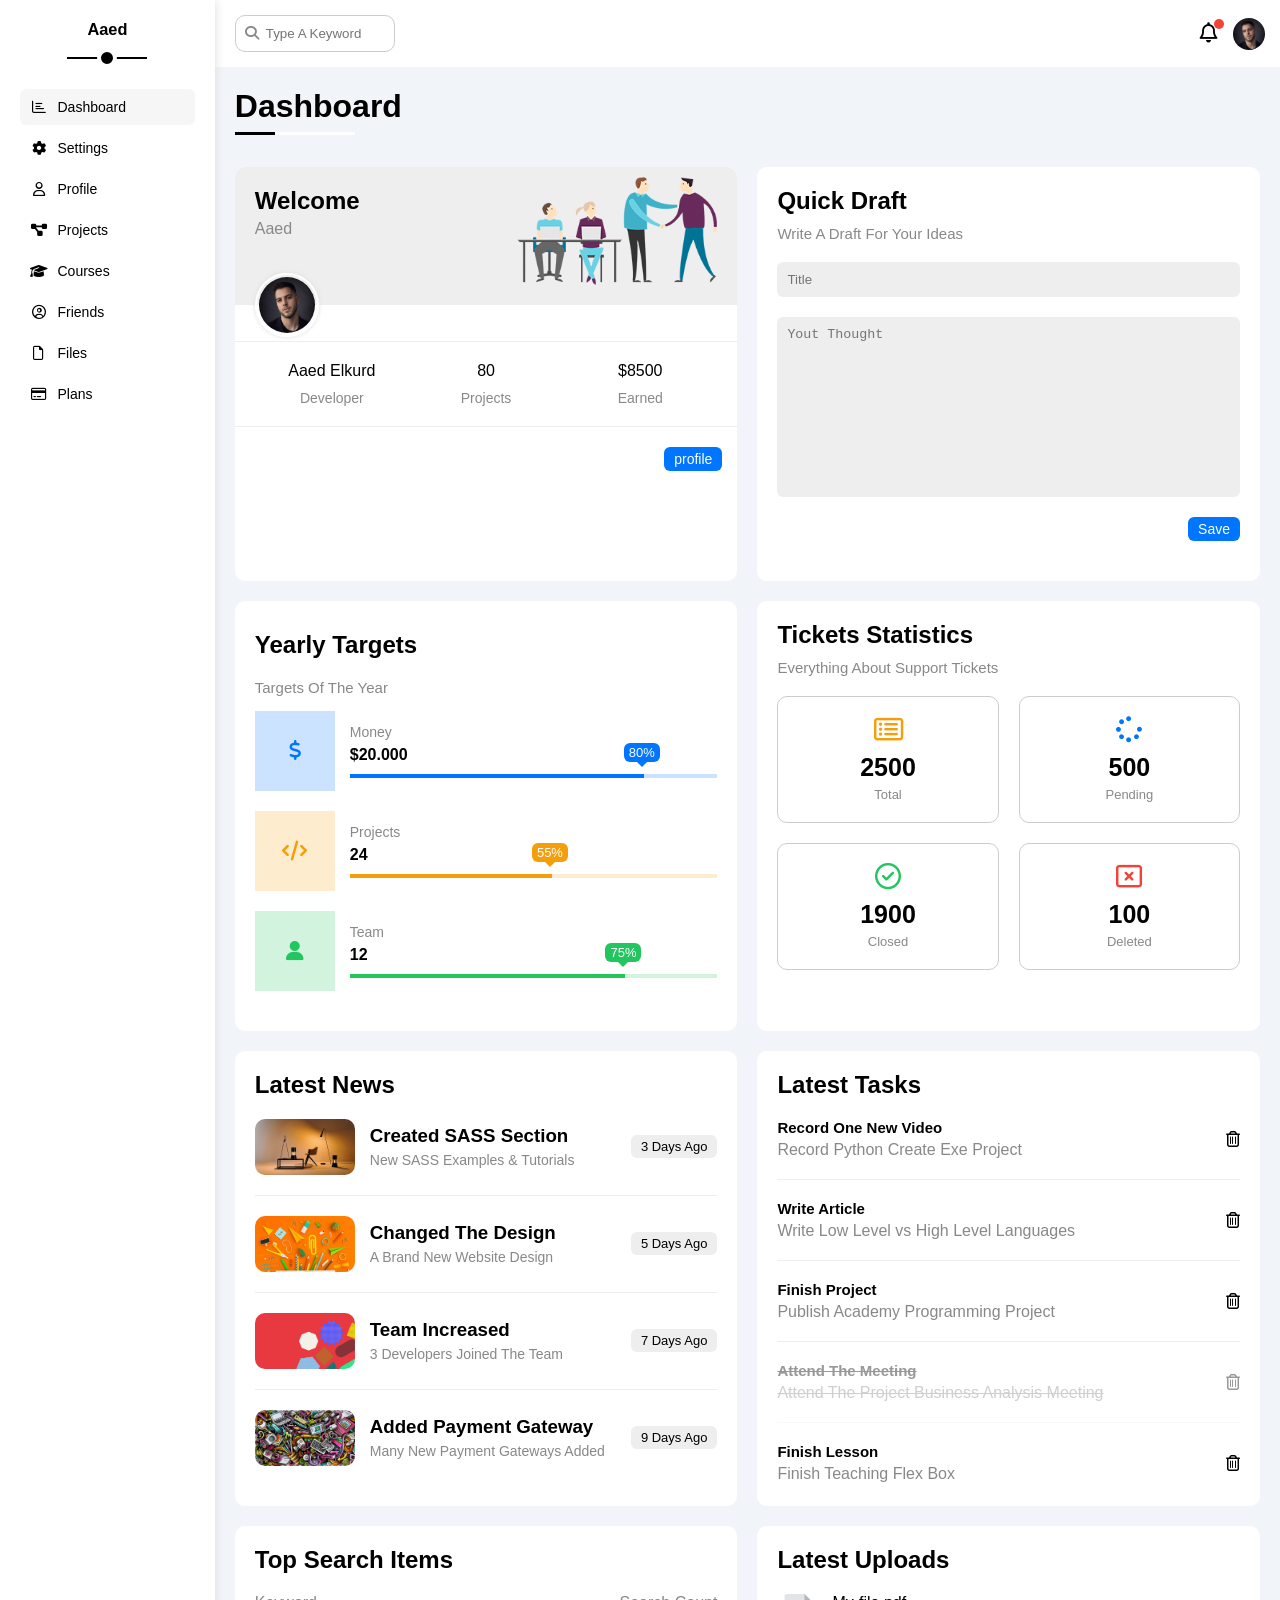
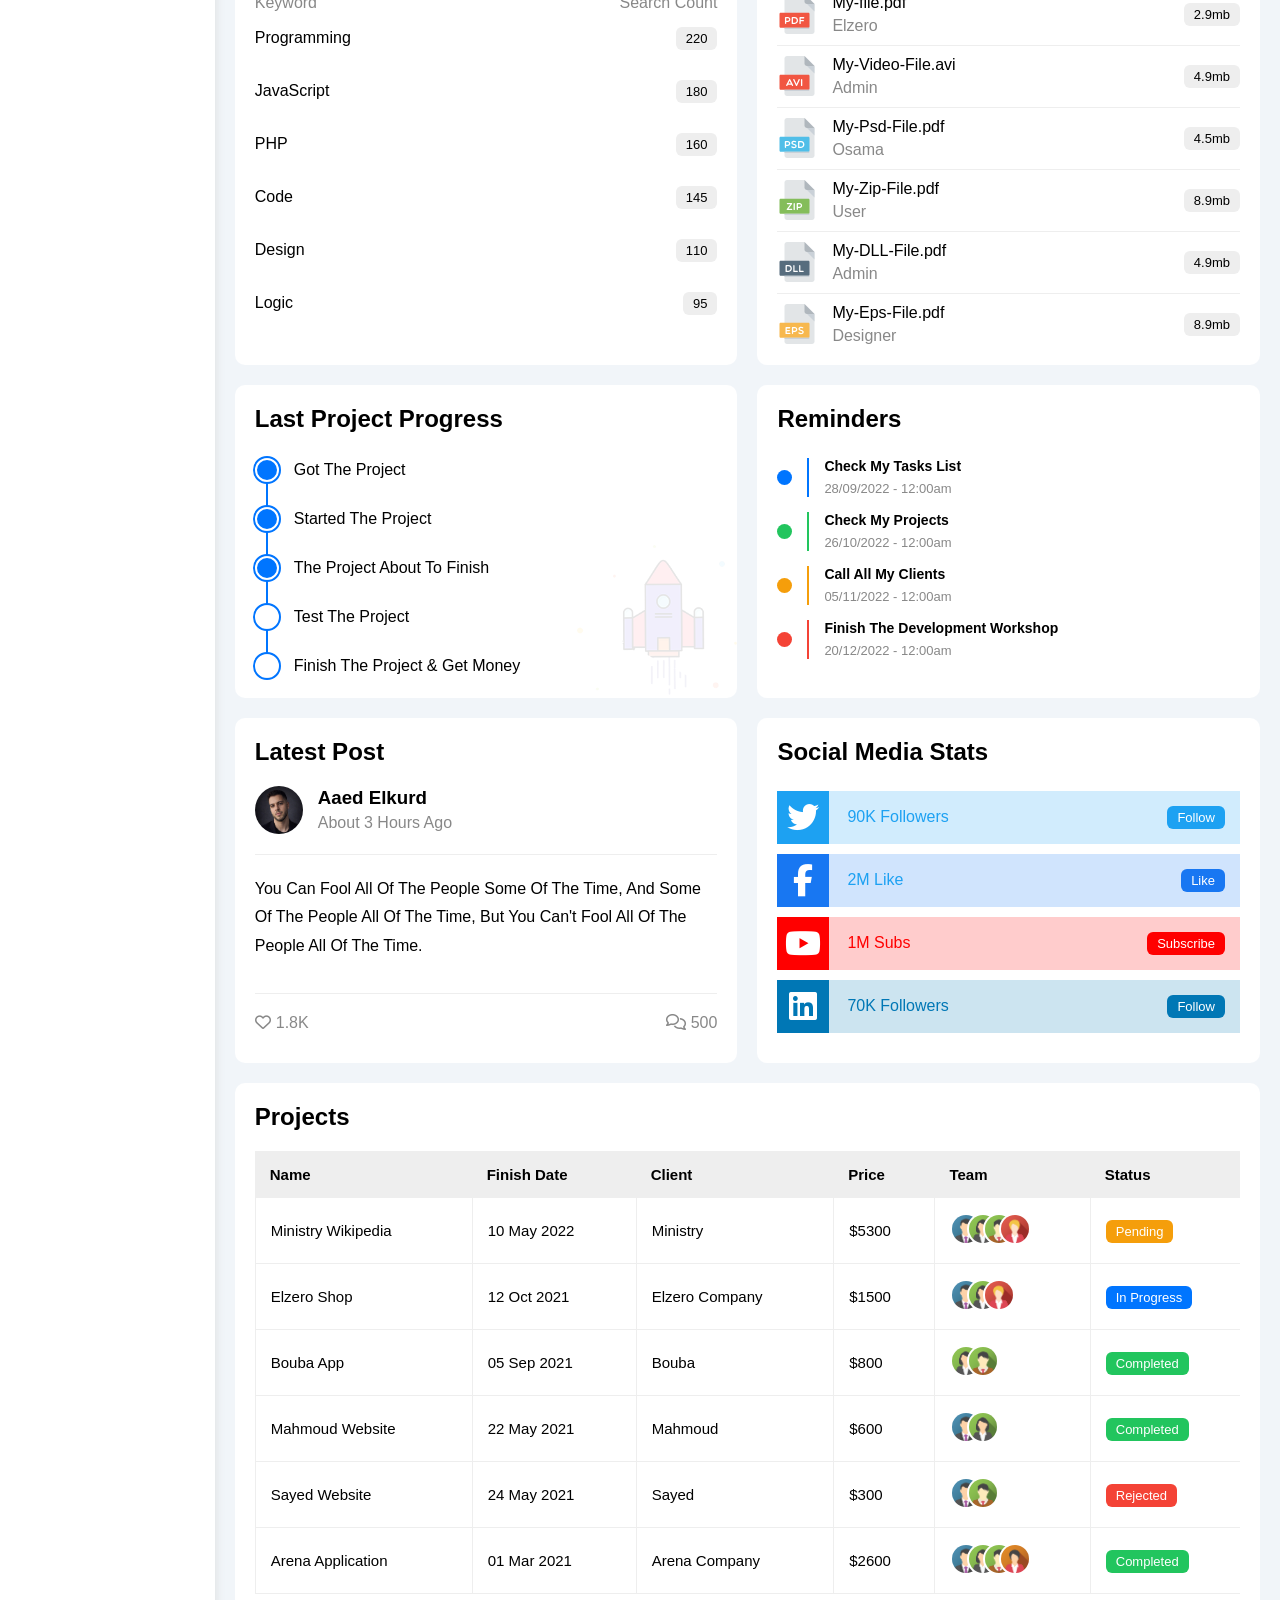
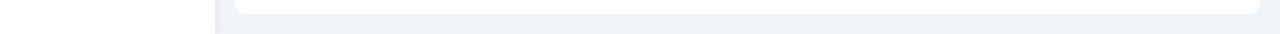
<file: index.html>
<!doctype html>
<html lang="en">
  <head>
    <meta charset="UTF-8" />
    <meta name="viewport" content="width=device-width, initial-scale=1.0" />
    <title>Dashboard</title>
    <link rel="stylesheet" href="css/framework.css" />
    <link rel="stylesheet" href="css/index.css" />
    <!--Font Awesome  -->
    <link rel="stylesheet" href="css/all.min.css" />
    <!-- Fonts Awesome Library -->
    <link
      rel="stylesheet"
      href="https://cdnjs.cloudflare.com/ajax/libs/font-awesome/6.4.0/css/all.min.css"
    />
    <!-- Google Fonts -->
    <link rel="preconnect" href="https://fonts.googleapis.com" />
    <link rel="preconnect" href="https://fonts.gstatic.com" crossorigin />
    <link
      href="https://fonts.googleapis.com/css2?family=Roboto:ital,wght@0,100..900;1,100..900&family=Work+Sans:ital,wght@0,100..900;1,100..900&display=swap"
      rel="stylesheet"
    />
  </head>
  <body>
    <div class="page">
      <!-- Start sidebar -->
      <div class="sidebar">
        <h3>Aaed</h3>
        <div>
          <ul>
            <li>
              <a
                class="active d-flex align-center fs-14 c-black rad-6 p-10"
                href="index.html"
              >
                <i class="fa-regular fa-chart-bar fa-fw"></i>
                <span>Dashboard</span>
              </a>
            </li>
            <li>
              <a
                class="d-flex align-center fs-14 c-black rad-6 p-10"
                href="settings.html"
              >
                <i class="fa-solid fa-gear fa-fw"></i>
                <span>Settings</span>
              </a>
            </li>
            <li>
              <a
                class="d-flex align-center fs-14 c-black rad-6 p-10"
                href="profile.html"
              >
                <i class="fa-regular fa-user fa-fw"></i>
                <span>Profile</span>
              </a>
            </li>
            <li>
              <a
                class="d-flex align-center fs-14 c-black rad-6 p-10"
                href="projects.html"
              >
                <i class="fa-solid fa-diagram-project fa-fw"></i>
                <span>Projects</span>
              </a>
            </li>
            <li>
              <a
                class="d-flex align-center fs-14 c-black rad-6 p-10"
                href="courses.html"
              >
                <i class="fa-solid fa-graduation-cap fa-fw"></i>
                <span>Courses</span>
              </a>
            </li>
            <li>
              <a
                class="d-flex align-center fs-14 c-black rad-6 p-10"
                href="friends.html"
              >
                <i class="fa-regular fa-circle-user fa-fw"></i>
                <span>Friends</span>
              </a>
            </li>
            <li>
              <a
                class="d-flex align-center fs-14 c-black rad-6 p-10"
                href="files.html"
              >
                <i class="fa-regular fa-file fa-fw"></i>
                <span>Files</span>
              </a>
            </li>
            <li>
              <a
                class="d-flex align-center fs-14 c-black rad-6 p-10"
                href="plans.html"
              >
                <i class="fa-regular fa-credit-card fa-fw"></i>
                <span>Plans</span>
              </a>
            </li>
          </ul>
        </div>
      </div>
      <!-- End sidebar -->
      <!-- Strat content -->
      <div class="content">
        <!-- Start head -->
        <div class="head">
          <div class="search">
            <input type="search" placeholder="Type A Keyword" />
          </div>
          <div class="icons">
            <span class="notification">
              <i class="fa-regular fa-bell fa-lg"></i>
            </span>
            <img
              decoding="async"
              src="images/WhatsApp Image 2026-03-17 at 7.28.12 PM.jpeg"
              alt=""
            />
          </div>
        </div>
        <!-- End head -->
        <h1>Dashboard</h1>
        <div class="wrapper">
          <!-- Start welcome widget -->
          <div class="welcome bg-white rad-10 txt-c-mobile block-mobile">
            <div class="intro p-20 d-flex space-between bg-eee">
              <div>
                <h2 class="m-0">Welcome</h2>
                <p class="c-grey">Aaed</p>
              </div>
              <img class="hide-mobile" src="images/welcome.png" alt="" />
            </div>
            <img
              src="images/WhatsApp Image 2026-03-17 at 7.28.12 PM.jpeg"
              alt=""
              class="avatar"
            />
            <div class="body txt-c d-flex p-20 mb-20 black-mobile">
              <div>
                Aaed Elkurd
                <span class="d-block c-grey fs-14 mt-10">Developer</span>
              </div>
              <div>
                80 <span class="d-block c-grey fs-14 mt-10">Projects</span>
              </div>
              <div>
                $8500 <span class="d-block c-grey fs-14 mt-10">Earned</span>
              </div>
            </div>
            <a
              href="profile.html"
              class="visit d-block fs-14 rad-6 bg-blue c-white w-fit btn-shape"
              >profile</a
            >
          </div>
          <!-- End welcome draft widget-->
          <!-- Start Quick Draft Widget -->
          <div class="quick-draft p-20 bg-white rad-10">
            <h2 class="mt-0 mb-10">Quick Draft</h2>
            <p class="mt-0 mb-20 c-grey fs-15">Write A Draft For Your Ideas</p>
            <form action="">
              <input
                class="d-block mb-20 w-full p-10 b-none bg-eee rad-6"
                type="text"
                placeholder="Title"
              />
              <textarea
                class="d-block mb-20 w-full p-10 b-none bg-eee rad-6"
                placeholder="Yout Thought"
                name=""
                id=""
              ></textarea>
              <input
                class="save d-block fs-14 bg-blue c-white b-none w-fit btn-shape"
                type="submit"
                value="Save"
              />
            </form>
          </div>
          <!-- End Quick Draft Widget -->
          <!-- Strat targets -->
          <div class="targets p-20 bg-white rad-10">
            <h2 class="mt-0 mt-10">Yearly Targets</h2>
            <p class="mt-0 mt-20 c-grey fs-15">Targets Of The Year</p>

            <div class="terget-row mb-20 blue center-flex">
              <div class="icon1 center-flex">
                <i class="fa-solid fa-dollar-sign fa-lg c-blue"></i>
              </div>
              <div class="details">
                <span class="fs-14 c-grey">Money</span>
                <span class="d-block mt-5 mb-10 fw-bold">$20.000</span>
                <div class="progress p-relative">
                  <span class="bg-blue blue" style="width: 80%">
                    <span class="bg-blue">80%</span>
                  </span>
                </div>
              </div>
            </div>

            <div class="terget-row mb-20 orange center-flex">
              <div class="icon1 center-flex">
                <i class="fa-solid fa-code fa-lg c-orange"></i>
              </div>
              <div class="details">
                <span class="fs-14 c-grey">Projects</span>
                <span class="d-block mt-5 mb-10 fw-bold">24</span>
                <div class="progress p-relative">
                  <span class="bg-orange orange" style="width: 55%">
                    <span class="bg-orange">55%</span>
                  </span>
                </div>
              </div>
            </div>

            <div class="terget-row mb-20 green center-flex">
              <div class="icon1 center-flex">
                <i class="fa-solid fa-user fa-lg c-green"></i>
              </div>
              <div class="details">
                <span class="fs-14 c-grey">Team</span>
                <span class="d-block mt-5 mb-10 fw-bold">12</span>
                <div class="progress p-relative">
                  <span class="bg-green green" style="width: 75%">
                    <span class="bg-green">75%</span>
                  </span>
                </div>
              </div>
            </div>
          </div>
          <!-- End targets -->
          <!-- Start Ticket Widget -->
          <div class="tickets p-20 bg-white rad-10">
            <h2 class="mt-0 mb-10">Tickets Statistics</h2>
            <p class="mt-0 mb-20 c-grey fs-15">
              Everything About Support Tickets
            </p>
            <div class="d-flex txt-c gap-20 f-wrap">
              <div class="box p-20 rad-10 fs-13 c-grey">
                <i
                  class="fa-regular fa-rectangle-list fa-2x mb-10 c-orange"
                ></i>
                <span class="d-block c-black fw-bold fs-25 mb-5">2500</span>
                Total
              </div>
              <div class="box p-20 rad-10 fs-13 c-grey">
                <i class="fa-solid fa-spinner fa-2x mb-10 c-blue"></i>
                <span class="d-block c-black fw-bold fs-25 mb-5">500</span>
                Pending
              </div>
              <div class="box p-20 rad-10 fs-13 c-grey">
                <i class="fa-regular fa-circle-check fa-2x mb-10 c-green"></i>
                <span class="d-block c-black fw-bold fs-25 mb-5">1900</span>
                Closed
              </div>
              <div class="box p-20 rad-10 fs-13 c-grey">
                <i class="fa-regular fa-rectangle-xmark fa-2x mb-10 c-red"></i>
                <span class="d-block c-black fw-bold fs-25 mb-5">100</span>
                Deleted
              </div>
            </div>
          </div>
          <!-- End Ticket Widget -->
          <!-- Start latest news -->
          <div class="latest">
            <h2>Latest News</h2>
            <div>
              <div class="latest-row bo-ra">
                <img src="images/news-01.png" alt="" />
                <div class="flex">
                  <div>
                    <h3>Created SASS Section</h3>
                    <p>New SASS Examples & Tutorials</p>
                  </div>
                  <div class="b">3 Days Ago</div>
                </div>
              </div>

              <div class="latest-row p1-20 bo-ra">
                <img src="images/news-02.png" alt="" />
                <div class="flex">
                  <div>
                    <h3>Changed The Design</h3>
                    <p>A Brand New Website Design</p>
                  </div>
                  <div class="b">5 Days Ago</div>
                </div>
              </div>

              <div class="latest-row p1-20 bo-ra">
                <img src="images/news-03.png" alt="" />
                <div class="flex">
                  <div>
                    <h3>Team Increased</h3>
                    <p>3 Developers Joined The Team</p>
                  </div>
                  <div class="b">7 Days Ago</div>
                </div>
              </div>

              <div class="latest-row pt1-20">
                <img src="images/news-04.png" alt="" />
                <div class="flex">
                  <div>
                    <h3>Added Payment Gateway</h3>
                    <p>Many New Payment Gateways Added</p>
                  </div>
                  <div class="b">9 Days Ago</div>
                </div>
              </div>
            </div>
          </div>
          <!-- End latest news -->
          <!-- Start Latest Tasks -->
          <div class="latest-t">
            <h2 class="mt-0">Latest Tasks</h2>
            <div class="bo-ra pb-20">
              <div class="latest-t-row">
                <div>
                  <h3>Record One New Video</h3>
                  <p>Record Python Create Exe Project</p>
                </div>
                <i class="fa-regular fa-trash-can delete"></i>
              </div>
            </div>

            <div class="bo-ra p1-20">
              <div class="latest-t-row">
                <div>
                  <h3>Write Article</h3>
                  <p>Write Low Level vs High Level Languages</p>
                </div>
                <i class="fa-regular fa-trash-can delete"></i>
              </div>
            </div>

            <div class="bo-ra p1-20">
              <div class="latest-t-row">
                <div>
                  <h3>Finish Project</h3>
                  <p>Publish Academy Programming Project</p>
                </div>
                <i class="fa-regular fa-trash-can delete"></i>
              </div>
            </div>

            <div class="bo-ra p1-20 done">
              <div class="latest-t-row">
                <div>
                  <h3>Attend The Meeting</h3>
                  <p>Attend The Project Business Analysis Meeting</p>
                </div>
                <i class="fa-regular fa-trash-can delete"></i>
              </div>
            </div>

            <div class="p1-20">
              <div class="latest-t-row">
                <div>
                  <h3>Finish Lesson</h3>
                  <p>Finish Teaching Flex Box</p>
                </div>
                <i class="fa-regular fa-trash-can delete"></i>
              </div>
            </div>
          </div>
          <!-- End Latest Tasks -->
          <!-- Start Top Search Items -->
          <div class="search-item">
            <h2 class="mt-0">Top Search Items</h2>
            <div class="p">
              <p>Keyword</p>
              <p>Search Count</p>
            </div>
            <div>
              <div class="search-item-row">
                <span>Programming</span>
                <span class="n">220</span>
              </div>
              <div class="search-item-row">
                <span>JavaScript</span>
                <span class="n">180</span>
              </div>
              <div class="search-item-row">
                <span>PHP</span>
                <span class="n">160</span>
              </div>
              <div class="search-item-row">
                <span>Code</span>
                <span class="n">145</span>
              </div>
              <div class="search-item-row">
                <span>Design</span>
                <span class="n">110</span>
              </div>
              <div class="search-item-row">
                <span>Logic</span>
                <span class="n">95</span>
              </div>
            </div>
          </div>
          <!-- End Top Search Items -->
          <!-- Start Latest Uploads -->
          <div class="latest-up">
            <h2 class="mt-0">Latest Uploads</h2>
            <div class="bo-ra pb1-10">
              <div class="latest-up-row">
                <img src="images/pdf.svg" alt="" />
                <div class="fl">
                  <div>
                    <span>My-file.pdf</span>
                    <p>Elzero</p>
                  </div>
                </div>
                <span class="s">2.9mb</span>
              </div>
            </div>

            <div class="bo-ra p1-10">
              <div class="latest-up-row">
                <img src="images/avi.svg" alt="" />
                <div class="fl">
                  <div>
                    <span>My-Video-File.avi</span>
                    <p>Admin</p>
                  </div>
                </div>
                <span class="s">4.9mb</span>
              </div>
            </div>

            <div class="bo-ra p1-10">
              <div class="latest-up-row">
                <img src="images/psd.svg" alt="" />
                <div class="fl">
                  <div>
                    <span>My-Psd-File.pdf</span>
                    <p>Osama</p>
                  </div>
                </div>
                <span class="s">4.5mb</span>
              </div>
            </div>

            <div class="bo-ra p1-10">
              <div class="latest-up-row">
                <img src="images/zip.svg" alt="" />
                <div class="fl">
                  <div>
                    <span>My-Zip-File.pdf</span>
                    <p>User</p>
                  </div>
                </div>
                <span class="s">8.9mb</span>
              </div>
            </div>

            <div class="bo-ra p1-10">
              <div class="latest-up-row">
                <img src="images/dll.svg" alt="" />
                <div class="fl">
                  <div>
                    <span>My-DLL-File.pdf</span>
                    <p>Admin</p>
                  </div>
                </div>
                <span class="s">4.9mb</span>
              </div>
            </div>

            <div class="pt1-10">
              <div class="latest-up-row">
                <img src="images/eps.svg" alt="" />
                <div class="fl">
                  <div>
                    <span>My-Eps-File.pdf</span>
                    <p>Designer</p>
                  </div>
                </div>
                <span class="s">8.9mb</span>
              </div>
            </div>
          </div>
          <!-- End Latest Uploads -->
          <!-- Start Last Project Progress  -->
          <div class="last-project">
            <h2 class="mt-0">Last Project Progress</h2>
            <ul>
              <li class="done1">Got The Project</li>
              <li class="done1">Started The Project</li>
              <li class="done1">The Project About To Finish</li>
              <li class="current">Test The Project</li>
              <li>Finish The Project & Get Money</li>
            </ul>
            <img
              decoding="async"
              class="launch-icon"
              src="images/project.png"
              alt=""
            />
          </div>
          <!-- End Last Project Progress -->
          <!-- Start Reminders Widget -->
          <div class="reminders">
            <h2 class="mt-0">Reminders</h2>
            <ul>
              <li>
                <span class="key bg-blue"></span>
                <div class="blue">
                  <p>Check My Tasks List</p>
                  <span>28/09/2022 - 12:00am</span>
                </div>
              </li>
              <li>
                <span class="key bg-green"></span>
                <div class="green">
                  <p>Check My Projects</p>
                  <span>26/10/2022 - 12:00am</span>
                </div>
              </li>
              <li>
                <span class="key bg-orange"></span>
                <div class="orange">
                  <p>Call All My Clients</p>
                  <span>05/11/2022 - 12:00am</span>
                </div>
              </li>
              <li>
                <span class="key bg-red"></span>
                <div class="red">
                  <p>Finish The Development Workshop</p>
                  <span>20/12/2022 - 12:00am</span>
                </div>
              </li>
            </ul>
          </div>
          <!-- End Reminders Widget -->
          <!-- Start Latest Post -->
          <div class="latest">
            <h2 class="mt-0">Latest Post</h2>
            <div class="latest-row3">
              <div class="post">
                <img
                  src="images/WhatsApp Image 2026-03-17 at 7.28.12 PM.jpeg"
                  alt=""
                />
                <div>
                  <h3>Aaed Elkurd</h3>
                  <span>About 3 Hours Ago</span>
                </div>
              </div>
              <div class="paragraph">
                <p>
                  You can fool all of the people some of the time, and some of
                  the people all of the time, but you can't fool all of the
                  people all of the time.
                </p>
              </div>
              <div class="icon">
                <span><i class="fa-regular fa-heart"></i>1.8K</span>
                <span><i class="fa-regular fa-comments"></i>500</span>
              </div>
            </div>
          </div>
          <!-- End Latest Post -->
          <!-- Start Social Media Stats Widget -->
          <div class="social-media">
            <h2 class="mt-0 mb-25">Social Media Stats</h2>
            <div class="box twitter">
              <i class="fa-brands fa-twitter"></i>
              <span>90K Followers</span>
              <a href="#">Follow</a>
            </div>
            <div class="box facebook">
              <i class="fa-brands fa-facebook-f"></i>
              <span>2M Like</span>
              <a href="#">Like</a>
            </div>
            <div class="box youtube">
              <i class="fa-brands fa-youtube"></i>
              <span>1M Subs</span>
              <a href="#">Subscribe</a>
            </div>
            <div class="box linkedin">
              <i class="fa-brands fa-linkedin"></i>
              <span>70K Followers</span>
              <a href="#">Follow</a>
            </div>
          </div>
          <!-- Start End Media Stats Widget -->
        </div>
        <!-- Start Projects Table -->
        <div class="projects">
          <h2 class="mt-0 mb-20">Projects</h2>
          <div class="responsive-table">
            <table>
              <thead>
                <tr>
                  <td>Name</td>
                  <td>Finish Date</td>
                  <td>Client</td>
                  <td>Price</td>
                  <td>Team</td>
                  <td>Status</td>
                </tr>
              </thead>
              <tbody>
                <tr>
                  <td>Ministry Wikipedia</td>
                  <td>10 May 2022</td>
                  <td>Ministry</td>
                  <td>$5300</td>
                  <td>
                    <img decoding="async" src="images/team-01.png" alt="" />
                    <img decoding="async" src="images/team-02.png" alt="" />
                    <img decoding="async" src="images/team-03.png" alt="" />
                    <img decoding="async" src="images/team-05.png" alt="" />
                  </td>
                  <td>
                    <span class="label btn-shape bg-orange c-white"
                      >Pending</span
                    >
                  </td>
                </tr>
                <tr>
                  <td>Elzero Shop</td>
                  <td>12 Oct 2021</td>
                  <td>Elzero Company</td>
                  <td>$1500</td>
                  <td>
                    <img decoding="async" src="images/team-01.png" alt="" />
                    <img decoding="async" src="images/team-02.png" alt="" />
                    <img decoding="async" src="images/team-05.png" alt="" />
                  </td>
                  <td>
                    <span class="label btn-shape bg-blue c-white"
                      >In Progress</span
                    >
                  </td>
                </tr>
                <tr>
                  <td>Bouba App</td>
                  <td>05 Sep 2021</td>
                  <td>Bouba</td>
                  <td>$800</td>
                  <td>
                    <img decoding="async" src="images/team-02.png" alt="" />
                    <img decoding="async" src="images/team-03.png" alt="" />
                  </td>
                  <td>
                    <span class="label btn-shape bg-green c-white"
                      >Completed</span
                    >
                  </td>
                </tr>
                <tr>
                  <td>Mahmoud Website</td>
                  <td>22 May 2021</td>
                  <td>Mahmoud</td>
                  <td>$600</td>
                  <td>
                    <img decoding="async" src="images/team-01.png" alt="" />
                    <img decoding="async" src="images/team-02.png" alt="" />
                  </td>
                  <td>
                    <span class="label btn-shape bg-green c-white"
                      >Completed</span
                    >
                  </td>
                </tr>
                <tr>
                  <td>Sayed Website</td>
                  <td>24 May 2021</td>
                  <td>Sayed</td>
                  <td>$300</td>
                  <td>
                    <img decoding="async" src="images/team-01.png" alt="" />
                    <img decoding="async" src="images/team-03.png" alt="" />
                  </td>
                  <td>
                    <span class="label btn-shape bg-red c-white">Rejected</span>
                  </td>
                </tr>
                <tr>
                  <td>Arena Application</td>
                  <td>01 Mar 2021</td>
                  <td>Arena Company</td>
                  <td>$2600</td>
                  <td>
                    <img decoding="async" src="images/team-01.png" alt="" />
                    <img decoding="async" src="images/team-02.png" alt="" />
                    <img decoding="async" src="images/team-03.png" alt="" />
                    <img decoding="async" src="images/team-04.png" alt="" />
                  </td>
                  <td>
                    <span class="label btn-shape bg-green c-white"
                      >Completed</span
                    >
                  </td>
                </tr>
              </tbody>
            </table>
          </div>
        </div>
        <!-- End Projects Table -->
      </div>
      <!-- End content -->
    </div>
  </body>
</html>
</file>
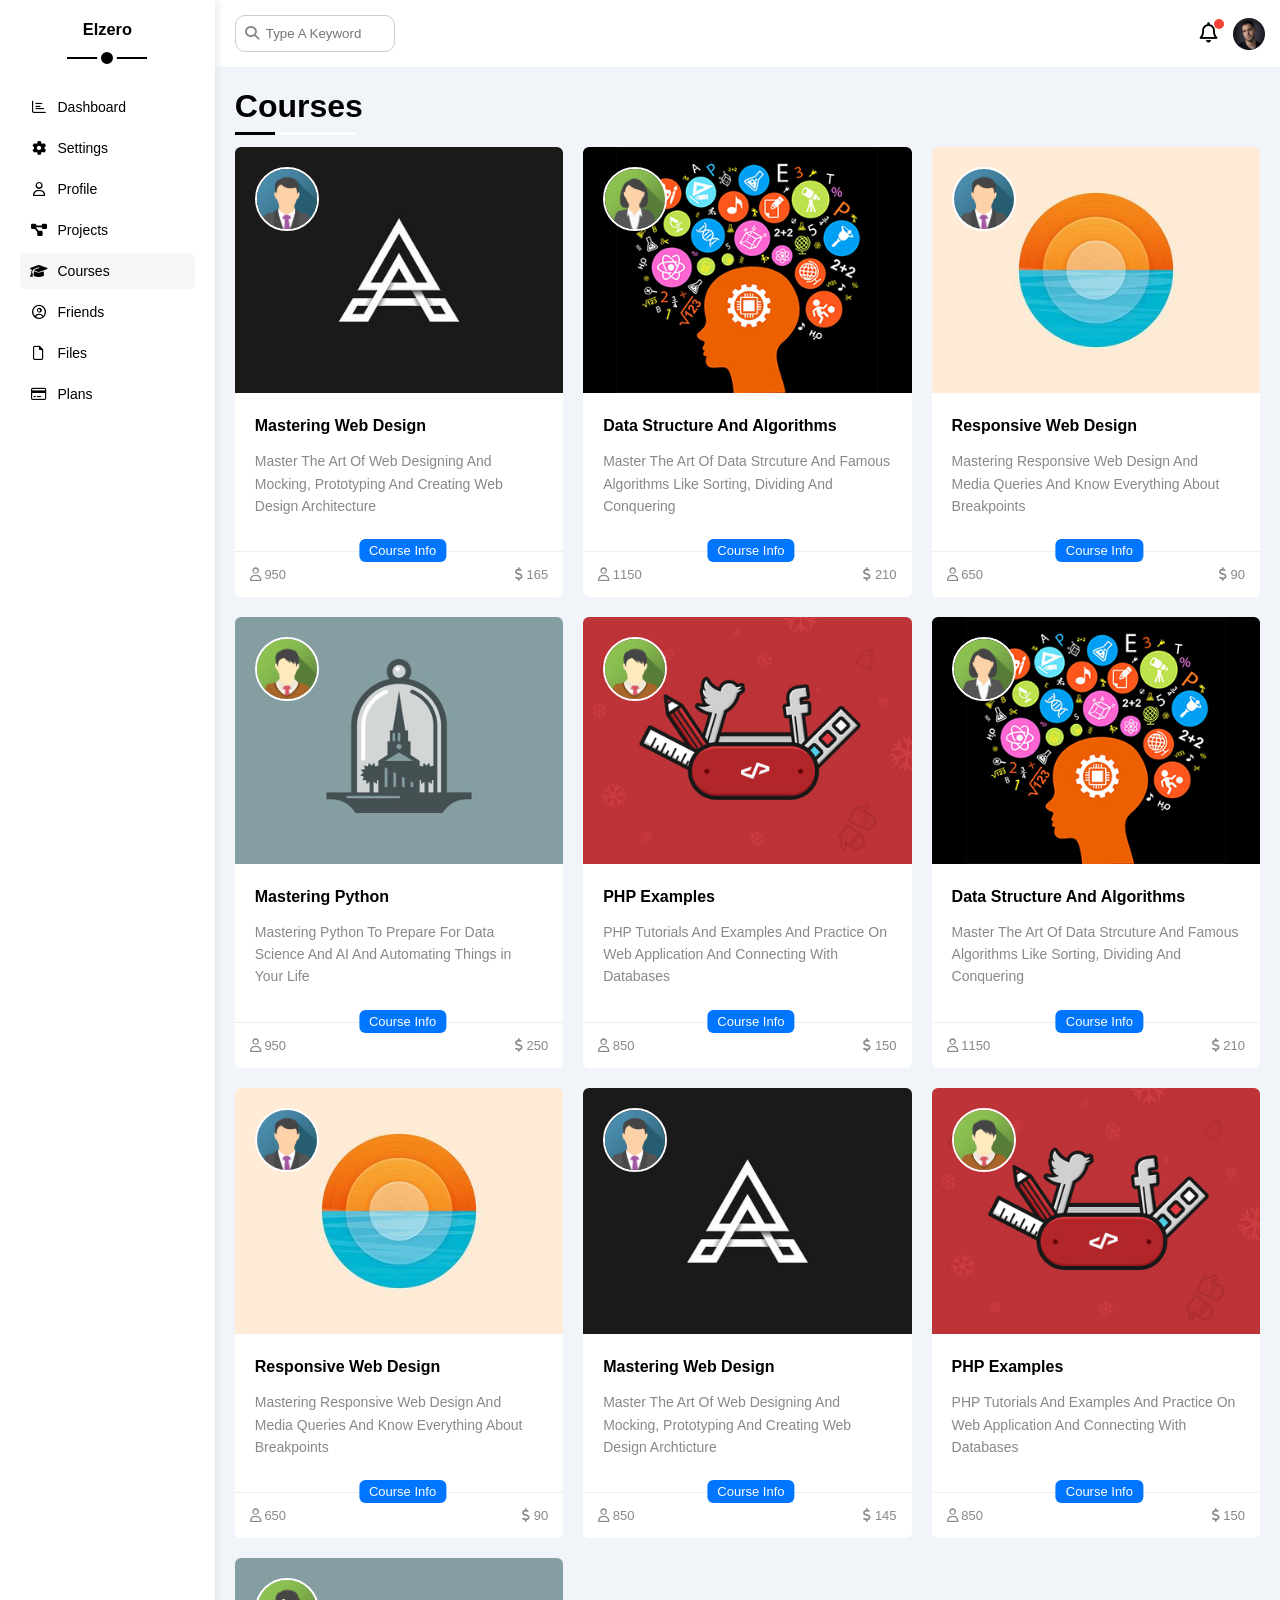
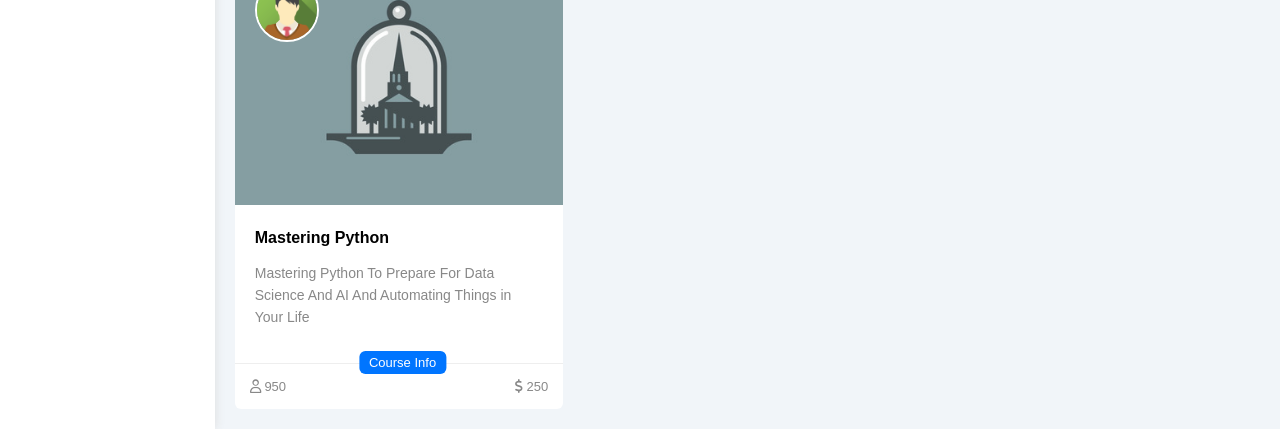
<file: courses.html>
<!doctype html>
<html lang="en">
  <head>
    <meta charset="UTF-8" />
    <meta name="viewport" content="width=device-width, initial-scale=1.0" />
    <title>Dashboard</title>
    <link rel="stylesheet" href="css/framework.css" />
    <link rel="stylesheet" href="css/index.css" />
    <!--Font Awesome  -->
    <link rel="stylesheet" href="css/all.min.css" />
    <!-- Fonts Awesome Library -->
    <link
      rel="stylesheet"
      href="https://cdnjs.cloudflare.com/ajax/libs/font-awesome/6.4.0/css/all.min.css"
    />
    <!-- Google Fonts -->
    <link rel="preconnect" href="https://fonts.googleapis.com" />
    <link rel="preconnect" href="https://fonts.gstatic.com" crossorigin />
    <link
      href="https://fonts.googleapis.com/css2?family=Roboto:ital,wght@0,100..900;1,100..900&family=Work+Sans:ital,wght@0,100..900;1,100..900&display=swap"
      rel="stylesheet"
    />
  </head>
  <body>
    <div class="page d-flex">
      <div class="sidebar bg-white p-20 p-relative">
        <h3 class="p-relative txt-c mt-0">Elzero</h3>
        <ul>
          <li>
            <a
              class="d-flex align-center fs-14 c-black rad-6 p-10"
              href="index.html"
            >
              <i class="fa-regular fa-chart-bar fa-fw"></i>
              <span>Dashboard</span>
            </a>
          </li>
          <li>
            <a
              class="d-flex align-center fs-14 c-black rad-6 p-10"
              href="settings.html"
            >
              <i class="fa-solid fa-gear fa-fw"></i>
              <span>Settings</span>
            </a>
          </li>
          <li>
            <a
              class="d-flex align-center fs-14 c-black rad-6 p-10"
              href="profile.html"
            >
              <i class="fa-regular fa-user fa-fw"></i>
              <span>Profile</span>
            </a>
          </li>
          <li>
            <a
              class="d-flex align-center fs-14 c-black rad-6 p-10"
              href="projects.html"
            >
              <i class="fa-solid fa-diagram-project fa-fw"></i>
              <span>Projects</span>
            </a>
          </li>
          <li>
            <a
              class="active d-flex align-center fs-14 c-black rad-6 p-10"
              href="courses.html"
            >
              <i class="fa-solid fa-graduation-cap fa-fw"></i>
              <span>Courses</span>
            </a>
          </li>
          <li>
            <a
              class="d-flex align-center fs-14 c-black rad-6 p-10"
              href="friends.html"
            >
              <i class="fa-regular fa-circle-user fa-fw"></i>
              <span>Friends</span>
            </a>
          </li>
          <li>
            <a
              class="d-flex align-center fs-14 c-black rad-6 p-10"
              href="files.html"
            >
              <i class="fa-regular fa-file fa-fw"></i>
              <span>Files</span>
            </a>
          </li>
          <li>
            <a
              class="d-flex align-center fs-14 c-black rad-6 p-10"
              href="plans.html"
            >
              <i class="fa-regular fa-credit-card fa-fw"></i>
              <span>Plans</span>
            </a>
          </li>
        </ul>
      </div>
      <div class="content w-full">
        <!-- Start Head -->
        <div class="head bg-white p-15 between-flex">
          <div class="search p-relative">
            <input class="p-10" type="search" placeholder="Type A Keyword" />
          </div>
          <div class="icons d-flex align-center">
            <span class="notification p-relative">
              <i class="fa-regular fa-bell fa-lg"></i>
            </span>
            <img
              decoding="async"
              src="images/WhatsApp Image 2026-03-17 at 7.28.12 PM.jpeg"
              alt=""
            />
          </div>
        </div>
        <!-- End Head -->
        <h1 class="p-relative">Courses</h1>
        <div class="courses-page d-grid m-20 gap-20">
          <div class="course bg-white rad-6 p-relative">
            <img
              decoding="async"
              class="cover"
              src="images/course-01.jpg"
              alt=""
            />
            <img
              decoding="async"
              class="instructor"
              src="images/team-01.png"
              alt=""
            />
            <div class="p-20">
              <h4 class="m-0">Mastering Web Design</h4>
              <p class="description c-grey mt-15 fs-14">
                Master The Art Of Web Designing And Mocking, Prototyping And
                Creating Web Design Architecture
              </p>
            </div>
            <div class="info p-15 p-relative between-flex">
              <span class="title bg-blue c-white btn-shape">Course Info</span>
              <span class="c-grey">
                <i class="fa-regular fa-user"></i>
                950
              </span>
              <span class="c-grey">
                <i class="fa-solid fa-dollar-sign"></i>
                165
              </span>
            </div>
          </div>
          <div class="course bg-white rad-6 p-relative">
            <img
              decoding="async"
              class="cover"
              src="images/course-02.jpg"
              alt=""
            />
            <img
              decoding="async"
              class="instructor"
              src="images/team-02.png"
              alt=""
            />
            <div class="p-20">
              <h4 class="m-0">Data Structure And Algorithms</h4>
              <p class="description c-grey mt-15 fs-14">
                Master The Art Of Data Strcuture And Famous Algorithms Like
                Sorting, Dividing And Conquering
              </p>
            </div>
            <div class="info p-15 p-relative between-flex">
              <span class="title bg-blue c-white btn-shape">Course Info</span>
              <span class="c-grey">
                <i class="fa-regular fa-user"></i> 1150</span
              >
              <span class="c-grey"
                ><i class="fa-solid fa-dollar-sign"></i> 210</span
              >
            </div>
          </div>
          <div class="course bg-white rad-6 p-relative">
            <img
              decoding="async"
              class="cover"
              src="images/course-03.jpg"
              alt=""
            />
            <img
              decoding="async"
              class="instructor"
              src="images/team-01.png"
              alt=""
            />
            <div class="p-20">
              <h4 class="m-0">Responsive Web Design</h4>
              <p class="description c-grey mt-15 fs-14">
                Mastering Responsive Web Design And Media Queries And Know
                Everything About Breakpoints
              </p>
            </div>
            <div class="info p-15 p-relative between-flex">
              <span class="title bg-blue c-white btn-shape">Course Info</span>
              <span class="c-grey">
                <i class="fa-regular fa-user"></i> 650</span
              >
              <span class="c-grey"
                ><i class="fa-solid fa-dollar-sign"></i> 90</span
              >
            </div>
          </div>
          <div class="course bg-white rad-6 p-relative">
            <img
              decoding="async"
              class="cover"
              src="images/course-04.jpg"
              alt=""
            />
            <img
              decoding="async"
              class="instructor"
              src="images/team-03.png"
              alt=""
            />
            <div class="p-20">
              <h4 class="m-0">Mastering Python</h4>
              <p class="description c-grey mt-15 fs-14">
                Mastering Python To Prepare For Data Science And AI And
                Automating Things in Your Life
              </p>
            </div>
            <div class="info p-15 p-relative between-flex">
              <span class="title bg-blue c-white btn-shape">Course Info</span>
              <span class="c-grey">
                <i class="fa-regular fa-user"></i> 950</span
              >
              <span class="c-grey"
                ><i class="fa-solid fa-dollar-sign"></i> 250</span
              >
            </div>
          </div>
          <div class="course bg-white rad-6 p-relative">
            <img
              decoding="async"
              class="cover"
              src="images/course-05.jpg"
              alt=""
            />
            <img
              decoding="async"
              class="instructor"
              src="images/team-03.png"
              alt=""
            />
            <div class="p-20">
              <h4 class="m-0">PHP Examples</h4>
              <p class="description c-grey mt-15 fs-14">
                PHP Tutorials And Examples And Practice On Web Application And
                Connecting With Databases
              </p>
            </div>
            <div class="info p-15 p-relative between-flex">
              <span class="title bg-blue c-white btn-shape">Course Info</span>
              <span class="c-grey">
                <i class="fa-regular fa-user"></i> 850</span
              >
              <span class="c-grey"
                ><i class="fa-solid fa-dollar-sign"></i> 150</span
              >
            </div>
          </div>
          <div class="course bg-white rad-6 p-relative">
            <img
              decoding="async"
              class="cover"
              src="images/course-02.jpg"
              alt=""
            />
            <img
              decoding="async"
              class="instructor"
              src="images/team-02.png"
              alt=""
            />
            <div class="p-20">
              <h4 class="m-0">Data Structure And Algorithms</h4>
              <p class="description c-grey mt-15 fs-14">
                Master The Art Of Data Strcuture And Famous Algorithms Like
                Sorting, Dividing And Conquering
              </p>
            </div>
            <div class="info p-15 p-relative between-flex">
              <span class="title bg-blue c-white btn-shape">Course Info</span>
              <span class="c-grey">
                <i class="fa-regular fa-user"></i> 1150</span
              >
              <span class="c-grey"
                ><i class="fa-solid fa-dollar-sign"></i> 210</span
              >
            </div>
          </div>
          <div class="course bg-white rad-6 p-relative">
            <img
              decoding="async"
              class="cover"
              src="images/course-03.jpg"
              alt=""
            />
            <img
              decoding="async"
              class="instructor"
              src="images/team-01.png"
              alt=""
            />
            <div class="p-20">
              <h4 class="m-0">Responsive Web Design</h4>
              <p class="description c-grey mt-15 fs-14">
                Mastering Responsive Web Design And Media Queries And Know
                Everything About Breakpoints
              </p>
            </div>
            <div class="info p-15 p-relative between-flex">
              <span class="title bg-blue c-white btn-shape">Course Info</span>
              <span class="c-grey">
                <i class="fa-regular fa-user"></i> 650</span
              >
              <span class="c-grey"
                ><i class="fa-solid fa-dollar-sign"></i> 90</span
              >
            </div>
          </div>
          <div class="course bg-white rad-6 p-relative">
            <img
              decoding="async"
              class="cover"
              src="images/course-01.jpg"
              alt=""
            />
            <img
              decoding="async"
              class="instructor"
              src="images/team-01.png"
              alt=""
            />
            <div class="p-20">
              <h4 class="m-0">Mastering Web Design</h4>
              <p class="description c-grey mt-15 fs-14">
                Master The Art Of Web Designing And Mocking, Prototyping And
                Creating Web Design Archticture
              </p>
            </div>
            <div class="info p-15 p-relative between-flex">
              <span class="title bg-blue c-white btn-shape">Course Info</span>
              <span class="c-grey">
                <i class="fa-regular fa-user"></i> 850</span
              >
              <span class="c-grey"
                ><i class="fa-solid fa-dollar-sign"></i> 145</span
              >
            </div>
          </div>
          <div class="course bg-white rad-6 p-relative">
            <img
              decoding="async"
              class="cover"
              src="images/course-05.jpg"
              alt=""
            />
            <img
              decoding="async"
              class="instructor"
              src="images/team-03.png"
              alt=""
            />
            <div class="p-20">
              <h4 class="m-0">PHP Examples</h4>
              <p class="description c-grey mt-15 fs-14">
                PHP Tutorials And Examples And Practice On Web Application And
                Connecting With Databases
              </p>
            </div>
            <div class="info p-15 p-relative between-flex">
              <span class="title bg-blue c-white btn-shape">Course Info</span>
              <span class="c-grey">
                <i class="fa-regular fa-user"></i> 850</span
              >
              <span class="c-grey"
                ><i class="fa-solid fa-dollar-sign"></i> 150</span
              >
            </div>
          </div>
          <div class="course bg-white rad-6 p-relative">
            <img
              decoding="async"
              class="cover"
              src="images/course-04.jpg"
              alt=""
            />
            <img
              decoding="async"
              class="instructor"
              src="images/team-03.png"
              alt=""
            />
            <div class="p-20">
              <h4 class="m-0">Mastering Python</h4>
              <p class="description c-grey mt-15 fs-14">
                Mastering Python To Prepare For Data Science And AI And
                Automating Things in Your Life
              </p>
            </div>
            <div class="info p-15 p-relative between-flex">
              <span class="title bg-blue c-white btn-shape">Course Info</span>
              <span class="c-grey">
                <i class="fa-regular fa-user"></i> 950</span
              >
              <span class="c-grey"
                ><i class="fa-solid fa-dollar-sign"></i> 250</span
              >
            </div>
          </div>
        </div>
      </div>
    </div>
  </body>
</html>
</file>
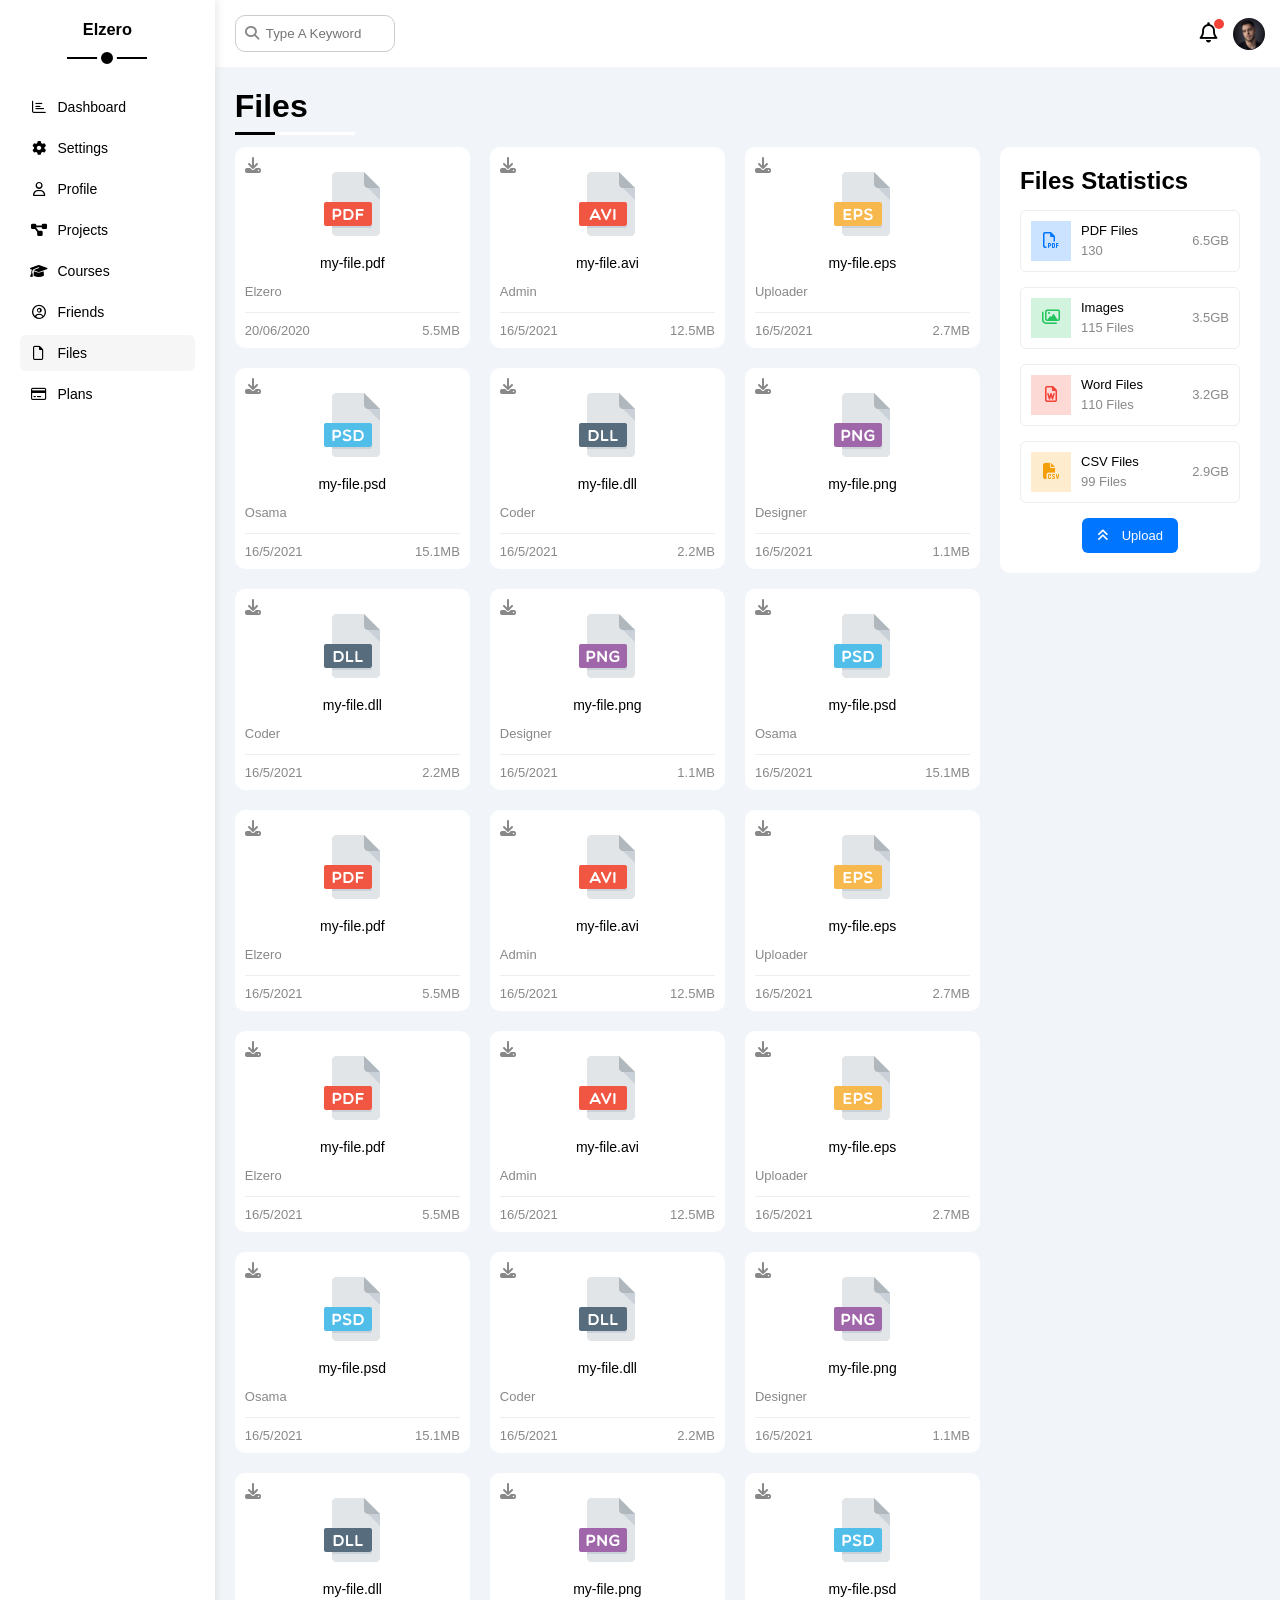
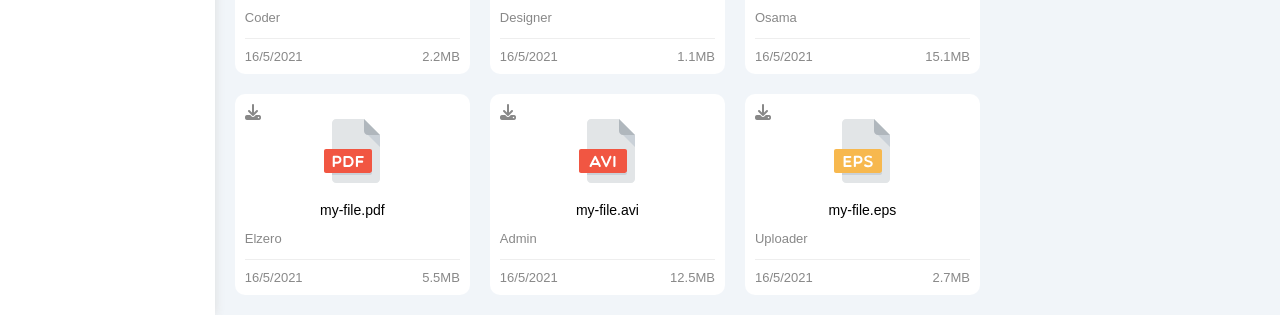
<file: files.html>
<!doctype html>
<html lang="en">
  <head>
    <meta charset="UTF-8" />
    <meta name="viewport" content="width=device-width, initial-scale=1.0" />
    <title>Dashboard</title>
    <link rel="stylesheet" href="css/framework.css" />
    <link rel="stylesheet" href="css/index.css" />
    <!--Font Awesome  -->
    <link rel="stylesheet" href="css/all.min.css" />
    <!-- Fonts Awesome Library -->
    <link
      rel="stylesheet"
      href="https://cdnjs.cloudflare.com/ajax/libs/font-awesome/6.4.0/css/all.min.css"
    />
    <!-- Google Fonts -->
    <link rel="preconnect" href="https://fonts.googleapis.com" />
    <link rel="preconnect" href="https://fonts.gstatic.com" crossorigin />
    <link
      href="https://fonts.googleapis.com/css2?family=Roboto:ital,wght@0,100..900;1,100..900&family=Work+Sans:ital,wght@0,100..900;1,100..900&display=swap"
      rel="stylesheet"
    />
  </head>
  <body>
    <div class="page d-flex">
      <div class="sidebar bg-white p-20 p-relative">
        <h3 class="p-relative txt-c mt-0">Elzero</h3>
        <ul>
          <li>
            <a
              class="d-flex align-center fs-14 c-black rad-6 p-10"
              href="index.html"
            >
              <i class="fa-regular fa-chart-bar fa-fw"></i>
              <span>Dashboard</span>
            </a>
          </li>
          <li>
            <a
              class="d-flex align-center fs-14 c-black rad-6 p-10"
              href="settings.html"
            >
              <i class="fa-solid fa-gear fa-fw"></i>
              <span>Settings</span>
            </a>
          </li>
          <li>
            <a
              class="d-flex align-center fs-14 c-black rad-6 p-10"
              href="profile.html"
            >
              <i class="fa-regular fa-user fa-fw"></i>
              <span>Profile</span>
            </a>
          </li>
          <li>
            <a
              class="d-flex align-center fs-14 c-black rad-6 p-10"
              href="projects.html"
            >
              <i class="fa-solid fa-diagram-project fa-fw"></i>
              <span>Projects</span>
            </a>
          </li>
          <li>
            <a
              class="d-flex align-center fs-14 c-black rad-6 p-10"
              href="courses.html"
            >
              <i class="fa-solid fa-graduation-cap fa-fw"></i>
              <span>Courses</span>
            </a>
          </li>
          <li>
            <a
              class="d-flex align-center fs-14 c-black rad-6 p-10"
              href="friends.html"
            >
              <i class="fa-regular fa-circle-user fa-fw"></i>
              <span>Friends</span>
            </a>
          </li>
          <li>
            <a
              class="active d-flex align-center fs-14 c-black rad-6 p-10"
              href="files.html"
            >
              <i class="fa-regular fa-file fa-fw"></i>
              <span>Files</span>
            </a>
          </li>
          <li>
            <a
              class="d-flex align-center fs-14 c-black rad-6 p-10"
              href="plans.html"
            >
              <i class="fa-regular fa-credit-card fa-fw"></i>
              <span>Plans</span>
            </a>
          </li>
        </ul>
      </div>
      <div class="content w-full">
        <!-- Start Head -->
        <div class="head bg-white p-15 between-flex">
          <div class="search p-relative">
            <input class="p-10" type="search" placeholder="Type A Keyword" />
          </div>
          <div class="icons d-flex align-center">
            <span class="notification p-relative">
              <i class="fa-regular fa-bell fa-lg"></i>
            </span>
            <img
              decoding="async"
              src="images/WhatsApp Image 2026-03-17 at 7.28.12 PM.jpeg"
              alt=""
            />
          </div>
        </div>
        <!-- End Head -->
        <h1 class="p-relative">Files</h1>
        <div class="files-page d-flex m-20 gap-20">
          <div class="files-stats p-20 bg-white rad-10">
            <h2 class="mt-0 mb-15 txt-c-mobile">Files Statistics</h2>
            <div class="d-flex align-center border-eee p-10 rad-6 mb-15 fs-13">
              <i
                class="fa-regular fa-file-pdf fa-lg blue center-flex c-blue icon"
              ></i>
              <div class="info">
                <span>PDF Files</span>
                <span class="c-grey d-block mt-5">130</span>
              </div>
              <div class="size c-grey">6.5GB</div>
            </div>
            <div class="d-flex align-center border-eee p-10 rad-6 mb-15 fs-13">
              <i
                class="fa-regular fa-images fa-lg green center-flex c-green icon"
              ></i>
              <div class="info">
                <span>Images</span>
                <span class="c-grey d-block mt-5">115 Files</span>
              </div>
              <div class="size c-grey">3.5GB</div>
            </div>
            <div class="d-flex align-center border-eee p-10 rad-6 mb-15 fs-13">
              <i
                class="fa-regular fa-file-word fa-lg red center-flex c-red icon"
              ></i>
              <div class="info">
                <span>Word Files</span>
                <span class="c-grey d-block mt-5">110 Files</span>
              </div>
              <div class="size c-grey">3.2GB</div>
            </div>
            <div class="d-flex align-center border-eee p-10 rad-6 fs-13">
              <i
                class="fa-solid fa-file-csv fa-lg orange center-flex c-orange icon"
              ></i>
              <div class="info">
                <span>CSV Files</span>
                <span class="c-grey d-block mt-5">99 Files</span>
              </div>
              <div class="size c-grey">2.9GB</div>
            </div>
            <a
              class="upload bg-blue c-white fs-13 rad-6 d-block w-fit"
              href="#"
            >
              <i class="fa-solid fa-angles-up mr-10"></i>
              Upload
            </a>
          </div>
          <div class="files-content d-grid gap-20">
            <div class="file bg-white p-10 rad-10">
              <i class="fa-solid fa-download c-grey p-absolute"></i>
              <div class="icon txt-c">
                <img
                  decoding="async"
                  class="mt-15 mb-15"
                  src="images/pdf.svg"
                  alt=""
                />
              </div>
              <div class="txt-c mb-10 fs-14">my-file.pdf</div>
              <p class="c-grey fs-13">Elzero</p>
              <div class="info between-flex mt-10 pt-10 fs-13 c-grey">
                <span>20/06/2020</span>
                <span>5.5MB</span>
              </div>
            </div>
            <div class="file bg-white p-10 rad-10">
              <i class="fa-solid fa-download c-grey p-absolute"></i>
              <div class="icon txt-c">
                <img
                  decoding="async"
                  class="mt-15 mb-15"
                  src="images/avi.svg"
                  alt=""
                />
              </div>
              <div class="txt-c mb-10 fs-14">my-file.avi</div>
              <p class="c-grey fs-13">Admin</p>
              <div class="info between-flex mt-10 pt-10 fs-13 c-grey">
                <span>16/5/2021</span>
                <span>12.5MB</span>
              </div>
            </div>
            <div class="file bg-white p-10 rad-10">
              <i class="fa-solid fa-download c-grey p-absolute"></i>
              <div class="icon txt-c">
                <img
                  decoding="async"
                  class="mt-15 mb-15"
                  src="images/eps.svg"
                  alt=""
                />
              </div>
              <div class="txt-c mb-10 fs-14">my-file.eps</div>
              <p class="c-grey fs-13">Uploader</p>
              <div class="info between-flex mt-10 pt-10 fs-13 c-grey">
                <span>16/5/2021</span>
                <span>2.7MB</span>
              </div>
            </div>
            <div class="file bg-white p-10 rad-10">
              <i class="fa-solid fa-download c-grey p-absolute"></i>
              <div class="icon txt-c">
                <img
                  decoding="async"
                  class="mt-15 mb-15"
                  src="images/psd.svg"
                  alt=""
                />
              </div>
              <div class="txt-c mb-10 fs-14">my-file.psd</div>
              <p class="c-grey fs-13">Osama</p>
              <div class="info between-flex mt-10 pt-10 fs-13 c-grey">
                <span>16/5/2021</span>
                <span>15.1MB</span>
              </div>
            </div>
            <div class="file bg-white p-10 rad-10">
              <i class="fa-solid fa-download c-grey p-absolute"></i>
              <div class="icon txt-c">
                <img
                  decoding="async"
                  class="mt-15 mb-15"
                  src="images/dll.svg"
                  alt=""
                />
              </div>
              <div class="txt-c mb-10 fs-14">my-file.dll</div>
              <p class="c-grey fs-13">Coder</p>
              <div class="info between-flex mt-10 pt-10 fs-13 c-grey">
                <span>16/5/2021</span>
                <span>2.2MB</span>
              </div>
            </div>
            <div class="file bg-white p-10 rad-10">
              <i class="fa-solid fa-download c-grey p-absolute"></i>
              <div class="icon txt-c">
                <img
                  decoding="async"
                  class="mt-15 mb-15"
                  src="images/png.svg"
                  alt=""
                />
              </div>
              <div class="txt-c mb-10 fs-14">my-file.png</div>
              <p class="c-grey fs-13">Designer</p>
              <div class="info between-flex mt-10 pt-10 fs-13 c-grey">
                <span>16/5/2021</span>
                <span>1.1MB</span>
              </div>
            </div>
            <div class="file bg-white p-10 rad-10">
              <i class="fa-solid fa-download c-grey p-absolute"></i>
              <div class="icon txt-c">
                <img
                  decoding="async"
                  class="mt-15 mb-15"
                  src="images/dll.svg"
                  alt=""
                />
              </div>
              <div class="txt-c mb-10 fs-14">my-file.dll</div>
              <p class="c-grey fs-13">Coder</p>
              <div class="info between-flex mt-10 pt-10 fs-13 c-grey">
                <span>16/5/2021</span>
                <span>2.2MB</span>
              </div>
            </div>
            <div class="file bg-white p-10 rad-10">
              <i class="fa-solid fa-download c-grey p-absolute"></i>
              <div class="icon txt-c">
                <img
                  decoding="async"
                  class="mt-15 mb-15"
                  src="images/png.svg"
                  alt=""
                />
              </div>
              <div class="txt-c mb-10 fs-14">my-file.png</div>
              <p class="c-grey fs-13">Designer</p>
              <div class="info between-flex mt-10 pt-10 fs-13 c-grey">
                <span>16/5/2021</span>
                <span>1.1MB</span>
              </div>
            </div>
            <div class="file bg-white p-10 rad-10">
              <i class="fa-solid fa-download c-grey p-absolute"></i>
              <div class="icon txt-c">
                <img
                  decoding="async"
                  class="mt-15 mb-15"
                  src="images/psd.svg"
                  alt=""
                />
              </div>
              <div class="txt-c mb-10 fs-14">my-file.psd</div>
              <p class="c-grey fs-13">Osama</p>
              <div class="info between-flex mt-10 pt-10 fs-13 c-grey">
                <span>16/5/2021</span>
                <span>15.1MB</span>
              </div>
            </div>
            <div class="file bg-white p-10 rad-10">
              <i class="fa-solid fa-download c-grey p-absolute"></i>
              <div class="icon txt-c">
                <img
                  decoding="async"
                  class="mt-15 mb-15"
                  src="images/pdf.svg"
                  alt=""
                />
              </div>
              <div class="txt-c mb-10 fs-14">my-file.pdf</div>
              <p class="c-grey fs-13">Elzero</p>
              <div class="info between-flex mt-10 pt-10 fs-13 c-grey">
                <span>16/5/2021</span>
                <span>5.5MB</span>
              </div>
            </div>
            <div class="file bg-white p-10 rad-10">
              <i class="fa-solid fa-download c-grey p-absolute"></i>
              <div class="icon txt-c">
                <img
                  decoding="async"
                  class="mt-15 mb-15"
                  src="images/avi.svg"
                  alt=""
                />
              </div>
              <div class="txt-c mb-10 fs-14">my-file.avi</div>
              <p class="c-grey fs-13">Admin</p>
              <div class="info between-flex mt-10 pt-10 fs-13 c-grey">
                <span>16/5/2021</span>
                <span>12.5MB</span>
              </div>
            </div>
            <div class="file bg-white p-10 rad-10">
              <i class="fa-solid fa-download c-grey p-absolute"></i>
              <div class="icon txt-c">
                <img
                  decoding="async"
                  class="mt-15 mb-15"
                  src="images/eps.svg"
                  alt=""
                />
              </div>
              <div class="txt-c mb-10 fs-14">my-file.eps</div>
              <p class="c-grey fs-13">Uploader</p>
              <div class="info between-flex mt-10 pt-10 fs-13 c-grey">
                <span>16/5/2021</span>
                <span>2.7MB</span>
              </div>
            </div>
            <div class="file bg-white p-10 rad-10">
              <i class="fa-solid fa-download c-grey p-absolute"></i>
              <div class="icon txt-c">
                <img
                  decoding="async"
                  class="mt-15 mb-15"
                  src="images/pdf.svg"
                  alt=""
                />
              </div>
              <div class="txt-c mb-10 fs-14">my-file.pdf</div>
              <p class="c-grey fs-13">Elzero</p>
              <div class="info between-flex mt-10 pt-10 fs-13 c-grey">
                <span>16/5/2021</span>
                <span>5.5MB</span>
              </div>
            </div>
            <div class="file bg-white p-10 rad-10">
              <i class="fa-solid fa-download c-grey p-absolute"></i>
              <div class="icon txt-c">
                <img
                  decoding="async"
                  class="mt-15 mb-15"
                  src="images/avi.svg"
                  alt=""
                />
              </div>
              <div class="txt-c mb-10 fs-14">my-file.avi</div>
              <p class="c-grey fs-13">Admin</p>
              <div class="info between-flex mt-10 pt-10 fs-13 c-grey">
                <span>16/5/2021</span>
                <span>12.5MB</span>
              </div>
            </div>
            <div class="file bg-white p-10 rad-10">
              <i class="fa-solid fa-download c-grey p-absolute"></i>
              <div class="icon txt-c">
                <img
                  decoding="async"
                  class="mt-15 mb-15"
                  src="images/eps.svg"
                  alt=""
                />
              </div>
              <div class="txt-c mb-10 fs-14">my-file.eps</div>
              <p class="c-grey fs-13">Uploader</p>
              <div class="info between-flex mt-10 pt-10 fs-13 c-grey">
                <span>16/5/2021</span>
                <span>2.7MB</span>
              </div>
            </div>
            <div class="file bg-white p-10 rad-10">
              <i class="fa-solid fa-download c-grey p-absolute"></i>
              <div class="icon txt-c">
                <img
                  decoding="async"
                  class="mt-15 mb-15"
                  src="images/psd.svg"
                  alt=""
                />
              </div>
              <div class="txt-c mb-10 fs-14">my-file.psd</div>
              <p class="c-grey fs-13">Osama</p>
              <div class="info between-flex mt-10 pt-10 fs-13 c-grey">
                <span>16/5/2021</span>
                <span>15.1MB</span>
              </div>
            </div>
            <div class="file bg-white p-10 rad-10">
              <i class="fa-solid fa-download c-grey p-absolute"></i>
              <div class="icon txt-c">
                <img
                  decoding="async"
                  class="mt-15 mb-15"
                  src="images/dll.svg"
                  alt=""
                />
              </div>
              <div class="txt-c mb-10 fs-14">my-file.dll</div>
              <p class="c-grey fs-13">Coder</p>
              <div class="info between-flex mt-10 pt-10 fs-13 c-grey">
                <span>16/5/2021</span>
                <span>2.2MB</span>
              </div>
            </div>
            <div class="file bg-white p-10 rad-10">
              <i class="fa-solid fa-download c-grey p-absolute"></i>
              <div class="icon txt-c">
                <img
                  decoding="async"
                  class="mt-15 mb-15"
                  src="images/png.svg"
                  alt=""
                />
              </div>
              <div class="txt-c mb-10 fs-14">my-file.png</div>
              <p class="c-grey fs-13">Designer</p>
              <div class="info between-flex mt-10 pt-10 fs-13 c-grey">
                <span>16/5/2021</span>
                <span>1.1MB</span>
              </div>
            </div>
            <div class="file bg-white p-10 rad-10">
              <i class="fa-solid fa-download c-grey p-absolute"></i>
              <div class="icon txt-c">
                <img
                  decoding="async"
                  class="mt-15 mb-15"
                  src="images/dll.svg"
                  alt=""
                />
              </div>
              <div class="txt-c mb-10 fs-14">my-file.dll</div>
              <p class="c-grey fs-13">Coder</p>
              <div class="info between-flex mt-10 pt-10 fs-13 c-grey">
                <span>16/5/2021</span>
                <span>2.2MB</span>
              </div>
            </div>
            <div class="file bg-white p-10 rad-10">
              <i class="fa-solid fa-download c-grey p-absolute"></i>
              <div class="icon txt-c">
                <img
                  decoding="async"
                  class="mt-15 mb-15"
                  src="images/png.svg"
                  alt=""
                />
              </div>
              <div class="txt-c mb-10 fs-14">my-file.png</div>
              <p class="c-grey fs-13">Designer</p>
              <div class="info between-flex mt-10 pt-10 fs-13 c-grey">
                <span>16/5/2021</span>
                <span>1.1MB</span>
              </div>
            </div>
            <div class="file bg-white p-10 rad-10">
              <i class="fa-solid fa-download c-grey p-absolute"></i>
              <div class="icon txt-c">
                <img
                  decoding="async"
                  class="mt-15 mb-15"
                  src="images/psd.svg"
                  alt=""
                />
              </div>
              <div class="txt-c mb-10 fs-14">my-file.psd</div>
              <p class="c-grey fs-13">Osama</p>
              <div class="info between-flex mt-10 pt-10 fs-13 c-grey">
                <span>16/5/2021</span>
                <span>15.1MB</span>
              </div>
            </div>
            <div class="file bg-white p-10 rad-10">
              <i class="fa-solid fa-download c-grey p-absolute"></i>
              <div class="icon txt-c">
                <img
                  decoding="async"
                  class="mt-15 mb-15"
                  src="images/pdf.svg"
                  alt=""
                />
              </div>
              <div class="txt-c mb-10 fs-14">my-file.pdf</div>
              <p class="c-grey fs-13">Elzero</p>
              <div class="info between-flex mt-10 pt-10 fs-13 c-grey">
                <span>16/5/2021</span>
                <span>5.5MB</span>
              </div>
            </div>
            <div class="file bg-white p-10 rad-10">
              <i class="fa-solid fa-download c-grey p-absolute"></i>
              <div class="icon txt-c">
                <img
                  decoding="async"
                  class="mt-15 mb-15"
                  src="images/avi.svg"
                  alt=""
                />
              </div>
              <div class="txt-c mb-10 fs-14">my-file.avi</div>
              <p class="c-grey fs-13">Admin</p>
              <div class="info between-flex mt-10 pt-10 fs-13 c-grey">
                <span>16/5/2021</span>
                <span>12.5MB</span>
              </div>
            </div>
            <div class="file bg-white p-10 rad-10">
              <i class="fa-solid fa-download c-grey p-absolute"></i>
              <div class="icon txt-c">
                <img
                  decoding="async"
                  class="mt-15 mb-15"
                  src="images/eps.svg"
                  alt=""
                />
              </div>
              <div class="txt-c mb-10 fs-14">my-file.eps</div>
              <p class="c-grey fs-13">Uploader</p>
              <div class="info between-flex mt-10 pt-10 fs-13 c-grey">
                <span>16/5/2021</span>
                <span>2.7MB</span>
              </div>
            </div>
          </div>
        </div>
      </div>
    </div>
  </body>
</html>
</file>
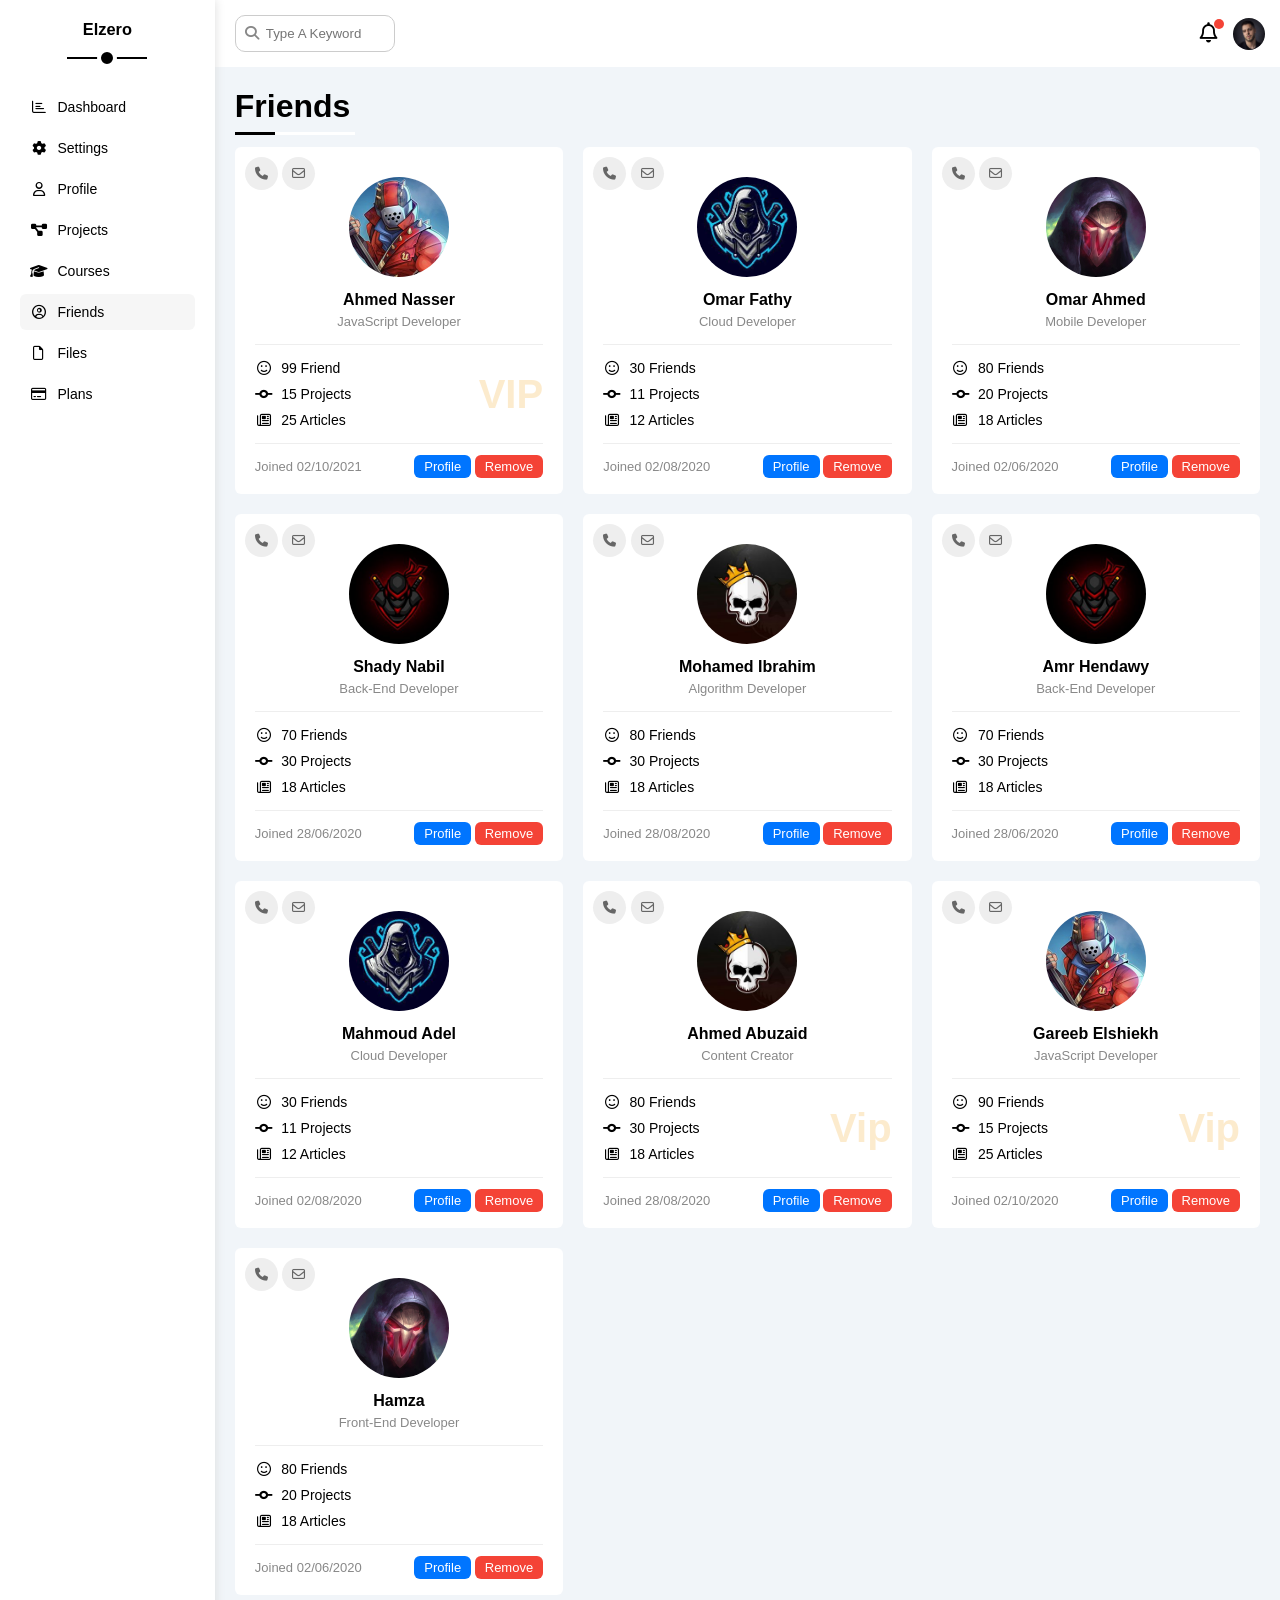
<file: friends.html>
<!doctype html>
<html lang="en">
  <head>
    <meta charset="UTF-8" />
    <meta name="viewport" content="width=device-width, initial-scale=1.0" />
    <title>Dashboard</title>
    <link rel="stylesheet" href="css/framework.css" />
    <link rel="stylesheet" href="css/index.css" />
    <!--Font Awesome  -->
    <link rel="stylesheet" href="css/all.min.css" />
    <!-- Fonts Awesome Library -->
    <link
      rel="stylesheet"
      href="https://cdnjs.cloudflare.com/ajax/libs/font-awesome/6.4.0/css/all.min.css"
    />
    <!-- Google Fonts -->
    <link rel="preconnect" href="https://fonts.googleapis.com" />
    <link rel="preconnect" href="https://fonts.gstatic.com" crossorigin />
    <link
      href="https://fonts.googleapis.com/css2?family=Roboto:ital,wght@0,100..900;1,100..900&family=Work+Sans:ital,wght@0,100..900;1,100..900&display=swap"
      rel="stylesheet"
    />
  </head>
  <body>
    <div class="page d-flex">
      <div class="sidebar bg-white p-20 p-relative">
        <h3 class="p-relative txt-c mt-0">Elzero</h3>
        <ul>
          <li>
            <a
              class="d-flex align-center fs-14 c-black rad-6 p-10"
              href="index.html"
            >
              <i class="fa-regular fa-chart-bar fa-fw"></i>
              <span>Dashboard</span>
            </a>
          </li>
          <li>
            <a
              class="d-flex align-center fs-14 c-black rad-6 p-10"
              href="settings.html"
            >
              <i class="fa-solid fa-gear fa-fw"></i>
              <span>Settings</span>
            </a>
          </li>
          <li>
            <a
              class="d-flex align-center fs-14 c-black rad-6 p-10"
              href="profile.html"
            >
              <i class="fa-regular fa-user fa-fw"></i>
              <span>Profile</span>
            </a>
          </li>
          <li>
            <a
              class="d-flex align-center fs-14 c-black rad-6 p-10"
              href="projects.html"
            >
              <i class="fa-solid fa-diagram-project fa-fw"></i>
              <span>Projects</span>
            </a>
          </li>
          <li>
            <a
              class="d-flex align-center fs-14 c-black rad-6 p-10"
              href="courses.html"
            >
              <i class="fa-solid fa-graduation-cap fa-fw"></i>
              <span>Courses</span>
            </a>
          </li>
          <li>
            <a
              class="active d-flex align-center fs-14 c-black rad-6 p-10"
              href="friends.html"
            >
              <i class="fa-regular fa-circle-user fa-fw"></i>
              <span>Friends</span>
            </a>
          </li>
          <li>
            <a
              class="d-flex align-center fs-14 c-black rad-6 p-10"
              href="files.html"
            >
              <i class="fa-regular fa-file fa-fw"></i>
              <span>Files</span>
            </a>
          </li>
          <li>
            <a
              class="d-flex align-center fs-14 c-black rad-6 p-10"
              href="plans.html"
            >
              <i class="fa-regular fa-credit-card fa-fw"></i>
              <span>Plans</span>
            </a>
          </li>
        </ul>
      </div>
      <div class="content w-full">
        <!-- Start Head -->
        <div class="head bg-white p-15 between-flex">
          <div class="search p-relative">
            <input class="p-10" type="search" placeholder="Type A Keyword" />
          </div>
          <div class="icons d-flex align-center">
            <span class="notification p-relative">
              <i class="fa-regular fa-bell fa-lg"></i>
            </span>
            <img
              decoding="async"
              src="images/WhatsApp Image 2026-03-17 at 7.28.12 PM.jpeg"
              alt=""
            />
          </div>
        </div>
        <!-- End Head -->
        <h1 class="p-relative">Friends</h1>
        <div class="friends-page d-grid m-20 gap-20">
          <div class="friend bg-white rad-6 p-20 p-relative">
            <div class="contact">
              <i class="fa-solid fa-phone"></i>
              <i class="fa-regular fa-envelope"></i>
            </div>
            <div class="txt-c">
              <img
                decoding="async"
                class="rad-half mt-10 mb-10 w-100 h-100"
                src="images/friend-01.jpg"
                alt=""
              />
              <h4 class="m-0">Ahmed Nasser</h4>
              <p class="c-grey fs-13 mt-5 mb-0">JavaScript Developer</p>
            </div>
            <div class="icons fs-14 p-relative">
              <div class="mb-10">
                <i class="fa-regular fa-face-smile fa-fw"></i>
                <span>99 Friend</span>
              </div>
              <div class="mb-10">
                <i class="fa-solid fa-code-commit fa-fw"></i>
                <span>15 Projects</span>
              </div>
              <div>
                <i class="fa-regular fa-newspaper fa-fw"></i>
                <span>25 Articles</span>
              </div>
              <span class="vip fw-bold c-orange">VIP</span>
            </div>
            <div class="info between-flex fs-13">
              <span class="c-grey">Joined 02/10/2021</span>
              <div>
                <a class="bg-blue c-white btn-shape" href="profile.html"
                  >Profile</a
                >
                <a class="bg-red c-white btn-shape" href="#">Remove</a>
              </div>
            </div>
          </div>
          <div class="friend bg-white rad-6 p-20 p-relative">
            <div class="contact">
              <i class="fa-solid fa-phone"></i>
              <i class="fa-regular fa-envelope"></i>
            </div>
            <div class="txt-c">
              <img
                decoding="async"
                class="rad-half mt-10 mb-10 w-100 h-100"
                src="images/friend-02.jpg"
                alt=""
              />
              <h4 class="m-0">Omar Fathy</h4>
              <p class="c-grey fs-13 mt-5 mb-0">Cloud Developer</p>
            </div>
            <div class="icons fs-14 p-relative">
              <div class="mb-10">
                <i class="fa-regular fa-face-smile fa-fw"></i>
                <span>30 Friends</span>
              </div>
              <div class="mb-10">
                <i class="fa-solid fa-code-commit fa-fw"></i>
                <span>11 Projects</span>
              </div>
              <div>
                <i class="fa-regular fa-newspaper fa-fw"></i>
                <span>12 Articles</span>
              </div>
            </div>
            <div class="info between-flex fs-13">
              <span class="c-grey">Joined 02/08/2020</span>
              <div>
                <a class="bg-blue c-white btn-shape" href="profile.html"
                  >Profile</a
                >
                <a class="bg-red c-white btn-shape" href="">Remove</a>
              </div>
            </div>
          </div>
          <div class="friend bg-white rad-6 p-20 p-relative">
            <div class="contact">
              <i class="fa-solid fa-phone"></i>
              <i class="fa-regular fa-envelope"></i>
            </div>
            <div class="txt-c">
              <img
                decoding="async"
                class="rad-half mt-10 mb-10 w-100 h-100"
                src="images/friend-03.jpg"
                alt=""
              />
              <h4 class="m-0">Omar Ahmed</h4>
              <p class="c-grey fs-13 mt-5 mb-0">Mobile Developer</p>
            </div>
            <div class="icons fs-14 p-relative">
              <div class="mb-10">
                <i class="fa-regular fa-face-smile fa-fw"></i>
                <span>80 Friends</span>
              </div>
              <div class="mb-10">
                <i class="fa-solid fa-code-commit fa-fw"></i>
                <span>20 Projects</span>
              </div>
              <div>
                <i class="fa-regular fa-newspaper fa-fw"></i>
                <span>18 Articles</span>
              </div>
            </div>
            <div class="info between-flex fs-13">
              <span class="c-grey">Joined 02/06/2020</span>
              <div>
                <a class="bg-blue c-white btn-shape" href="profile.html"
                  >Profile</a
                >
                <a class="bg-red c-white btn-shape" href="">Remove</a>
              </div>
            </div>
          </div>
          <div class="friend bg-white rad-6 p-20 p-relative">
            <div class="contact">
              <i class="fa-solid fa-phone"></i>
              <i class="fa-regular fa-envelope"></i>
            </div>
            <div class="txt-c">
              <img
                decoding="async"
                class="rad-half mt-10 mb-10 w-100 h-100"
                src="images/friend-04.jpg"
                alt=""
              />
              <h4 class="m-0">Shady Nabil</h4>
              <p class="c-grey fs-13 mt-5 mb-0">Back-End Developer</p>
            </div>
            <div class="icons fs-14 p-relative">
              <div class="mb-10">
                <i class="fa-regular fa-face-smile fa-fw"></i>
                <span>70 Friends</span>
              </div>
              <div class="mb-10">
                <i class="fa-solid fa-code-commit fa-fw"></i>
                <span>30 Projects</span>
              </div>
              <div>
                <i class="fa-regular fa-newspaper fa-fw"></i>
                <span>18 Articles</span>
              </div>
            </div>
            <div class="info between-flex fs-13">
              <span class="c-grey">Joined 28/06/2020</span>
              <div>
                <a class="bg-blue c-white btn-shape" href="profile.html"
                  >Profile</a
                >
                <a class="bg-red c-white btn-shape" href="">Remove</a>
              </div>
            </div>
          </div>
          <div class="friend bg-white rad-6 p-20 p-relative">
            <div class="contact">
              <i class="fa-solid fa-phone"></i>
              <i class="fa-regular fa-envelope"></i>
            </div>
            <div class="txt-c">
              <img
                decoding="async"
                class="rad-half mt-10 mb-10 w-100 h-100"
                src="images/friend-05.jpg"
                alt=""
              />
              <h4 class="m-0">Mohamed Ibrahim</h4>
              <p class="c-grey fs-13 mt-5 mb-0">Algorithm Developer</p>
            </div>
            <div class="icons fs-14 p-relative">
              <div class="mb-10">
                <i class="fa-regular fa-face-smile fa-fw"></i>
                <span>80 Friends</span>
              </div>
              <div class="mb-10">
                <i class="fa-solid fa-code-commit fa-fw"></i>
                <span>30 Projects</span>
              </div>
              <div>
                <i class="fa-regular fa-newspaper fa-fw"></i>
                <span>18 Articles</span>
              </div>
            </div>
            <div class="info between-flex fs-13">
              <span class="c-grey">Joined 28/08/2020</span>
              <div>
                <a class="bg-blue c-white btn-shape" href="profile.html"
                  >Profile</a
                >
                <a class="bg-red c-white btn-shape" href="">Remove</a>
              </div>
            </div>
          </div>
          <div class="friend bg-white rad-6 p-20 p-relative">
            <div class="contact">
              <i class="fa-solid fa-phone"></i>
              <i class="fa-regular fa-envelope"></i>
            </div>
            <div class="txt-c">
              <img
                decoding="async"
                class="rad-half mt-10 mb-10 w-100 h-100"
                src="images/friend-04.jpg"
                alt=""
              />
              <h4 class="m-0">Amr Hendawy</h4>
              <p class="c-grey fs-13 mt-5 mb-0">Back-End Developer</p>
            </div>
            <div class="icons fs-14 p-relative">
              <div class="mb-10">
                <i class="fa-regular fa-face-smile fa-fw"></i>
                <span>70 Friends</span>
              </div>
              <div class="mb-10">
                <i class="fa-solid fa-code-commit fa-fw"></i>
                <span>30 Projects</span>
              </div>
              <div>
                <i class="fa-regular fa-newspaper fa-fw"></i>
                <span>18 Articles</span>
              </div>
            </div>
            <div class="info between-flex fs-13">
              <span class="c-grey">Joined 28/06/2020</span>
              <div>
                <a class="bg-blue c-white btn-shape" href="profile.html"
                  >Profile</a
                >
                <a class="bg-red c-white btn-shape" href="">Remove</a>
              </div>
            </div>
          </div>
          <div class="friend bg-white rad-6 p-20 p-relative">
            <div class="contact">
              <i class="fa-solid fa-phone"></i>
              <i class="fa-regular fa-envelope"></i>
            </div>
            <div class="txt-c">
              <img
                decoding="async"
                class="rad-half mt-10 mb-10 w-100 h-100"
                src="images/friend-02.jpg"
                alt=""
              />
              <h4 class="m-0">Mahmoud Adel</h4>
              <p class="c-grey fs-13 mt-5 mb-0">Cloud Developer</p>
            </div>
            <div class="icons fs-14 p-relative">
              <div class="mb-10">
                <i class="fa-regular fa-face-smile fa-fw"></i>
                <span>30 Friends</span>
              </div>
              <div class="mb-10">
                <i class="fa-solid fa-code-commit fa-fw"></i>
                <span>11 Projects</span>
              </div>
              <div>
                <i class="fa-regular fa-newspaper fa-fw"></i>
                <span>12 Articles</span>
              </div>
            </div>
            <div class="info between-flex fs-13">
              <span class="c-grey">Joined 02/08/2020</span>
              <div>
                <a class="bg-blue c-white btn-shape" href="profile.html"
                  >Profile</a
                >
                <a class="bg-red c-white btn-shape" href="">Remove</a>
              </div>
            </div>
          </div>
          <div class="friend bg-white rad-6 p-20 p-relative">
            <div class="contact">
              <i class="fa-solid fa-phone"></i>
              <i class="fa-regular fa-envelope"></i>
            </div>
            <div class="txt-c">
              <img
                decoding="async"
                class="rad-half mt-10 mb-10 w-100 h-100"
                src="images/friend-05.jpg"
                alt=""
              />
              <h4 class="m-0">Ahmed Abuzaid</h4>
              <p class="c-grey fs-13 mt-5 mb-0">Content Creator</p>
            </div>
            <div class="icons fs-14 p-relative">
              <div class="mb-10">
                <i class="fa-regular fa-face-smile fa-fw"></i>
                <span>80 Friends</span>
              </div>
              <div class="mb-10">
                <i class="fa-solid fa-code-commit fa-fw"></i>
                <span>30 Projects</span>
              </div>
              <div>
                <i class="fa-regular fa-newspaper fa-fw"></i>
                <span>18 Articles</span>
              </div>
              <span class="vip fw-bold c-orange">Vip</span>
            </div>
            <div class="info between-flex fs-13">
              <span class="c-grey">Joined 28/08/2020</span>
              <div>
                <a class="bg-blue c-white btn-shape" href="profile.html"
                  >Profile</a
                >
                <a class="bg-red c-white btn-shape" href="">Remove</a>
              </div>
            </div>
          </div>
          <div class="friend bg-white rad-6 p-20 p-relative">
            <div class="contact">
              <i class="fa-solid fa-phone"></i>
              <i class="fa-regular fa-envelope"></i>
            </div>
            <div class="txt-c">
              <img
                decoding="async"
                class="rad-half mt-10 mb-10 w-100 h-100"
                src="images/friend-01.jpg"
                alt=""
              />
              <h4 class="m-0">Gareeb Elshiekh</h4>
              <p class="c-grey fs-13 mt-5 mb-0">JavaScript Developer</p>
            </div>
            <div class="icons fs-14 p-relative">
              <div class="mb-10">
                <i class="fa-regular fa-face-smile fa-fw"></i>
                <span>90 Friends</span>
              </div>
              <div class="mb-10">
                <i class="fa-solid fa-code-commit fa-fw"></i>
                <span>15 Projects</span>
              </div>
              <div>
                <i class="fa-regular fa-newspaper fa-fw"></i>
                <span>25 Articles</span>
              </div>
              <span class="vip fw-bold c-orange">Vip</span>
            </div>
            <div class="info between-flex fs-13">
              <span class="c-grey">Joined 02/10/2020</span>
              <div>
                <a class="bg-blue c-white btn-shape" href="profile.html"
                  >Profile</a
                >
                <a class="bg-red c-white btn-shape" href="">Remove</a>
              </div>
            </div>
          </div>
          <div class="friend bg-white rad-6 p-20 p-relative">
            <div class="contact">
              <i class="fa-solid fa-phone"></i>
              <i class="fa-regular fa-envelope"></i>
            </div>
            <div class="txt-c">
              <img
                decoding="async"
                class="rad-half mt-10 mb-10 w-100 h-100"
                src="images/friend-03.jpg"
                alt=""
              />
              <h4 class="m-0">Hamza</h4>
              <p class="c-grey fs-13 mt-5 mb-0">Front-End Developer</p>
            </div>
            <div class="icons fs-14 p-relative">
              <div class="mb-10">
                <i class="fa-regular fa-face-smile fa-fw"></i>
                <span>80 Friends</span>
              </div>
              <div class="mb-10">
                <i class="fa-solid fa-code-commit fa-fw"></i>
                <span>20 Projects</span>
              </div>
              <div>
                <i class="fa-regular fa-newspaper fa-fw"></i>
                <span>18 Articles</span>
              </div>
            </div>
            <div class="info between-flex fs-13">
              <span class="c-grey">Joined 02/06/2020</span>
              <div>
                <a class="bg-blue c-white btn-shape" href="profile.html"
                  >Profile</a
                >
                <a class="bg-red c-white btn-shape" href="">Remove</a>
              </div>
            </div>
          </div>
        </div>
      </div>
    </div>
  </body>
</html>
</file>
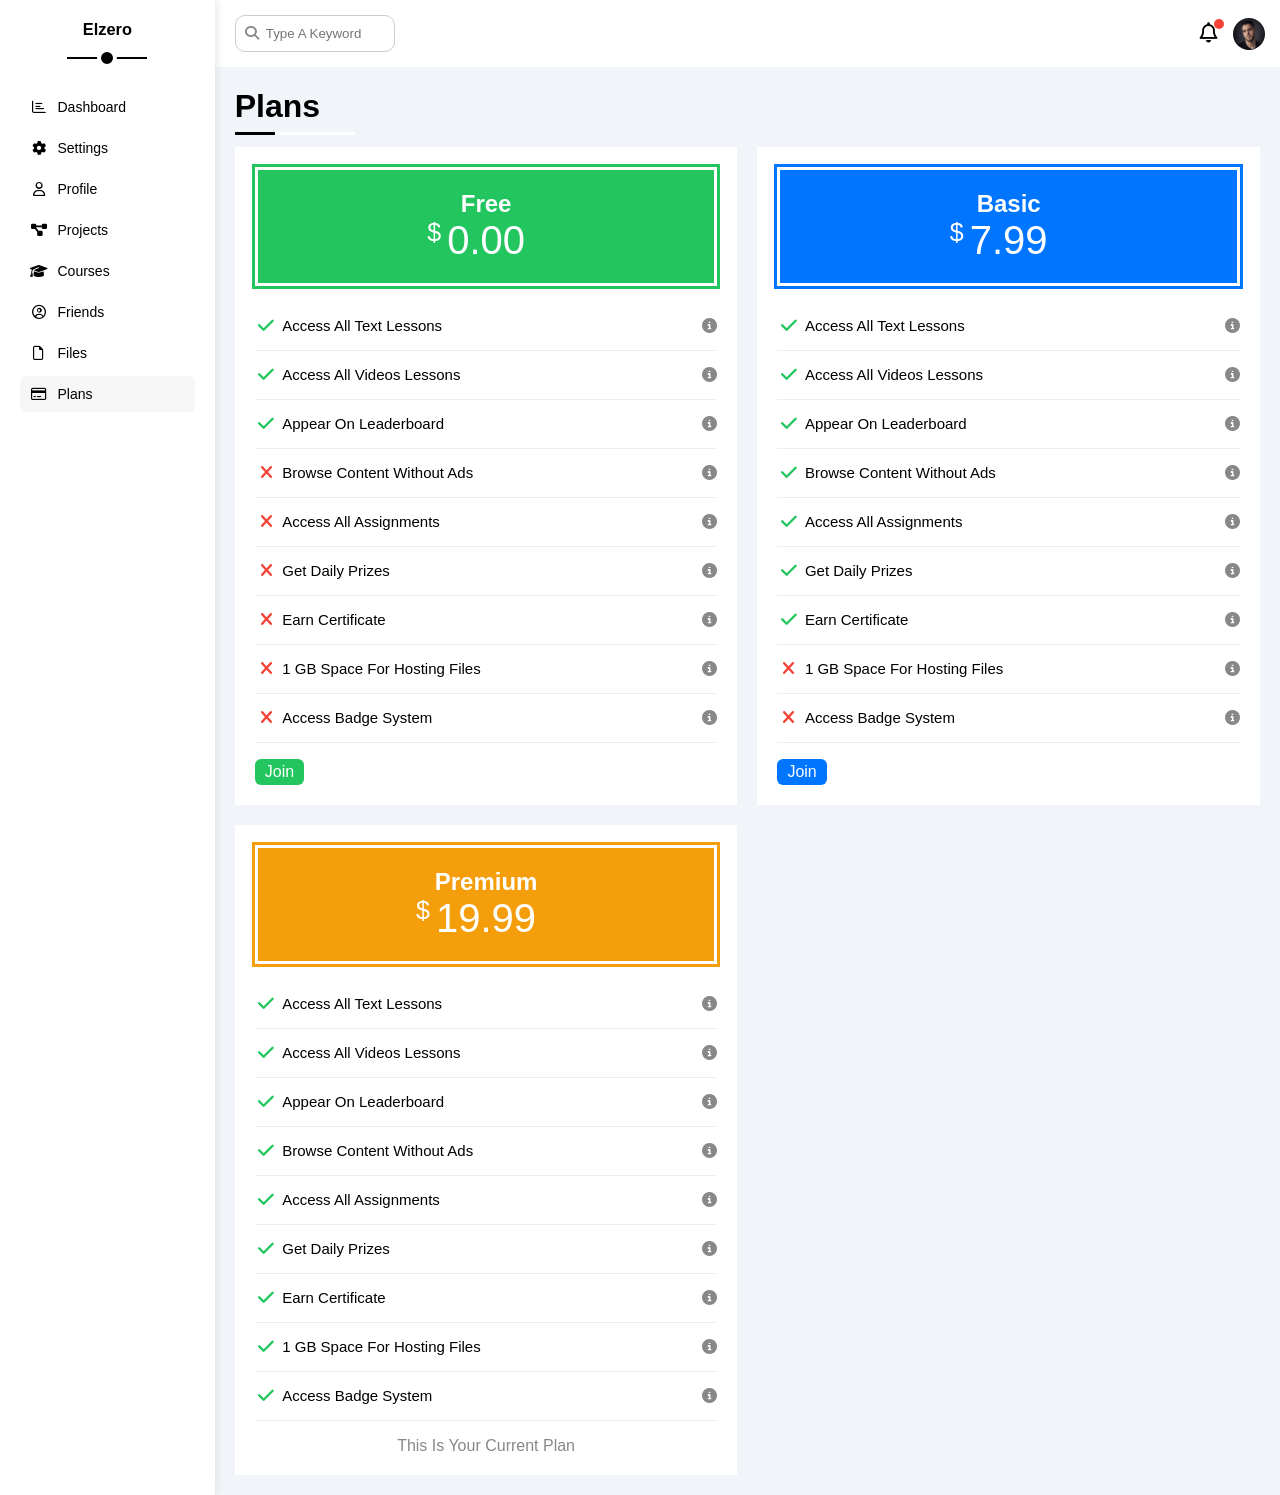
<file: plans.html>
<!doctype html>
<html lang="en">
  <head>
    <meta charset="UTF-8" />
    <meta name="viewport" content="width=device-width, initial-scale=1.0" />
    <title>Dashboard</title>
    <link rel="stylesheet" href="css/framework.css" />
    <link rel="stylesheet" href="css/index.css" />
    <!--Font Awesome  -->
    <link rel="stylesheet" href="css/all.min.css" />
    <!-- Fonts Awesome Library -->
    <link
      rel="stylesheet"
      href="https://cdnjs.cloudflare.com/ajax/libs/font-awesome/6.4.0/css/all.min.css"
    />
    <!-- Google Fonts -->
    <link rel="preconnect" href="https://fonts.googleapis.com" />
    <link rel="preconnect" href="https://fonts.gstatic.com" crossorigin />
    <link
      href="https://fonts.googleapis.com/css2?family=Roboto:ital,wght@0,100..900;1,100..900&family=Work+Sans:ital,wght@0,100..900;1,100..900&display=swap"
      rel="stylesheet"
    />
  </head>
  <body>
    <div class="page d-flex">
      <div class="sidebar bg-white p-20 p-relative">
        <h3 class="p-relative txt-c mt-0">Elzero</h3>
        <ul>
          <li>
            <a
              class="d-flex align-center fs-14 c-black rad-6 p-10"
              href="index.html"
            >
              <i class="fa-regular fa-chart-bar fa-fw"></i>
              <span>Dashboard</span>
            </a>
          </li>
          <li>
            <a
              class="d-flex align-center fs-14 c-black rad-6 p-10"
              href="settings.html"
            >
              <i class="fa-solid fa-gear fa-fw"></i>
              <span>Settings</span>
            </a>
          </li>
          <li>
            <a
              class="d-flex align-center fs-14 c-black rad-6 p-10"
              href="profile.html"
            >
              <i class="fa-regular fa-user fa-fw"></i>
              <span>Profile</span>
            </a>
          </li>
          <li>
            <a
              class="d-flex align-center fs-14 c-black rad-6 p-10"
              href="projects.html"
            >
              <i class="fa-solid fa-diagram-project fa-fw"></i>
              <span>Projects</span>
            </a>
          </li>
          <li>
            <a
              class="d-flex align-center fs-14 c-black rad-6 p-10"
              href="courses.html"
            >
              <i class="fa-solid fa-graduation-cap fa-fw"></i>
              <span>Courses</span>
            </a>
          </li>
          <li>
            <a
              class="d-flex align-center fs-14 c-black rad-6 p-10"
              href="friends.html"
            >
              <i class="fa-regular fa-circle-user fa-fw"></i>
              <span>Friends</span>
            </a>
          </li>
          <li>
            <a
              class="d-flex align-center fs-14 c-black rad-6 p-10"
              href="files.html"
            >
              <i class="fa-regular fa-file fa-fw"></i>
              <span>Files</span>
            </a>
          </li>
          <li>
            <a
              class="active d-flex align-center fs-14 c-black rad-6 p-10"
              href="plans.html"
            >
              <i class="fa-regular fa-credit-card fa-fw"></i>
              <span>Plans</span>
            </a>
          </li>
        </ul>
      </div>
      <div class="content w-full">
        <!-- Start Head -->
        <div class="head bg-white p-15 between-flex">
          <div class="search p-relative">
            <input class="p-10" type="search" placeholder="Type A Keyword" />
          </div>
          <div class="icons d-flex align-center">
            <span class="notification p-relative">
              <i class="fa-regular fa-bell fa-lg"></i>
            </span>
            <img decoding="async" src="images/WhatsApp Image 2026-03-17 at 7.28.12 PM.jpeg" alt="" />
          </div>
        </div>
        <!-- End Head -->
        <h1 class="p-relative">Plans</h1>
        <div class="plans-page d-grid m-20 gap-20">
          <div class="plan green bg-white p-20">
            <div class="top bg-green txt-c p-20">
              <h2 class="m-0 c-white">Free</h2>
              <div class="price c-white"><span>$</span>0.00</div>
            </div>
            <ul>
              <li>
                <i class="fa-solid fa-check fa-fw yes"></i>
                <span>Access All Text Lessons</span>
                <i class="fa-solid fa-circle-info help"></i>
              </li>
              <li>
                <i class="fa-solid fa-check fa-fw yes"></i>
                <span>Access All Videos Lessons</span>
                <i class="fa-solid fa-circle-info help"></i>
              </li>
              <li>
                <i class="fa-solid fa-check fa-fw yes"></i>
                <span>Appear On Leaderboard</span>
                <i class="fa-solid fa-circle-info help"></i>
              </li>
              <li>
                <i class="fa-solid fa-xmark fa-fw"></i>
                <span>Browse Content Without Ads</span>
                <i class="fa-solid fa-circle-info help"></i>
              </li>
              <li>
                <i class="fa-solid fa-xmark fa-fw"></i>
                <span>Access All Assignments</span>
                <i class="fa-solid fa-circle-info help"></i>
              </li>
              <li>
                <i class="fa-solid fa-xmark fa-fw"></i>
                <span>Get Daily Prizes</span>
                <i class="fa-solid fa-circle-info help"></i>
              </li>
              <li>
                <i class="fa-solid fa-xmark fa-fw"></i>
                <span>Earn Certificate</span>
                <i class="fa-solid fa-circle-info help"></i>
              </li>
              <li>
                <i class="fa-solid fa-xmark fa-fw"></i>
                <span>1 GB Space For Hosting Files</span>
                <i class="fa-solid fa-circle-info help"></i>
              </li>
              <li>
                <i class="fa-solid fa-xmark fa-fw"></i>
                <span>Access Badge System</span>
                <i class="fa-solid fa-circle-info help"></i>
              </li>
            </ul>
            <a href="#" class="btn-shape bg-green c-white d-block w-fit"
              >Join</a
            >
          </div>
          <!-- Start Plan -->
          <div class="plan blue bg-white p-20">
            <div class="top bg-blue txt-c p-20">
              <h2 class="m-0 c-white">Basic</h2>
              <div class="price c-white"><span>$</span>7.99</div>
            </div>
            <ul class="list-none p-0">
              <li>
                <i class="fa-solid fa-check fa-fw yes"></i>
                <span>Access All Text Lessons</span>
                <i class="fa-solid fa-circle-info help"></i>
              </li>
              <li>
                <i class="fa-solid fa-check fa-fw yes"></i>
                <span>Access All Videos Lessons</span>
                <i class="fa-solid fa-circle-info help"></i>
              </li>
              <li>
                <i class="fa-solid fa-check fa-fw yes"></i>
                <span>Appear On Leaderboard</span>
                <i class="fa-solid fa-circle-info help"></i>
              </li>
              <li>
                <i class="fa-solid fa-check fa-fw yes"></i>
                <span>Browse Content Without Ads</span>
                <i class="fa-solid fa-circle-info help"></i>
              </li>
              <li>
                <i class="fa-solid fa-check fa-fw yes"></i>
                <span>Access All Assignments</span>
                <i class="fa-solid fa-circle-info help"></i>
              </li>
              <li>
                <i class="fa-solid fa-check fa-fw yes"></i>
                <span>Get Daily Prizes</span>
                <i class="fa-solid fa-circle-info help"></i>
              </li>
              <li>
                <i class="fa-solid fa-check fa-fw yes"></i>
                <span>Earn Certificate</span>
                <i class="fa-solid fa-circle-info help"></i>
              </li>
              <li>
                <i class="fa-solid fa-xmark fa-fw"></i>
                <span>1 GB Space For Hosting Files</span>
                <i class="fa-solid fa-circle-info help"></i>
              </li>
              <li>
                <i class="fa-solid fa-xmark fa-fw"></i>
                <span>Access Badge System</span>
                <i class="fa-solid fa-circle-info help"></i>
              </li>
            </ul>
            <a href="#" class="btn-shape bg-blue c-white d-block w-fit">Join</a>
          </div>
          <!-- End Plan -->
          <!-- Start Plan -->
          <div class="plan orange bg-white p-20">
            <div class="top bg-orange txt-c p-20">
              <h2 class="m-0 c-white">Premium</h2>
              <div class="price c-white"><span>$</span>19.99</div>
            </div>
            <ul class="list-none p-0">
              <li>
                <i class="fa-solid fa-check fa-fw yes"></i>
                <span>Access All Text Lessons</span>
                <i class="fa-solid fa-circle-info help"></i>
              </li>
              <li>
                <i class="fa-solid fa-check fa-fw yes"></i>
                <span>Access All Videos Lessons</span>
                <i class="fa-solid fa-circle-info help"></i>
              </li>
              <li>
                <i class="fa-solid fa-check fa-fw yes"></i>
                <span>Appear On Leaderboard</span>
                <i class="fa-solid fa-circle-info help"></i>
              </li>
              <li>
                <i class="fa-solid fa-check fa-fw yes"></i>
                <span>Browse Content Without Ads</span>
                <i class="fa-solid fa-circle-info help"></i>
              </li>
              <li>
                <i class="fa-solid fa-check fa-fw yes"></i>
                <span>Access All Assignments</span>
                <i class="fa-solid fa-circle-info help"></i>
              </li>
              <li>
                <i class="fa-solid fa-check fa-fw yes"></i>
                <span>Get Daily Prizes</span>
                <i class="fa-solid fa-circle-info help"></i>
              </li>
              <li>
                <i class="fa-solid fa-check fa-fw yes"></i>
                <span>Earn Certificate</span>
                <i class="fa-solid fa-circle-info help"></i>
              </li>
              <li>
                <i class="fa-solid fa-check fa-fw yes"></i>
                <span>1 GB Space For Hosting Files</span>
                <i class="fa-solid fa-circle-info help"></i>
              </li>
              <li>
                <i class="fa-solid fa-check fa-fw yes"></i>
                <span>Access Badge System</span>
                <i class="fa-solid fa-circle-info help"></i>
              </li>
            </ul>
            <p class="c-grey m-0 txt-c">This Is Your Current Plan</p>
          </div>
          <!-- End Plan -->
        </div>
      </div>
    </div>
  </body>
</html>
</file>
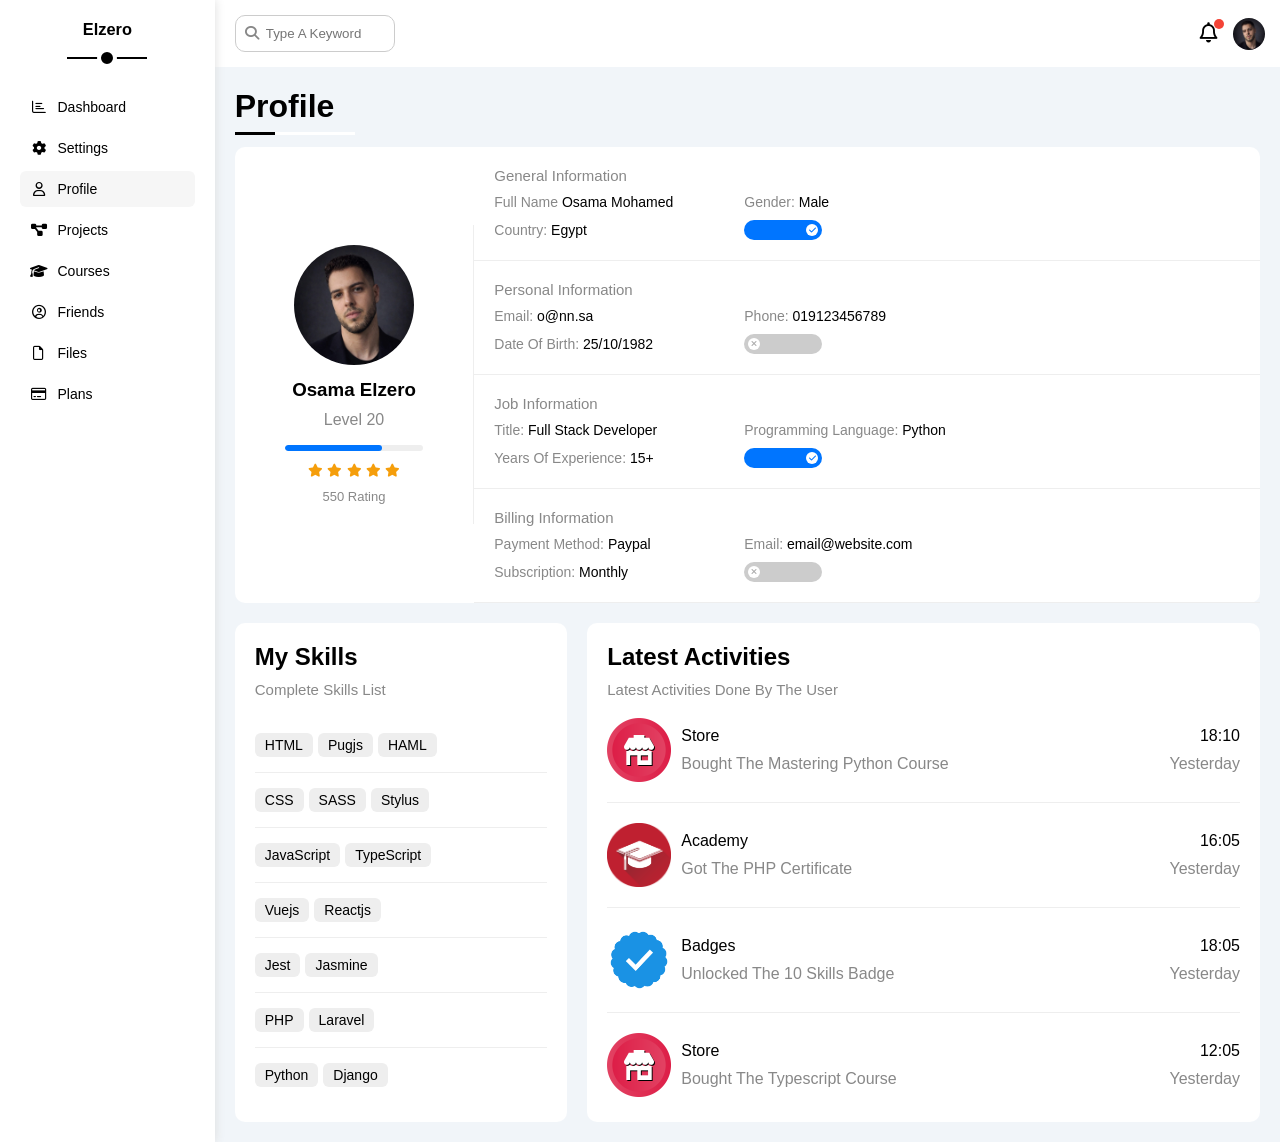
<file: profile.html>
<!doctype html>
<html lang="en">
  <head>
    <meta charset="UTF-8" />
    <meta name="viewport" content="width=device-width, initial-scale=1.0" />
    <title>Dashboard</title>
    <link rel="stylesheet" href="css/framework.css" />
    <link rel="stylesheet" href="css/index.css" />
    <!--Font Awesome  -->
    <link rel="stylesheet" href="css/all.min.css" />
    <!-- Fonts Awesome Library -->
    <link
      rel="stylesheet"
      href="https://cdnjs.cloudflare.com/ajax/libs/font-awesome/6.4.0/css/all.min.css"
    />
    <!-- Google Fonts -->
    <link rel="preconnect" href="https://fonts.googleapis.com" />
    <link rel="preconnect" href="https://fonts.gstatic.com" crossorigin />
    <link
      href="https://fonts.googleapis.com/css2?family=Roboto:ital,wght@0,100..900;1,100..900&family=Work+Sans:ital,wght@0,100..900;1,100..900&display=swap"
      rel="stylesheet"
    />
  </head>
  <body>
    <div class="page d-flex">
      <div class="sidebar bg-white p-20 p-relative">
        <h3 class="p-relative txt-c mt-0">Elzero</h3>
        <ul>
          <li>
            <a
              class="d-flex align-center fs-14 c-black rad-6 p-10"
              href="index.html"
            >
              <i class="fa-regular fa-chart-bar fa-fw"></i>
              <span>Dashboard</span>
            </a>
          </li>
          <li>
            <a
              class="d-flex align-center fs-14 c-black rad-6 p-10"
              href="settings.html"
            >
              <i class="fa-solid fa-gear fa-fw"></i>
              <span>Settings</span>
            </a>
          </li>
          <li>
            <a
              class="active d-flex align-center fs-14 c-black rad-6 p-10"
              href="profile.html"
            >
              <i class="fa-regular fa-user fa-fw"></i>
              <span>Profile</span>
            </a>
          </li>
          <li>
            <a
              class="d-flex align-center fs-14 c-black rad-6 p-10"
              href="projects.html"
            >
              <i class="fa-solid fa-diagram-project fa-fw"></i>
              <span>Projects</span>
            </a>
          </li>
          <li>
            <a
              class="d-flex align-center fs-14 c-black rad-6 p-10"
              href="courses.html"
            >
              <i class="fa-solid fa-graduation-cap fa-fw"></i>
              <span>Courses</span>
            </a>
          </li>
          <li>
            <a
              class="d-flex align-center fs-14 c-black rad-6 p-10"
              href="friends.html"
            >
              <i class="fa-regular fa-circle-user fa-fw"></i>
              <span>Friends</span>
            </a>
          </li>
          <li>
            <a
              class="d-flex align-center fs-14 c-black rad-6 p-10"
              href="files.html"
            >
              <i class="fa-regular fa-file fa-fw"></i>
              <span>Files</span>
            </a>
          </li>
          <li>
            <a
              class="d-flex align-center fs-14 c-black rad-6 p-10"
              href="plans.html"
            >
              <i class="fa-regular fa-credit-card fa-fw"></i>
              <span>Plans</span>
            </a>
          </li>
        </ul>
      </div>
      <div class="content w-full">
        <!-- Start Head -->
        <div class="head bg-white p-15 between-flex">
          <div class="search p-relative">
            <input class="p-10" type="search" placeholder="Type A Keyword" />
          </div>
          <div class="icons d-flex align-center">
            <span class="notification p-relative">
              <i class="fa-regular fa-bell fa-lg"></i>
            </span>
            <img
              decoding="async"
              src="images/WhatsApp Image 2026-03-17 at 7.28.12 PM.jpeg"
              alt=""
            />
          </div>
        </div>
        <!-- End Head -->
        <h1 class="p-relative">Profile</h1>
        <div class="profile-page m-20">
          <!-- Start Overview -->
          <div class="overview bg-white rad-10 d-flex align-center">
            <div class="avatar-box txt-c p-20">
              <img
                decoding="async"
                class="rad-half mb-10"
                src="images/WhatsApp Image 2026-03-17 at 7.28.12 PM.jpeg"
                alt=""
              />
              <h3 class="m-0">Osama Elzero</h3>
              <p class="c-grey mt-10">Level 20</p>
              <div class="level rad-6 bg-eee p-relative">
                <span style="width: 70%"></span>
              </div>
              <div class="rating mt-10 mb-10">
                <i class="fa-solid fa-star c-orange fs-13"></i>
                <i class="fa-solid fa-star c-orange fs-13"></i>
                <i class="fa-solid fa-star c-orange fs-13"></i>
                <i class="fa-solid fa-star c-orange fs-13"></i>
                <i class="fa-solid fa-star c-orange fs-13"></i>
              </div>
              <p class="c-grey m-0 fs-13">550 Rating</p>
            </div>
            <div class="info-box w-full txt-c-mobile">
              <!-- Start Information Row -->
              <div class="box p-20 d-flex align-center">
                <h4 class="c-grey fs-15 m-0 w-full">General Information</h4>
                <div class="fs-14">
                  <span class="c-grey">Full Name</span>
                  <span>Osama Mohamed</span>
                </div>
                <div class="fs-14">
                  <span class="c-grey">Gender:</span>
                  <span>Male</span>
                </div>
                <div class="fs-14">
                  <span class="c-grey">Country:</span>
                  <span>Egypt</span>
                </div>
                <div class="fs-14">
                  <label>
                    <input class="toggle-checkbox" type="checkbox" checked />
                    <div class="toggle-switch"></div>
                  </label>
                </div>
              </div>
              <!-- End Information Row -->
              <!-- Start Information Row -->
              <div class="box p-20 d-flex align-center">
                <h4 class="c-grey w-full fs-15 m-0">Personal Information</h4>
                <div class="fs-14">
                  <span class="c-grey">Email:</span>
                  <span>o@nn.sa</span>
                </div>
                <div class="fs-14">
                  <span class="c-grey">Phone:</span>
                  <span>019123456789</span>
                </div>
                <div class="fs-14">
                  <span class="c-grey">Date Of Birth:</span>
                  <span>25/10/1982</span>
                </div>
                <div class="fs-14">
                  <label>
                    <input class="toggle-checkbox" type="checkbox" />
                    <div class="toggle-switch"></div>
                  </label>
                </div>
              </div>
              <!-- End Information Row -->
              <!-- Start Information Row -->
              <div class="box p-20 d-flex align-center">
                <h4 class="c-grey w-full fs-15 m-0">Job Information</h4>
                <div class="fs-14">
                  <span class="c-grey">Title:</span>
                  <span>Full Stack Developer</span>
                </div>
                <div class="fs-14">
                  <span class="c-grey">Programming Language:</span>
                  <span>Python</span>
                </div>
                <div class="fs-14">
                  <span class="c-grey">Years Of Experience:</span>
                  <span>15+</span>
                </div>
                <div class="fs-14">
                  <label>
                    <input class="toggle-checkbox" type="checkbox" checked />
                    <div class="toggle-switch"></div>
                  </label>
                </div>
              </div>
              <!-- End Information Row -->
              <!-- Start Information Row -->
              <div class="box p-20 d-flex align-center">
                <h4 class="c-grey w-full fs-15 m-0">Billing Information</h4>
                <div class="fs-14">
                  <span class="c-grey">Payment Method:</span>
                  <span>Paypal</span>
                </div>
                <div class="fs-14">
                  <span class="c-grey">Email:</span>
                  <span>email@website.com</span>
                </div>
                <div class="fs-14">
                  <span class="c-grey">Subscription:</span>
                  <span>Monthly</span>
                </div>
                <div class="fs-14">
                  <label>
                    <input class="toggle-checkbox" type="checkbox" />
                    <div class="toggle-switch"></div>
                  </label>
                </div>
              </div>
              <!-- End Information Row -->
            </div>
          </div>
          <!-- End Overview -->
          <!-- Start Other Data -->
          <div class="other-data d-flex gap-20">
            <div class="skills-card p-20 bg-white rad-10 mt-20">
              <h2 class="mt-0 mb-10">My Skills</h2>
              <p class="mt-0 mb-20 c-grey fs-15">Complete Skills List</p>
              <ul class="m-0 txt-c-mobile">
                <li><span>HTML</span><span>Pugjs</span><span>HAML</span></li>
                <li><span>CSS</span><span>SASS</span><span>Stylus</span></li>
                <li><span>JavaScript</span><span>TypeScript</span></li>
                <li><span>Vuejs</span><span>Reactjs</span></li>
                <li><span>Jest</span><span>Jasmine</span></li>
                <li><span>PHP</span><span>Laravel</span></li>
                <li><span>Python</span><span>Django</span></li>
              </ul>
            </div>
            <div class="activities p-20 bg-white rad-10 mt-20">
              <h2 class="mt-0 mb-10">Latest Activities</h2>
              <p class="mt-0 mb-20 c-grey fs-15">
                Latest Activities Done By The User
              </p>
              <div class="activity d-flex align-center txt-c-mobile">
                <img decoding="async" src="images/activity-01.png" alt="" />
                <div class="info">
                  <span class="d-block mb-10">Store</span>
                  <span class="c-grey">Bought The Mastering Python Course</span>
                </div>
                <div class="date">
                  <span class="d-block mb-10">18:10</span>
                  <span class="c-grey">Yesterday</span>
                </div>
              </div>
              <div class="activity d-flex align-center txt-c-mobile">
                <img decoding="async" src="images/activity-02.png" alt="" />
                <div class="info">
                  <span class="d-block mb-10">Academy</span>
                  <span class="c-grey">Got The PHP Certificate</span>
                </div>
                <div class="date">
                  <span class="d-block mb-10">16:05</span>
                  <span class="c-grey">Yesterday</span>
                </div>
              </div>
              <div class="activity d-flex align-center txt-c-mobile">
                <img decoding="async" src="images/activity-03.png" alt="" />
                <div class="info">
                  <span class="d-block mb-10">Badges</span>
                  <span class="c-grey">Unlocked The 10 Skills Badge</span>
                </div>
                <div class="date">
                  <span class="d-block mb-10">18:05</span>
                  <span class="c-grey">Yesterday</span>
                </div>
              </div>
              <div class="activity d-flex align-center txt-c-mobile">
                <img decoding="async" src="images/activity-01 (1).png" alt="" />
                <div class="info">
                  <span class="d-block mb-10">Store</span>
                  <span class="c-grey">Bought The Typescript Course</span>
                </div>
                <div class="date">
                  <span class="d-block mb-10">12:05</span>
                  <span class="c-grey">Yesterday</span>
                </div>
              </div>
            </div>
          </div>
          <!-- End Other Data -->
        </div>
      </div>
    </div>
  </body>
</html>
</file>
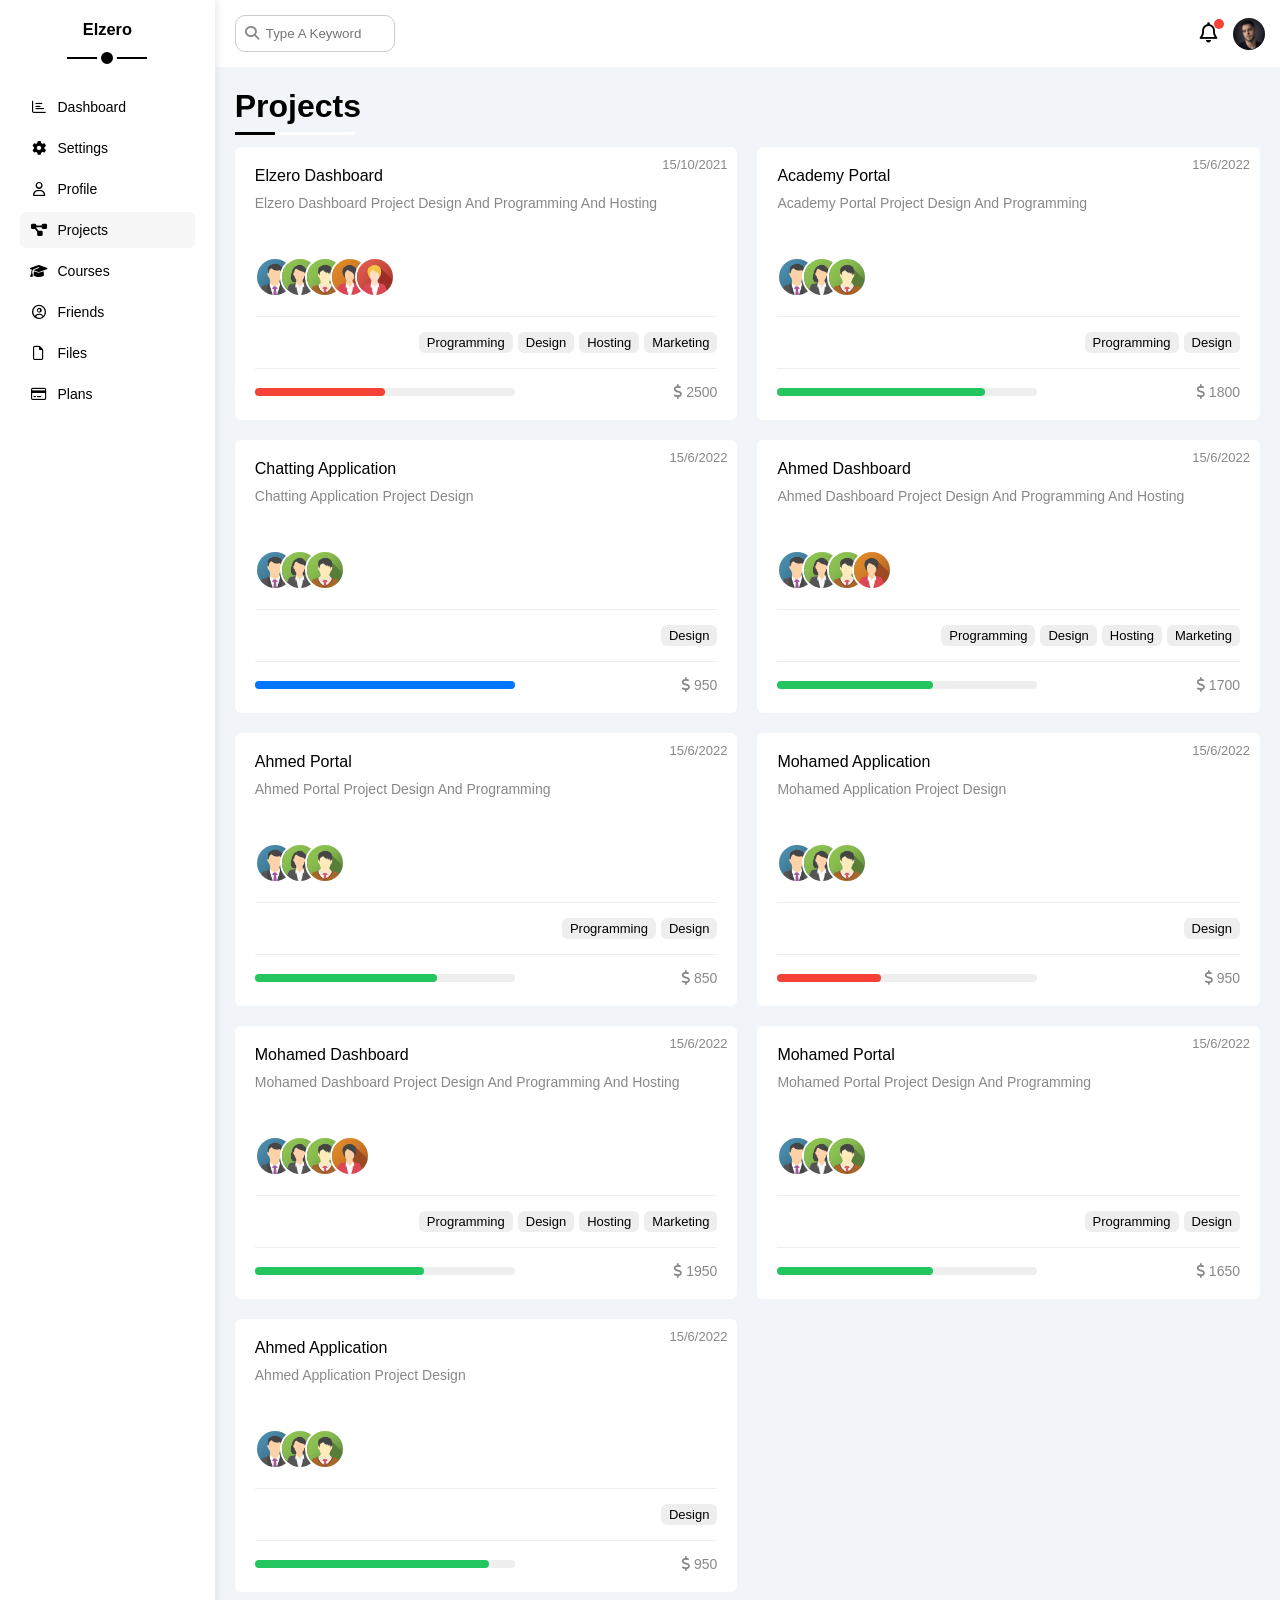
<file: projects.html>
<!doctype html>
<html lang="en">
  <head>
    <meta charset="UTF-8" />
    <meta name="viewport" content="width=device-width, initial-scale=1.0" />
    <title>Dashboard</title>
    <link rel="stylesheet" href="css/framework.css" />
    <link rel="stylesheet" href="css/index.css" />
    <!--Font Awesome  -->
    <link rel="stylesheet" href="css/all.min.css" />
    <!-- Fonts Awesome Library -->
    <link
      rel="stylesheet"
      href="https://cdnjs.cloudflare.com/ajax/libs/font-awesome/6.4.0/css/all.min.css"
    />
    <!-- Google Fonts -->
    <link rel="preconnect" href="https://fonts.googleapis.com" />
    <link rel="preconnect" href="https://fonts.gstatic.com" crossorigin />
    <link
      href="https://fonts.googleapis.com/css2?family=Roboto:ital,wght@0,100..900;1,100..900&family=Work+Sans:ital,wght@0,100..900;1,100..900&display=swap"
      rel="stylesheet"
    />
  </head>
  <body>
    <div class="page d-flex">
      <div class="sidebar bg-white p-20 p-relative">
        <h3 class="p-relative txt-c mt-0">Elzero</h3>
        <ul>
          <li>
            <a
              class="d-flex align-center fs-14 c-black rad-6 p-10"
              href="index.html"
            >
              <i class="fa-regular fa-chart-bar fa-fw"></i>
              <span>Dashboard</span>
            </a>
          </li>
          <li>
            <a
              class="d-flex align-center fs-14 c-black rad-6 p-10"
              href="settings.html"
            >
              <i class="fa-solid fa-gear fa-fw"></i>
              <span>Settings</span>
            </a>
          </li>
          <li>
            <a
              class="d-flex align-center fs-14 c-black rad-6 p-10"
              href="profile.html"
            >
              <i class="fa-regular fa-user fa-fw"></i>
              <span>Profile</span>
            </a>
          </li>
          <li>
            <a
              class="active d-flex align-center fs-14 c-black rad-6 p-10"
              href="projects.html"
            >
              <i class="fa-solid fa-diagram-project fa-fw"></i>
              <span>Projects</span>
            </a>
          </li>
          <li>
            <a
              class="d-flex align-center fs-14 c-black rad-6 p-10"
              href="courses.html"
            >
              <i class="fa-solid fa-graduation-cap fa-fw"></i>
              <span>Courses</span>
            </a>
          </li>
          <li>
            <a
              class="d-flex align-center fs-14 c-black rad-6 p-10"
              href="friends.html"
            >
              <i class="fa-regular fa-circle-user fa-fw"></i>
              <span>Friends</span>
            </a>
          </li>
          <li>
            <a
              class="d-flex align-center fs-14 c-black rad-6 p-10"
              href="files.html"
            >
              <i class="fa-regular fa-file fa-fw"></i>
              <span>Files</span>
            </a>
          </li>
          <li>
            <a
              class="d-flex align-center fs-14 c-black rad-6 p-10"
              href="plans.html"
            >
              <i class="fa-regular fa-credit-card fa-fw"></i>
              <span>Plans</span>
            </a>
          </li>
        </ul>
      </div>
      <div class="content w-full">
        <!-- Start Head -->
        <div class="head bg-white p-15 between-flex">
          <div class="search p-relative">
            <input class="p-10" type="search" placeholder="Type A Keyword" />
          </div>
          <div class="icons d-flex align-center">
            <span class="notification p-relative">
              <i class="fa-regular fa-bell fa-lg"></i>
            </span>
            <img
              decoding="async"
              src="images/WhatsApp Image 2026-03-17 at 7.28.12 PM.jpeg"
              alt=""
            />
          </div>
        </div>
        <!-- End Head -->
        <h1 class="p-relative">Projects</h1>
        <div class="projects-page d-grid m-20 gap-20">
          <div class="project bg-white p-20 rad-6 p-relative">
            <span class="date fs-13 c-grey">15/10/2021</span>
            <h4 class="m-0">Elzero Dashboard</h4>
            <p class="c-grey mt-10 mb-10 fs-14">
              Elzero Dashboard Project Design And Programming And Hosting
            </p>
            <div class="team">
              <a href="#"
                ><img decoding="async" src="images/team-01.png" alt=""
              /></a>
              <a href="#"
                ><img decoding="async" src="images/team-02.png" alt=""
              /></a>
              <a href="#"
                ><img decoding="async" src="images/team-03.png" alt=""
              /></a>
              <a href="#"
                ><img decoding="async" src="images/team-04.png" alt=""
              /></a>
              <a href="#"
                ><img decoding="async" src="images/team-05.png" alt=""
              /></a>
            </div>
            <div class="do d-flex">
              <span class="fs-13 rad-6 bg-eee">Programming</span>
              <span class="fs-13 rad-6 bg-eee">Design</span>
              <span class="fs-13 rad-6 bg-eee">Hosting</span>
              <span class="fs-13 rad-6 bg-eee">Marketing</span>
            </div>
            <div class="info between-flex">
              <div class="prog bg-eee">
                <span class="bg-red" style="width: 50%"></span>
              </div>
              <div class="fs-14 c-grey">
                <i class="fa-solid fa-dollar-sign"></i>
                2500
              </div>
            </div>
          </div>
          <div class="project bg-white p-20 rad-6 p-relative">
            <span class="date fs-13 c-grey">15/6/2022</span>
            <h4 class="m-0">Academy Portal</h4>
            <p class="c-grey mt-10 mb-10 fs-14">
              Academy Portal Project Design And Programming
            </p>
            <div class="team">
              <a href="#"
                ><img decoding="async" src="images/team-01.png" alt=""
              /></a>
              <a href="#"
                ><img decoding="async" src="images/team-02.png" alt=""
              /></a>
              <a href="#"
                ><img decoding="async" src="images/team-03.png" alt=""
              /></a>
            </div>
            <div class="do d-flex">
              <span class="fs-13 rad-6 bg-eee">Programming</span>
              <span class="fs-13 rad-6 bg-eee">Design</span>
            </div>
            <div class="info between-flex">
              <div class="prog bg-eee">
                <span class="bg-green" style="width: 80%"></span>
              </div>
              <div class="fs-14 c-grey">
                <i class="fa-solid fa-dollar-sign"></i>
                1800
              </div>
            </div>
          </div>
          <div class="project bg-white p-20 rad-6 p-relative">
            <span class="date fs-13 c-grey">15/6/2022</span>
            <h4 class="m-0">Chatting Application</h4>
            <p class="c-grey mt-10 mb-10 fs-14">
              Chatting Application Project Design
            </p>
            <div class="team">
              <a href="#"
                ><img decoding="async" src="images/team-01.png" alt=""
              /></a>
              <a href="#"
                ><img decoding="async" src="images/team-02.png" alt=""
              /></a>
              <a href="#"
                ><img decoding="async" src="images/team-03.png" alt=""
              /></a>
            </div>
            <div class="do d-flex">
              <span class="fs-13 rad-6 bg-eee">Design</span>
            </div>
            <div class="info between-flex">
              <div class="prog bg-eee">
                <span class="bg-blue" style="width: 100%"></span>
              </div>
              <div class="fs-14 c-grey">
                <i class="fa-solid fa-dollar-sign"></i>
                950
              </div>
            </div>
          </div>
          <div class="project bg-white p-20 rad-6 p-relative">
            <span class="date fs-13 c-grey">15/6/2022</span>
            <h4 class="m-0">Ahmed Dashboard</h4>
            <p class="c-grey mt-10 mb-10 fs-14">
              Ahmed Dashboard Project Design And Programming And Hosting
            </p>
            <div class="team">
              <a href="#"
                ><img decoding="async" src="images/team-01.png" alt=""
              /></a>
              <a href="#"
                ><img decoding="async" src="images/team-02.png" alt=""
              /></a>
              <a href="#"
                ><img decoding="async" src="images/team-03.png" alt=""
              /></a>
              <a href="#"
                ><img decoding="async" src="images/team-04.png" alt=""
              /></a>
            </div>
            <div class="do d-flex">
              <span class="fs-13 rad-6 bg-eee">Programming</span>
              <span class="fs-13 rad-6 bg-eee">Design</span>
              <span class="fs-13 rad-6 bg-eee">Hosting</span>
              <span class="fs-13 rad-6 bg-eee">Marketing</span>
            </div>
            <div class="info between-flex">
              <div class="prog bg-eee">
                <span class="bg-green" style="width: 60%"></span>
              </div>
              <div class="fs-14 c-grey">
                <i class="fa-solid fa-dollar-sign"></i>
                1700
              </div>
            </div>
          </div>
          <div class="project bg-white p-20 rad-6 p-relative">
            <span class="date fs-13 c-grey">15/6/2022</span>
            <h4 class="m-0">Ahmed Portal</h4>
            <p class="c-grey mt-10 mb-10 fs-14">
              Ahmed Portal Project Design And Programming
            </p>
            <div class="team">
              <a href="#"
                ><img decoding="async" src="images/team-01.png" alt=""
              /></a>
              <a href="#"
                ><img decoding="async" src="images/team-02.png" alt=""
              /></a>
              <a href="#"
                ><img decoding="async" src="images/team-03.png" alt=""
              /></a>
            </div>
            <div class="do d-flex">
              <span class="fs-13 rad-6 bg-eee">Programming</span>
              <span class="fs-13 rad-6 bg-eee">Design</span>
            </div>
            <div class="info between-flex">
              <div class="prog bg-eee">
                <span class="bg-green" style="width: 70%"></span>
              </div>
              <div class="fs-14 c-grey">
                <i class="fa-solid fa-dollar-sign"></i>
                850
              </div>
            </div>
          </div>
          <div class="project bg-white p-20 rad-6 p-relative">
            <span class="date fs-13 c-grey">15/6/2022</span>
            <h4 class="m-0">Mohamed Application</h4>
            <p class="c-grey mt-10 mb-10 fs-14">
              Mohamed Application Project Design
            </p>
            <div class="team">
              <a href="#"
                ><img decoding="async" src="images/team-01.png" alt=""
              /></a>
              <a href="#"
                ><img decoding="async" src="images/team-02.png" alt=""
              /></a>
              <a href="#"
                ><img decoding="async" src="images/team-03.png" alt=""
              /></a>
            </div>
            <div class="do d-flex">
              <span class="fs-13 rad-6 bg-eee">Design</span>
            </div>
            <div class="info between-flex">
              <div class="prog bg-eee">
                <span class="bg-red" style="width: 40%"></span>
              </div>
              <div class="fs-14 c-grey">
                <i class="fa-solid fa-dollar-sign"></i>
                950
              </div>
            </div>
          </div>
          <div class="project bg-white p-20 rad-6 p-relative">
            <span class="date fs-13 c-grey">15/6/2022</span>
            <h4 class="m-0">Mohamed Dashboard</h4>
            <p class="c-grey mt-10 mb-10 fs-14">
              Mohamed Dashboard Project Design And Programming And Hosting
            </p>
            <div class="team">
              <a href="#"
                ><img decoding="async" src="images/team-01.png" alt=""
              /></a>
              <a href="#"
                ><img decoding="async" src="images/team-02.png" alt=""
              /></a>
              <a href="#"
                ><img decoding="async" src="images/team-03.png" alt=""
              /></a>
              <a href="#"
                ><img decoding="async" src="images/team-04.png" alt=""
              /></a>
            </div>
            <div class="do d-flex">
              <span class="fs-13 rad-6 bg-eee">Programming</span>
              <span class="fs-13 rad-6 bg-eee">Design</span>
              <span class="fs-13 rad-6 bg-eee">Hosting</span>
              <span class="fs-13 rad-6 bg-eee">Marketing</span>
            </div>
            <div class="info between-flex">
              <div class="prog bg-eee">
                <span class="bg-green" style="width: 65%"></span>
              </div>
              <div class="fs-14 c-grey">
                <i class="fa-solid fa-dollar-sign"></i>
                1950
              </div>
            </div>
          </div>
          <div class="project bg-white p-20 rad-6 p-relative">
            <span class="date fs-13 c-grey">15/6/2022</span>
            <h4 class="m-0">Mohamed Portal</h4>
            <p class="c-grey mt-10 mb-10 fs-14">
              Mohamed Portal Project Design And Programming
            </p>
            <div class="team">
              <a href="#"
                ><img decoding="async" src="images/team-01.png" alt=""
              /></a>
              <a href="#"
                ><img decoding="async" src="images/team-02.png" alt=""
              /></a>
              <a href="#"
                ><img decoding="async" src="images/team-03.png" alt=""
              /></a>
            </div>
            <div class="do d-flex">
              <span class="fs-13 rad-6 bg-eee">Programming</span>
              <span class="fs-13 rad-6 bg-eee">Design</span>
            </div>
            <div class="info between-flex">
              <div class="prog bg-eee">
                <span class="bg-green" style="width: 60%"></span>
              </div>
              <div class="fs-14 c-grey">
                <i class="fa-solid fa-dollar-sign"></i>
                1650
              </div>
            </div>
          </div>
          <div class="project bg-white p-20 rad-6 p-relative">
            <span class="date fs-13 c-grey">15/6/2022</span>
            <h4 class="m-0">Ahmed Application</h4>
            <p class="c-grey mt-10 mb-10 fs-14">
              Ahmed Application Project Design
            </p>
            <div class="team">
              <a href="#"
                ><img decoding="async" src="images/team-01.png" alt=""
              /></a>
              <a href="#"
                ><img decoding="async" src="images/team-02.png" alt=""
              /></a>
              <a href="#"
                ><img decoding="async" src="images/team-03.png" alt=""
              /></a>
            </div>
            <div class="do d-flex">
              <span class="fs-13 rad-6 bg-eee">Design</span>
            </div>
            <div class="info between-flex">
              <div class="prog bg-eee">
                <span class="bg-green" style="width: 90%"></span>
              </div>
              <div class="fs-14 c-grey">
                <i class="fa-solid fa-dollar-sign"></i>
                950
              </div>
            </div>
          </div>
        </div>
      </div>
    </div>
  </body>
</html>
</file>
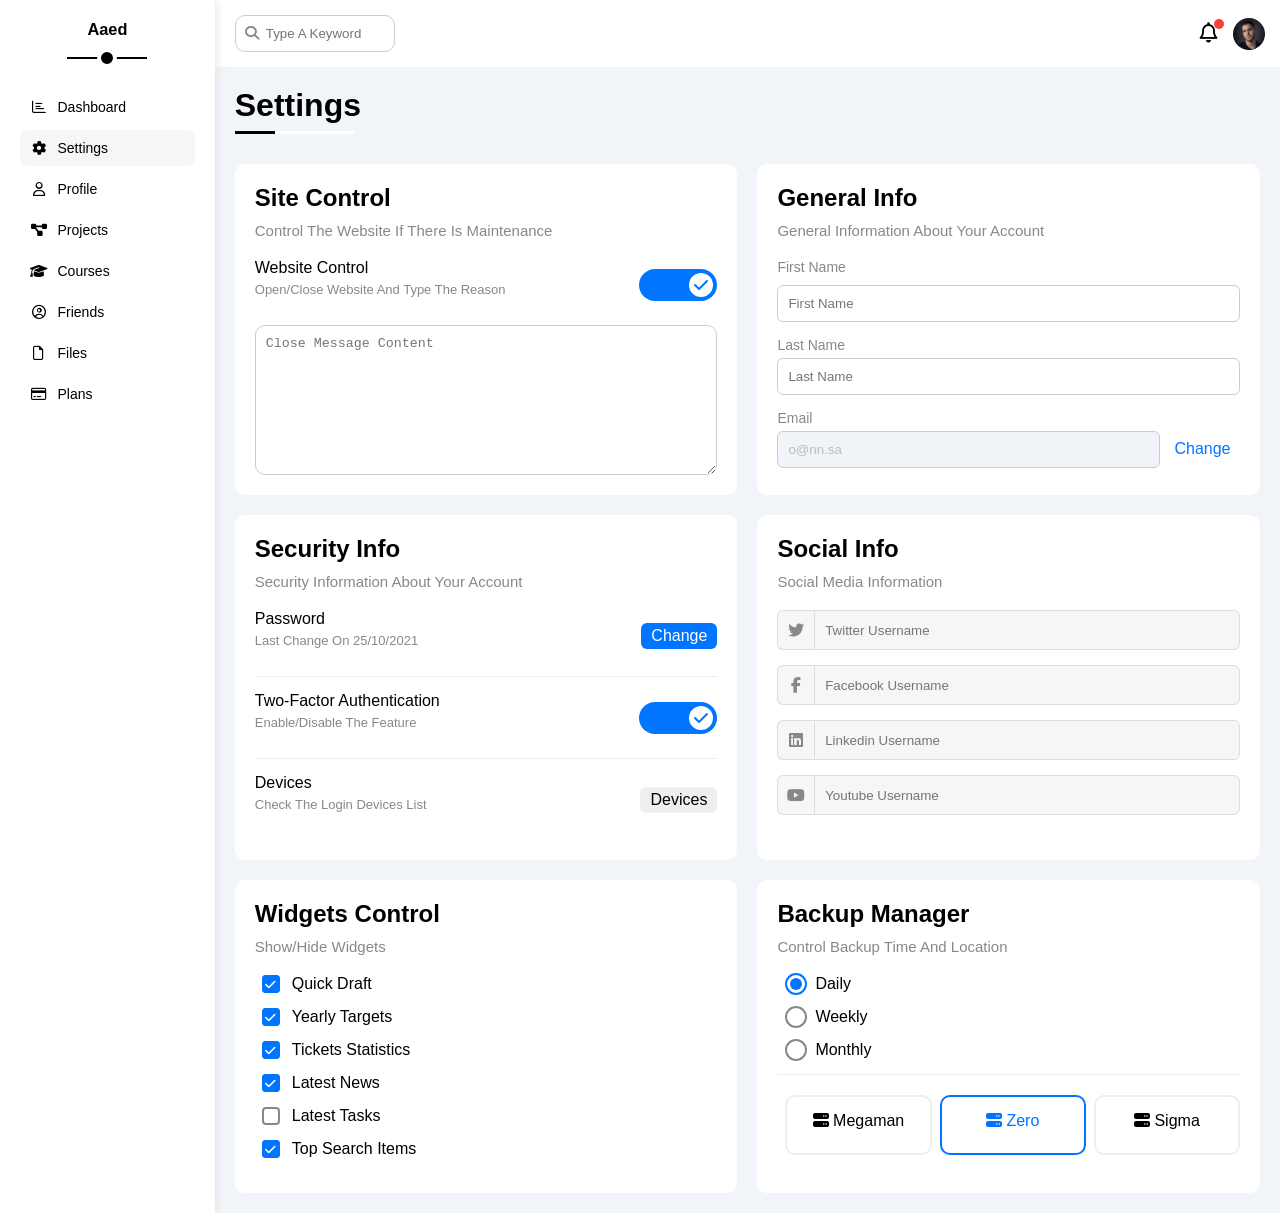
<file: settings.html>
<!doctype html>
<html lang="en">
  <head>
    <meta charset="UTF-8" />
    <meta name="viewport" content="width=device-width, initial-scale=1.0" />
    <title>settings</title>
    <link rel="stylesheet" href="css/framework.css" />
    <link rel="stylesheet" href="css/index.css" />
    <!--Font Awesome  -->
    <link rel="stylesheet" href="css/all.min.css" />
    <!-- Fonts Awesome Library -->
    <link
      rel="stylesheet"
      href="https://cdnjs.cloudflare.com/ajax/libs/font-awesome/6.4.0/css/all.min.css"
    />
    <!-- Google Fonts -->
    <link rel="preconnect" href="https://fonts.googleapis.com" />
    <link rel="preconnect" href="https://fonts.gstatic.com" crossorigin />
    <link
      href="https://fonts.googleapis.com/css2?family=Roboto:ital,wght@0,100..900;1,100..900&family=Work+Sans:ital,wght@0,100..900;1,100..900&display=swap"
      rel="stylesheet"
    />
  </head>
  <body>
    <div class="page">
      <!-- Start sidebar -->
      <div class="sidebar">
        <h3>Aaed</h3>
        <div>
          <ul>
            <li>
              <a
                class="d-flex align-center fs-14 c-black rad-6 p-10"
                href="index.html"
              >
                <i class="fa-regular fa-chart-bar fa-fw"></i>
                <span>Dashboard</span>
              </a>
            </li>
            <li>
              <a
                class="active d-flex align-center fs-14 c-black rad-6 p-10"
                href="settings.html"
              >
                <i class="fa-solid fa-gear fa-fw"></i>
                <span>Settings</span>
              </a>
            </li>
            <li>
              <a
                class="d-flex align-center fs-14 c-black rad-6 p-10"
                href="profile.html"
              >
                <i class="fa-regular fa-user fa-fw"></i>
                <span>Profile</span>
              </a>
            </li>
            <li>
              <a
                class="d-flex align-center fs-14 c-black rad-6 p-10"
                href="projects.html"
              >
                <i class="fa-solid fa-diagram-project fa-fw"></i>
                <span>Projects</span>
              </a>
            </li>
            <li>
              <a
                class="d-flex align-center fs-14 c-black rad-6 p-10"
                href="courses.html"
              >
                <i class="fa-solid fa-graduation-cap fa-fw"></i>
                <span>Courses</span>
              </a>
            </li>
            <li>
              <a
                class="d-flex align-center fs-14 c-black rad-6 p-10"
                href="friends.html"
              >
                <i class="fa-regular fa-circle-user fa-fw"></i>
                <span>Friends</span>
              </a>
            </li>
            <li>
              <a
                class="d-flex align-center fs-14 c-black rad-6 p-10"
                href="files.html"
              >
                <i class="fa-regular fa-file fa-fw"></i>
                <span>Files</span>
              </a>
            </li>
            <li>
              <a
                class="d-flex align-center fs-14 c-black rad-6 p-10"
                href="plans.html"
              >
                <i class="fa-regular fa-credit-card fa-fw"></i>
                <span>Plans</span>
              </a>
            </li>
          </ul>
        </div>
      </div>
      <!-- End sidebar -->
      <!-- Strat content -->
      <div class="content">
        <!-- Start head -->
        <div class="head">
          <div class="search">
            <input type="search" placeholder="Type A Keyword" />
          </div>
          <div class="icons">
            <span class="notification">
              <i class="fa-regular fa-bell fa-lg"></i>
            </span>
            <img
              decoding="async"
              src="images/WhatsApp Image 2026-03-17 at 7.28.12 PM.jpeg"
              alt=""
            />
          </div>
        </div>
        <!-- End head -->
        <h1 class="p-relative title">Settings</h1>
        <div class="settings-page m-20 d-grid gap-20">
          <!-- Start Site Control -->
          <div class="p-20 bg-white rad-10">
            <h2 class="mt-0 mb-10">Site Control</h2>
            <p class="mt-0 mb-20 c-grey fs-15">
              Control The Website If There Is Maintenance
            </p>
            <div class="mb-15 between-flex">
              <div>
                <span>Website Control</span>
                <p class="c-grey mt-5 mb-0 fs-13">
                  Open/Close Website And Type The Reason
                </p>
              </div>
              <div>
                <label>
                  <input class="toggle-checkbox" type="checkbox" checked />
                  <div class="toggle-switch"></div>
                </label>
              </div>
            </div>
            <textarea
              class="close-message"
              placeholder="Close Message Content"
            ></textarea>
          </div>
          <!-- End Site Control -->
          <!-- Start General Info-->
          <div class="p-20 bg-white rad-10">
            <h2 class="mt-0 mb-10">General Info</h2>
            <p class="mt-0 mb-20 c-grey fs-15">
              General Information About Your Account
            </p>
            <div class="mb-15">
              <label class="fs-14 c-grey d-block mb-10" for="first"
                >First Name</label
              >
              <input
                class="b-none border-ccc p-10 rad-6 d-block w-full"
                type="text"
                id="first"
                placeholder="First Name"
              />
            </div>
            <div class="mb-15">
              <label class="fs-14 c-grey d-block mb-5" for="last"
                >Last Name</label
              >
              <input
                class="b-none border-ccc p-10 rad-6 d-block w-full"
                id="last"
                type="text"
                placeholder="Last Name"
              />
            </div>
            <div>
              <label class="fs-14 c-grey d-block mb-5" for="email">Email</label>
              <input
                class="email b-none border-ccc p-10 rad-6 w-full mr-10"
                id="email"
                type="email"
                value="o@nn.sa"
                disabled
              />
              <a class="c-blue" href="#">Change</a>
            </div>
          </div>
          <!-- End General Info-->
          <!-- Start Security Info -->
          <div class="p-20 bg-white rad-10">
            <h2 class="mt-0 mb-10">Security Info</h2>
            <p class="mt-0 mb-20 c-grey fs-15">
              Security Information About Your Account
            </p>
            <div class="sec-box mb-15 between-flex">
              <div>
                <span>Password</span>
                <p class="c-grey mt-5 mb-0 fs-13">Last Change On 25/10/2021</p>
              </div>
              <a class="button bg-blue c-white btn-shape" href="#">Change</a>
            </div>
            <div class="sec-box mb-15 between-flex">
              <div>
                <span>Two-Factor Authentication</span>
                <p class="c-grey mt-5 mb-0 fs-13">Enable/Disable The Feature</p>
              </div>
              <label>
                <input class="toggle-checkbox" type="checkbox" checked />
                <div class="toggle-switch"></div>
              </label>
            </div>
            <div class="sec-box between-flex">
              <div>
                <span>Devices</span>
                <p class="c-grey mt-5 mb-0 fs-13">
                  Check The Login Devices List
                </p>
              </div>
              <a class="bg-eee c-black btn-shape" href="#">Devices</a>
            </div>
          </div>
          <!-- End Security Info -->
          <!-- Start Social Info -->
          <div class="social-boxes p-20 bg-white rad-10">
            <h2 class="mt-0 mb-10">Social Info</h2>
            <p class="mt-0 mb-20 c-grey fs-15">Social Media Information</p>
            <div class="d-flex align-center mb-15">
              <i class="fa-brands fa-twitter center-flex c-grey"></i>
              <input
                class="w-full"
                type="text"
                placeholder="Twitter Username"
              />
            </div>
            <div class="d-flex align-center mb-15">
              <i class="fa-brands fa-facebook-f center-flex c-grey"></i>
              <input
                class="w-full"
                type="text"
                placeholder="Facebook Username"
              />
            </div>
            <div class="d-flex align-center mb-15">
              <i class="fa-brands fa-linkedin center-flex c-grey"></i>
              <input
                class="w-full"
                type="text"
                placeholder="Linkedin Username"
              />
            </div>
            <div class="d-flex align-center">
              <i class="fa-brands fa-youtube center-flex c-grey"></i>
              <input
                class="w-full"
                type="text"
                placeholder="Youtube Username"
              />
            </div>
          </div>
          <!-- End Social Info -->
          <!-- Start Widgets Control -->
          <div class="widgets-control p-20 bg-white rad-10">
            <h2 class="mt-0 mb-10">Widgets Control</h2>
            <p class="mt-0 mb-20 c-grey fs-15">Show/Hide Widgets</p>
            <div class="control d-flex align-center mb-15">
              <input type="checkbox" id="one" checked />
              <label for="one">Quick Draft</label>
            </div>
            <div class="control d-flex align-center mb-15">
              <input type="checkbox" id="two" checked />
              <label for="two">Yearly Targets</label>
            </div>
            <div class="control d-flex align-center mb-15">
              <input type="checkbox" id="three" checked />
              <label for="three">Tickets Statistics</label>
            </div>
            <div class="control d-flex align-center mb-15">
              <input type="checkbox" id="four" checked />
              <label for="four">Latest News</label>
            </div>
            <div class="control d-flex align-center mb-15">
              <input type="checkbox" id="five" />
              <label for="five">Latest Tasks</label>
            </div>
            <div class="control d-flex align-center mb-15">
              <input type="checkbox" id="six" checked />
              <label for="six">Top Search Items</label>
            </div>
          </div>
          <!-- End Widgets Control -->
          <!-- Start Backup Manager -->
          <div class="backup-control p-20 bg-white rad-10">
            <h2 class="mt-0 mb-10">Backup Manager</h2>
            <p class="mt-0 mb-20 c-grey fs-15">
              Control Backup Time And Location
            </p>
            <div class="date d-flex align-center mb-15">
              <input type="radio" name="time" id="daily" checked />
              <label for="daily">Daily</label>
            </div>
            <div class="date d-flex align-center mb-15">
              <input type="radio" name="time" id="weekly" />
              <label for="weekly">Weekly</label>
            </div>
            <div class="date d-flex align-center mb-15">
              <input type="radio" name="time" id="monthly" />
              <label for="monthly">Monthly</label>
            </div>
            <div class="servers d-flex align-center txt-c">
              <input type="radio" name="servers" id="server-one" />
              <div class="server mb-15 rad-10 w-full">
                <label class="d-block m-15" for="server-one">
                  <i class="fa-solid fa-server d-block mb-10"></i>
                  Megaman
                </label>
              </div>
              <input type="radio" name="servers" id="server-two" checked />
              <div class="server mb-15 rad-10 w-full">
                <label class="d-block m-15" for="server-two">
                  <i class="fa-solid fa-server d-block mb-10"></i>
                  Zero
                </label>
              </div>
              <input type="radio" name="servers" id="server-three" />
              <div class="server mb-15 rad-10 w-full">
                <label class="d-block m-15" for="server-three">
                  <i class="fa-solid fa-server d-block mb-10"></i>
                  Sigma
                </label>
              </div>
            </div>
          </div>
          <!-- End Backup Manager -->
        </div>
      </div>
      <!-- End content -->
    </div>
  </body>
</html>
</file>
<file: css/framework.css>
:root {
  --blue-color: #0075ff;
  --blue-alt-color: #0d69d5;
  --orange-color: #f59e0b;
  --green-color: #22c55e;
  --red-color: #f44336;
  --grey-color: #888;
}
.c-blue {
  color: blue;
}
.c-orange {
  color: orange;
}
.c-green {
  color: green;
}
.fs-14 {
  font-size: 14px;
}
.c-grey {
  color: var(--grey-color);
}
.c-red {
  color: red;
}
.d-block {
  display: block;
}
.mt-5 {
  margin-top: 5px;
}
.mb-10 {
  margin-bottom: 10px;
}
.mb-20 {
  margin-bottom: 20px;
}
.mt-0 {
  margin-top: 0;
}
.mt-10{
    margin-top: 10px;
}
.p1-20 {
  padding: 20px 0;
}
.p1-10{
    padding: 10px 0;
}
.pt1-20 {
  padding-top: 20px;
}
.pb1-10{
    padding-bottom: 10px;
}
.pt1-10{
    padding-top: 10px;
}
.fw-bold {
  font-weight: bold;
}
.bg-blue {
  background-color: var(--blue-color);
}
.bg-orange {
  background-color: var(--orange-color);
}
.bg-green {
  background-color: var(--green-color);
}
.bo-ra {
  border-bottom: 1px #eee solid;
}
.pb-20 {
  padding-bottom: 20px;
}
.done {
  opacity: 0.4;
}
.done h3,
.done p {
  text-decoration: line-through;
}
.done .delete {
  pointer-events: none; /* يخلي الأيقونة ما تنضغط */
}
   




/* Start Box */
.d-flex {
  display: flex;
}
.f-wrap {
  flex-wrap: wrap;
}
.align-center {
  align-items: center;
}
.space-between {
  justify-content: space-between;
}
.d-grid {
  display: grid;
}
.gap-20 {
  gap: 20px;
}
.d-block {
  display: block;
}
@media (max-width: 767px) {
  .block-mobile {
    display: block;
  }
  .hide-mobile {
    display: none;
  }
}
/* End Box */
/* Start Padding + Margin */
.p-10 {
  padding: 10px;
}
.p-15 {
  padding: 15px;
}
.p-20 {
  padding: 20px;
}
.pt-10 {
  padding-top: 10px;
}
.pt-15 {
  padding-top: 15px;
}
.pt-20 {
  padding-top: 20px;
}
.pb-10 {
  padding-bottom: 10px;
}
.pb-15 {
  padding-bottom: 15px;
}
.pb-20 {
  padding-bottom: 20px;
}
.pl-15 {
  padding-left: 15px;
}
.m-0 {
  margin: 0;
}
.m-15 {
  margin: 15px;
}
.m-20 {
  margin: 20px;
}
.mt-0 {
  margin-top: 0;
}
.mt-5 {
  margin-top: 5px;
}
.mt-10 {
  margin-top: 10px;
}
.mt-15 {
  margin-top: 15px;
}
.mt-20 {
  margin-top: 20px;
}
.mt-25 {
  margin-top: 25px;
}
.mr-10 {
  margin-right: 10px;
}
.mr-15 {
  margin-right: 15px;
}
.mb-5 {
  margin-bottom: 5px;
}
.mb-10 {
  margin-bottom: 10px;
}
.mb-15 {
  margin-bottom: 15px;
}
.mb-20 {
  margin-bottom: 20px;
}
.mb-25 {
  margin-bottom: 25px;
}
/* End Padding + Margin */
/* Start Color */
.c-black {
  color: black;
}
.c-white {
  color: white;
}
.c-grey {
  color: var(--grey-color);
}
.c-red {
  color: var(--red-color);
}
.c-green {
  color: var(--green-color);
}
.c-blue {
  color: var(--blue-color);
}
.c-orange {
  color: var(--orange-color);
}
.bg-red {
  background-color: var(--red-color);
}
.bg-green {
  background-color: var(--green-color);
}
.bg-blue {
  background-color: var(--blue-color);
}
.bg-orange {
  background-color: var(--orange-color);
}
.bg-white {
  background-color: white;
}
.bg-eee {
  background-color: #eee;
}
.bg-yellow {
  background-color: yellow;
}
/* End Color */
/* Start Position */
.p-relative {
  position: relative;
}
.p-absolute {
  position: absolute;
}
/* End Position */
/* Start Font */
.txt-c {
  text-align: center;
}
.fs-13 {
  font-size: 13px;
}
.fs-14 {
  font-size: 14px;
}
.fs-15 {
  font-size: 15px;
}
.fs-25 {
  font-size: 25px;
}
.fw-bold {
  font-weight: bold;
}
@media (max-width: 767px) {
  .txt-c-mobile {
    text-align: center;
  }
}
/* End Font */
/* Start Border */
.rad-6 {
  border-radius: 6px;
}
.rad-10 {
  border-radius: 10px;
}
.rad-half {
  border-radius: 50%;
}
.b-none {
  border: none;
}
.border-ccc {
  border: 1px solid #ccc;
}
.border-eee {
  border: 1px solid #eee;
}

/* End Border */
/* Start Width + Height */
.w-full {
  width: 100%;
}
.w-100 {
  width: 100px;
}
.w-fit {
  width: fit-content;
}
.h-full {
  height: 100%;
}
.h-100 {
  height: 100px;
}
/* End Width + Height */
/* Start Components */
.center-flex {
  display: flex;
  align-items: center;
  justify-content: center;
}
.between-flex {
  display: flex;
  align-items: center;
  justify-content: space-between;
}
.btn-shape {
  padding: 4px 10px;
  border-radius: 6px;
}
/* End Components */
</file>
<file: css/index.css>
:root {
  --blue-color: #0075ff;
  --blue-alt-color: #0d69d5;
  --orange-color: #f59e0b;
  --green-color: #22c55e;
  --red-color: #f44336;
  --grey-color: #888;
}
* {
  box-sizing: border-box;
}
body {
  font-family: "Open Sans", sans-serif;
  margin: 0;
  overflow-x: hidden;
}
*:focus {
  outline: none;
}
a {
  text-decoration: none;
}
ul {
  padding: 0;
  list-style: none;
}
::-webkit-scrollbar {
  width: 15px;
}
::-webkit-scrollbar-track {
  background-color: white;
}
::-webkit-scrollbar-thumb {
  background-color: var(--blue-color);
}
::-webkit-scrollbar-thumb:hover {
  background-color: var(--blue-alt-color);
}
/* Strat sidebar */
.page {
  background-color: #f1f5f9;
  /* min-height: 200vh; */
  display: flex;
}
.page .sidebar {
  width: 250px;
  box-shadow: 0 0 10px #ddd;
  z-index: 1;
  background-color: white;
  position: relative;
  padding: 20px;
  font-size: 14px;
}
.page .sidebar h3 {
  text-align: center;
  position: relative;
  margin-top: 0;
  margin-bottom: 50px;
}
.page .sidebar h3::before {
  content: "";
  position: absolute;
  width: 80px;
  height: 2px;
  background-color: black;
  transform: translateX(-50%);
  left: 50%;
  bottom: -20px;
}
.page .sidebar h3::after {
  content: "";
  background-color: black;
  position: absolute;
  width: 12px;
  height: 12px;
  border-radius: 50%;
  left: 50%;
  bottom: -29px;
  border: 4px solid white;
  transform: translateX(-50%);
}
.page .sidebar ul li i {
  margin-right: 10px;
  color: black;
}
.page .sidebar ul li a span {
  color: black;
}
.sidebar ul li a {
  transition: 0.3s;
  margin-bottom: 5px;
  padding: 10px;
  font-size: 14px;
  border-radius: 6px;
  align-items: center;
  display: flex;
}
.sidebar ul li a:hover,
.sidebar ul li a.active {
  background-color: #f6f6f6;
}
@media (max-width: 767px) {
  .page .sidebar {
    width: 62px;
    padding: 10px;
  }
  .page .sidebar > h3 {
    font-size: 13px;
    margin-bottom: 15px;
  }
  .sidebar > h3::before,
  .sidebar > h3::after {
    display: none;
  }
  .sidebar ul li a span {
    display: none;
  }
}
/* End sidebar */
/* Start content */
.content {
  width: 100%;
  overflow: hidden;
}
.content .head {
  background-color: white;
  display: flex;
  justify-content: space-between;
  align-items: center;
  padding: 15px;
}
.content .head .search {
  position: relative;
}
.head .search::before {
  font-family: var(--fa-style-family-classic);
  content: "\f002";
  font-weight: 900;
  position: absolute;
  color: var(--grey-color);
  left: 15px;
  top: 47%;
  font-size: 14px;
  transform: translateY(-50%);
}
.head .search input {
  border: 1px solid #ccc;
  padding: 10px;
  border-radius: 10px;
  margin-left: 5px;
  padding-left: 30px;
  width: 160px;
  transition: 0.3s;
}
.head .search input:focus {
  width: 200px;
}
.head .search input:focus::placeholder {
  opacity: 0;
}
.head .icons {
  display: flex;
  align-items: center;
}
.head .notification {
  position: relative;
}
.head .notification::before {
  content: "";
  position: absolute;
  width: 10px;
  height: 10px;
  background-color: var(--red-color);
  border-radius: 50%;
  right: -6px;
  top: -6px;
}
.head .icons img {
  width: 32px;
  height: 32px;
  margin-left: 15px;
  border-radius: 50%;
}
.page h1 {
  margin-left: 20px;
  position: relative;
}
.page h1::before {
  content: "";
  position: absolute;
  width: 120px;
  height: 3px;
  background-color: white;
  bottom: -10px;
  left: 0;
}
.page h1::after {
  content: "";
  position: absolute;
  width: 40px;
  height: 3px;
  background-color: black;
  bottom: -10px;
  left: 0;
}
.page .wrapper {
  display: grid;
  gap: 20px;
  grid-template-columns: repeat(auto-fill, minmax(450px, 1fr));
  margin-left: 20px;
  margin-right: 20px;
  padding-top: 20px;
}
@media (max-width: 767px) {
  .page .wrapper {
    grid-template-columns: minmax(200px, 1fr);
    margin-left: 10px;
    margin-right: 10px;
    gap: 20px;
  }
}
/* End head */
/* Start welcome widget */
.welcome {
  background-color: white;
  border-radius: 10px;
  overflow: hidden;
}
.welcome .intro {
  display: flex;
  justify-content: space-between;
  background-color: #eee;
  padding: 20px;
}
.welcome .intro p {
  color: var(--grey-color);
  margin-top: 5px !important;
}
.welcome .intro h2,
.welcome .intro p {
  margin: 0;
}
.welcome .intro img {
  width: 200px;
  margin-top: -10px;
}
.welcome .avatar {
  width: 64px;
  height: 64px;
  border: 2px solid white;
  border-radius: 50%;
  padding: 2px;
  box-shadow: 0 0 5px #ddd;
  margin-left: 20px;
  margin-top: -32px;
}
.welcome .body {
  display: flex;
  border-top: 1px solid #eee;
  border-bottom: 1px solid #eee;
  padding: 20px;
  text-align: center;
  margin-bottom: 20px;
}
.welcome .body > div {
  flex: 1;
}
.welcome .body div span {
  display: block;
  color: var(--grey-color);
  font-size: 14px;
  margin-top: 10px;
}
.welcome .visit {
  display: block;
  font-size: 14px;
  border-radius: 6px;
  background-color: var(--blue-color);
  color: white;
  width: fit-content;
  padding: 4px 10px;
  margin: 15px 15px 15px auto;
  transition: 0.3s;
}
.welcome .visit:hover {
  background-color: var(--blue-alt-color);
}
@media (max-width: 767px) {
  .welcome {
    text-align: center;
    display: block;
  }
  .welcome .intro {
    padding-bottom: 30px;
  }
  .welcome .intro img {
    display: none;
  }
  .welcome .avatar {
    margin-left: 0;
  }
  .welcome .body {
    display: block;
  }
  .welcome .body > div:not(:last-child) {
    margin-bottom: 20px;
  }
}
/* End welcome widget */
/* Start Quick Draft Widget */
.quick-draft {
  padding: 20px;
  background-color: white;
  border-radius: 10px;
}
.quick-draft h2 {
  margin-top: 0;
  margin-bottom: 10px;
}
.quick-draft p {
  margin-top: 0;
  margin-bottom: 20px;
  font-size: 15px;
  color: var(--grey-color);
}
.quick-draft form input {
  display: block;
  margin-bottom: 20px;
  width: 100%;
  padding: 10px;
  border: none;
  background-color: #eee;
  border-radius: 6px;
}
.quick-draft textarea {
  display: block;
  margin-bottom: 20px;
  width: 100%;
  padding: 10px;
  border: none;
  background-color: #eee;
  border-radius: 6px;
  resize: none;
  min-height: 180px;
}
.quick-draft .save {
  display: block;
  background-color: var(--blue-color);
  color: white;
  border: none;
  width: fit-content;
  padding: 4px 10px;
  border-radius: 6px;
  margin-left: auto;
  transition: 0.3s;
  cursor: pointer;
}
.quick-draft .save:hover {
  background-color: var(--blue-alt-color);
}
/* End Quick Draft Widget */
/* Start targets */
.targets {
  background-color: white;
  padding: 20px;
  border-radius: 10px;
}
.targets h2 {
  margin-top: 10px;
}
.targets p {
  margin-top: 20px;
  color: var(--grey-color);
  font-size: 15px;
}
.targets .terget-row {
  display: flex;
  justify-content: center;
  align-items: center;
}
.targets .terget-row .icon1 {
  margin-right: 15px;
  height: 80px;
  width: 80px;
  display: flex;
  justify-content: center;
  align-items: center;
}
.targets .terget-row .details {
  flex: 1;
}
.targets .terget-row .progress {
  position: relative;
  height: 4px;
}
.targets .terget-row .progress > span {
  height: 100%;
  position: absolute;
  top: 0;
  left: 0;
}
.targets .terget-row .progress > span span {
  position: absolute;
  bottom: 16px;
  right: -16px;
  color: white;
  padding: 2px 5px;
  border-radius: 6px;
  font-size: 13px;
}
.targets .terget-row .progress > span span::after {
  content: "";
  border-color: transparent;
  border-width: 5px;
  border-style: solid;
  position: absolute;
  bottom: -10px;
  left: 50%;
  transform: translateX(-50%);
}
.blue .icon1,
.blue .progress {
  background-color: rgb(0 117 255 / 20%);
}
.orange .icon1,
.orange .progress {
  background-color: rgb(245 158 11 / 20%);
}
.green .icon1,
.green .progress {
  background-color: rgb(34 197 94 / 20%);
}
.targets .details .progress > .blue span::after {
  border-top-color: var(--blue-color);
}
.targets .details .progress > .orange span::after {
  border-top-color: var(--orange-color);
}
.targets .details .progress > .green span::after {
  border-top-color: var(--green-color);
}

/* End targets */
/* Start Ticket Widget */
.tickets {
  background-color: white;
  padding: 20px;
  border-radius: 10px;
}
.tickets div {
  display: flex;
  text-align: center;
  gap: 20px;
  flex-wrap: wrap;
}
.tickets div .box {
  padding: 20px;
  border-radius: 10px;
  color: var(--grey-color);
  font-size: 13px;
  display: block;
  border: 1px solid #ccc;
  width: calc(50% - 10px);
}
.tickets div .box span {
  display: block;
  color: black;
  font-weight: bold;
  font-size: 25px;
  margin-bottom: 5px;
}
@media (max-width: 767px) {
  .tickets div .box {
    width: 100%;
  }
}
/* End Ticket Widget */
/* Start latest news */
.latest {
  padding-top: 20px;
  padding-left: 20px;
  padding-right: 20px;
  background-color: white;
  border-radius: 10px;
}
.latest h2 {
  margin-top: 0;
}
.latest .latest-row {
  display: flex;
  justify-content: center;
  align-items: center;
  padding-bottom: 20px;
}
.latest .latest-row img {
  width: 100px;
  height: 56px;
  border-radius: 10px;
  margin-right: 15px;
}
.latest .latest-row .flex {
  flex: 1;
  display: flex;
  align-items: center;
}
.latest .latest-row .flex h3 {
  margin: 0;
  margin-bottom: 5px;
}
.latest .latest-row .flex p {
  margin: 0;
  font-size: 14px;
  color: var(--grey-color);
}
.latest .latest-row .flex .b {
  background-color: #eee;
  font-size: 13px;
  padding: 4px 10px;
  border-radius: 6px;
  margin: 0 0 0 auto;
}
@media (max-width: 767px) {
  .latest h2 {
    text-align: center;
  }
  .latest .latest-row {
    display: block;
    text-align: center;
  }
  .latest .latest-row .flex {
    display: block;
    text-align: center;
  }
  .latest .latest-row .flex p {
    padding-top: 5px;
    padding-bottom: 15px;
  }
  .latest .latest-row .flex .b {
    width: fit-content;
    margin: auto;
  }
  .latest .latest-row img {
    margin-bottom: 20px;
  }
}
/* End latest news */
/* Start Latest Tasks */
.latest-t {
  padding: 20px 20px 0px 20px;
  background-color: white;
  border-radius: 10px;
}
.latest-t .latest-t-row {
  display: flex;
  justify-content: center;
  align-items: center;
}
.latest-t .latest-t-row div h3 {
  margin-top: 0;
  margin-bottom: 0;
  font-size: 15px;
}
.latest-t .latest-t-row div p {
  color: var(--grey-color);
  margin: 0;
  margin-top: 5px;
}
.latest-t .latest-t-row i {
  flex: 1;
  text-align: right;
  transition: 0.3s;
}
.latest-t .latest-t-row i:hover {
  cursor: pointer;
  color: var(--red-color);
}
/* End Latest Tasks */
/* Start Top Search Items */
.search-item {
  background-color: white;
  padding: 20px;
  border-radius: 10px;
}
.search-item .p {
  display: flex;
  justify-content: space-between;
  align-items: center;
}
.search-item .p p {
  color: var(--grey-color);
  margin: 0;
}
.search-item .search-item-row {
  display: flex;
  justify-content: space-between;
  align-items: center;
  padding: 15px 0;
}
.search-item .search-item-row .n {
  background-color: #eee;
  padding: 4px 10px;
  border-radius: 6px;
  font-size: 13px;
}
/* End Top Search Items */
/* Start Latest Uploads */
.latest-up {
  padding: 20px;
  background-color: white;
  border-radius: 10px;
}
.latest-up .latest-up-row {
  display: flex;
  justify-content: center;
  align-items: center;
}
.latest-up .latest-up-row img {
  height: 40px;
  width: 40px;
  margin-right: 15px;
}
.latest-up .latest-up-row .fl {
  flex: 1;
}
.latest-up .latest-up-row .fl span {
  margin: 0;
}
.latest-up .latest-up-row .fl p {
  color: var(--grey-color);
  margin: 0;
  margin-top: 5px;
}
.latest-up .s {
  padding: 4px 10px;
  background-color: #eee;
  border-radius: 6px;
  font-size: 13px;
}
/* End Latest Uploads */
/* Start Last Project Progress */
.last-project {
  padding: 20px;
  background-color: white;
  border-radius: 10px;
  position: relative;
}
.last-project h2 {
  margin-bottom: 20px;
}
.last-project ul {
  margin: 0;
  position: relative;
}
.last-project ul li {
  position: relative;
  margin-top: 25px;
  display: flex;
  align-items: center;
}
.last-project ul::before {
  content: "";
  position: absolute;
  left: 11px;
  width: 2px;
  height: 100%;
  background-color: var(--blue-color);
}
.last-project ul li::before {
  content: "";
  width: 20px;
  height: 20px;
  display: block;
  border-radius: 50%;
  background-color: white;
  border: 2px solid white;
  outline: 2px solid var(--blue-color);
  margin-right: 15px;
  z-index: 1;
}
.last-project ul li.done1::before {
  background-color: var(--blue-color);
}
.last-project ul li.current::before {
  animation: change-color 0.8s infinite alternate;
}
.last-project .launch-icon {
  position: absolute;
  width: 160px;
  right: 0;
  bottom: 0;
  opacity: 0.1;
}
@media (max-width: 767px) {
  .last-project .launch-icon {
    display: none;
  }
}
/* End Last Project Progress */
/* Start Reminders */
.reminders {
  background-color: white;
  border-radius: 10px;
  padding: 20px;
  position: relative;
}
.reminders h2 {
  margin-bottom: 25px;
}
.reminders ul {
  margin: 0;
}
.reminders ul li {
  display: flex;
  align-items: center;
  margin-top: 15px;
}
.reminders ul li .key {
  margin-right: 15px;
  display: block;
  border-radius: 50%;
}
.reminders ul li div {
  padding-left: 15px;
}
.reminders ul li div p {
  font-size: 14px;
  font-weight: bold;
  margin-top: 0;
  margin-bottom: 5px;
}
.reminders ul li div span {
  font-size: 13px;
  color: var(--grey-color);
}
.reminders ul li .key {
  width: 15px;
  height: 15px;
}
.reminders ul li > .blue {
  border-left: 2px solid var(--blue-color);
}
.reminders ul li > .green {
  border-left: 2px solid var(--green-color);
}
.reminders ul li > .orange {
  border-left: 2px solid var(--orange-color);
}
.reminders ul li > .red {
  border-left: 2px solid var(--red-color);
}
/* End Reminders */
/* Start Latest Post */
.latest {
  background-color: white;
  padding: 20px;
  border-radius: 10px;
}
.latest .latest-row3 {
  display: block;
}
.latest .latest-row3 .post {
  display: flex;
  align-items: center;
}
.latest .latest-row3 .post img {
  width: 48px;
  height: 48px;
  border-radius: 50%;
  margin-right: 15px;
}
.latest .latest-row3 .post div {
  margin: 0;
}
.latest .latest-row3 .post div h3 {
  margin: 0;
  margin-bottom: 5px;
  font-weight: bold;
}
.latest .latest-row3 .post div span {
  color: var(--grey-color);
}
.latest .latest-row3 .paragraph p {
  text-transform: capitalize;
  line-height: 1.8;
  border-top: 1px solid #eee;
  border-bottom: 1px solid #eee;
  min-height: 140px;
  margin: 20px 0;
  padding: 20px 0;
}
.latest .latest-row3 .icon {
  display: flex;
  justify-content: space-between;
  align-items: center;
}
.latest .latest-row3 .icon span {
  color: var(--grey-color);
}
.latest .latest-row3 .icon span i {
  margin-right: 5px;
}
@media (max-width: 767px) {
  .latest h2 {
    text-align: left;
  }
  .latest .latest-row3 .paragraph p {
    text-align: center;
  }
}
/* End Latest Post */
/* Start Social Media */
.social-media {
  background-color: white;
  border-radius: 10px;
  padding: 20px;
  position: relative;
}
.social-media .box {
  padding: 15px;
  position: relative;
  margin-bottom: 10px;
  display: flex;
  align-items: center;
  justify-content: space-between;
  padding-left: 70px;
}
.social-media .box i {
  position: absolute;
  left: 0;
  top: 0;
  width: 52px;
  transition: 0.3s;
  display: flex;
  justify-content: center;
  align-items: center;
  height: 100%;
  color: white;
  font-size: 2em;
}
.social-media .box a {
  font-size: 13px;
  color: white;
  padding: 4px 10px;
  border-radius: 6px;
}
.social-media .box i:hover {
  transform: rotate(5deg);
}
.social-media .twitter {
  background-color: rgb(29 161 242 / 20%);
  color: #1da1f2;
}
.social-media .twitter i,
.social-media .twitter a {
  background-color: #1da1f2;
}
.social-media .facebook {
  background-color: rgb(24 119 242 / 20%);
  color: #1da1f2;
}
.social-media .facebook i,
.social-media .facebook a {
  background-color: #1877f2;
}
.social-media .youtube {
  background-color: rgb(255 0 0 / 20%);
  color: #ff0000;
}
.social-media .youtube i,
.social-media .youtube a {
  background-color: #ff0000;
}
.social-media .linkedin {
  background-color: rgb(0 119 181 / 20%);
  color: #0077b5;
}
.social-media .linkedin i,
.social-media .linkedin a {
  background-color: #0077b5;
}
/* End Social Media */
/* Start Projects */
/* Start Projects Table */
.projects {
  background-color: white;
  padding: 20px;
  margin: 20px;
  border-radius: 10px;
}
.projects .responsive-table {
  overflow-x: auto;
}
.projects table {
  width: 100%;
  min-width: 1000px;
  border-spacing: 0;
  font-size: 15px;
}
.projects thead td {
  background-color: #eee;
  font-weight: bold;
  padding: 15px;
}
.projects tbody td {
  padding: 15px;
  border-bottom: 1px solid #eee;
  border-left: 1px solid #eee;
  transition: 0.3s;
}
.projects table tbody tr td:last-child {
  border-right: 1px solid #eee;
}
.projects tbody tr:hover td {
  background-color: #faf7f7;
}
.projects table img {
  width: 32px;
  height: 32px;
  border-radius: 50%;
  padding: 2px;
  background-color: white;
}
.projects table img:not(:first-child) {
  margin-left: -20px;
}
.projects table .label {
  font-size: 13px;
}
/* End Projects Table */
/* End Projects */
/* Start settings */
/* start Site Control */
.page .title {
  margin: 20px 20px 40px;
}
.settings-page {
  grid-template-columns: repeat(auto-fill, minmax(500px, 1fr));
}
@media (max-width: 767px) {
  .settings-page {
    grid-template-columns: minmax(100px, 1fr);
    margin-left: 10px;
    margin-right: 10px;
    gap: 10px;
  }
}
.settings-page .close-message {
  border: 1px solid #ccc;
  resize: 0;
  min-height: 150px;
  padding: 10px;
  border-radius: 10px;
  display: block;
  width: 100%;
}
.toggle-checkbox {
  -webkit-appearance: none;
  appearance: none;
  display: none;
}
.toggle-switch {
  background-color: #ccc;
  width: 78px;
  height: 32px;
  border-radius: 16px;
  position: relative;
  transition: 0.3s;
  cursor: pointer;
}
.toggle-switch::before {
  font-family: var(--fa-style-family-classic);
  content: "\f00d";
  font-weight: 900;
  background-color: white;
  width: 24px;
  height: 24px;
  position: absolute;
  border-radius: 50%;
  top: 4px;
  left: 4px;
  display: flex;
  justify-content: center;
  align-items: center;
  color: #aaa;
  transition: 0.3s;
}
.toggle-checkbox:checked + .toggle-switch {
  background-color: var(--blue-color);
}
.toggle-checkbox:checked + .toggle-switch::before {
  content: "\f00c";
  left: 50px;
  color: var(--blue-color);
}
.settings-page .email {
  display: inline-flex;
  width: calc(100% - 80px);
  cursor: no-drop;
  background-color: #f0f4f8;
  color: #bbb;
}
.settings-page .sec-box {
  padding-bottom: 15px;
}
.settings-page .sec-box:not(:last-of-type) {
  border-bottom: 1px solid #eee;
}
.settings-page .sec-box .button {
  transition: 0.3s;
}
.settings-page .sec-box .button:hover {
  background-color: var(--blue-alt-color);
}
.settings-page .social-boxes i {
  width: 40px;
  height: 40px;
  background-color: #f6f6f6;
  border: 1px solid #ddd;
  border-right: none;
  border-radius: 6px 0 0 6px;
  transition: 0.3s;
  display: flex;
  justify-content: center;
  align-items: center;
}
.settings-page .social-boxes input {
  height: 40px;
  background-color: #f6f6f6;
  border: 1px solid #ddd;
  padding-left: 10px;
  border-radius: 0 6px 6px 0;
}
.settings-page .social-boxes > div:focus-within i {
  color: black;
}
.widgets-control .control input[type="checkbox"] {
  -webkit-appearance: none;
  appearance: none;
}
.widgets-control .control label {
  padding-left: 30px;
  cursor: pointer;
  position: relative;
}
.widgets-control .control label::before,
.widgets-control .control label::after {
  position: absolute;
  left: 0;
  top: 50%;
  margin-top: -9px;
  border-radius: 4px;
}
.widgets-control .control label::before {
  content: "";
  width: 14px;
  height: 14px;
  border: 2px solid var(--grey-color);
}
.widgets-control .control label:hover::before {
  border-color: var(--blue-alt-color);
}
.widgets-control .control label::after {
  font-family: var(--fa-style-family-classic);
  content: "\f00c";
  font-weight: 900;
  background-color: var(--blue-color);
  color: white;
  font-size: 12px;
  width: 18px;
  height: 18px;
  display: flex;
  justify-content: center;
  align-items: center;
  transform: scale(0) rotate(360deg);
  transition: 0.3s;
}
.widgets-control .control input[type="checkbox"]:checked + label::after {
  transform: scale(1);
}
.backup-control input[type="radio"] {
  -webkit-appearance: none;
  appearance: none;
}
.backup-control .date label {
  padding-left: 30px;
  cursor: pointer;
  position: relative;
}
.backup-control .date label::before {
  content: "";
  position: absolute;
  top: 50%;
  left: 0;
  margin-top: -11px;
  width: 18px;
  height: 18px;
  border: 2px solid var(--grey-color);
  border-radius: 50%;
}
.backup-control .date label::after {
  content: "";
  position: absolute;
  left: 5px;
  top: 5px;
  width: 12px;
  height: 12px;
  background: var(--blue-color);
  border-radius: 50%;
  transition: 0.3s;
  transform: scale(0);
  top: 18%;
}
.backup-control .date input[type="radio"]:checked + label::before {
  border-color: var(--blue-color);
}
.backup-control .date input[type="radio"]:checked + label::after {
  transform: scale(1);
}
.backup-control .servers {
  border-top: 1px solid #eee;
  padding-top: 20px;
}
@media (max-width: 767px) {
  .backup-control .servers {
    flex-wrap: wrap;
  }
}
.backup-control .servers .server {
  border: 2px solid #eee;
  position: relative;
}
.backup-control .servers .server label {
  cursor: pointer;
}
.backup-control .servers input[type="radio"]:checked + .server {
  border-color: var(--blue-color);
  color: var(--blue-color);
}
.settings-page {
  margin: 20px;
  display: grid;
  gap: 20px;
}
.settings-page :disabled {
  cursor: no-drop;
  background-color: #f0f4f8;
  color: #bbb;
}
/* End Site Control */
/* End settings */
/* Start Profile Page */
@media (max-width: 767px) {
  .profile-page .overview {
    flex-direction: column;
  }
}
.profile-page .avatar-box {
  width: 300px;
}
@media (min-width: 768px) {
  .profile-page .avatar-box {
    border-right: 1px solid #eee;
  }
}
.profile-page .avatar-box > img {
  width: 120px;
  height: 120px;
}
.profile-page .avatar-box .level {
  height: 6px;
  overflow: hidden;
  margin: auto;
  width: 70%;
}
.profile-page .avatar-box .level span {
  position: absolute;
  left: 0;
  top: 0;
  height: 100%;
  background-color: var(--blue-color);
  border-radius: 6px;
}
.profile-page .info-box .box {
  flex-wrap: wrap;
  border-bottom: 1px solid #eee;
  transition: 0.3s;
}
.profile-page .info-box .box:hover {
  background-color: #f9f9f9;
}
.profile-page .info-box .box > div {
  min-width: 250px;
  padding: 10px 0 0;
}
.profile-page .info-box h4 {
  font-weight: normal;
}
/* Start Training Code */
.profile-page .info-box .toggle-switch {
  height: 20px;
}
@media (max-width: 767px) {
  .profile-page .info-box .toggle-switch {
    margin: auto;
  }
}
.profile-page .info-box .toggle-switch::before {
  width: 12px;
  height: 12px;
  font-size: 8px;
}
.profile-page .info-box .toggle-checkbox:checked + .toggle-switch::before {
  left: 62px;
}
/* End Training Code */
@media (max-width: 767px) {
  .profile-page .other-data {
    flex-direction: column;
  }
}
.profile-page .skills-card {
  flex-grow: 1;
}
.profile-page .skills-card ul li {
  padding: 15px 0;
}
.profile-page .skills-card ul li:not(:last-child) {
  border-bottom: 1px solid #eee;
}
.profile-page .skills-card ul li span {
  display: inline-flex;
  padding: 4px 10px;
  background-color: #eee;
  border-radius: 6px;
  font-size: 14px;
}
.profile-page .skills-card ul li span:not(:last-child) {
  margin-right: 5px;
}
.profile-page .activities {
  flex-grow: 2;
}
.profile-page .activity:not(:last-of-type) {
  border-bottom: 1px solid #eee;
  padding-bottom: 20px;
  margin-bottom: 20px;
}
.profile-page .activity img {
  width: 64px;
  height: 64px;
  margin-right: 10px;
}
@media (min-width: 768px) {
  .profile-page .activity .date {
    margin-left: auto;
    text-align: right;
  }
}
@media (max-width: 767px) {
  .profile-page .activity {
    flex-direction: column;
  }
  .profile-page .activity img {
    margin-right: 0;
    margin-bottom: 15px;
  }
  .profile-page .activity .date {
    margin-top: 15px;
  }
}
/* End Profile Page */
/* Start Projects Page */
.projects-page {
  grid-template-columns: repeat(auto-fill, minmax(500px, 1fr));
}
@media (max-width: 767px) {
  .projects-page {
    grid-template-columns: minmax(200px, 1fr);
    margin-left: 10px;
    margin-right: 10px;
    gap: 10px;
  }
}
.projects-page .project .date {
  position: absolute;
  right: 10px;
  top: 10px;
}
.projects-page .project h4 {
  font-weight: normal;
}
.projects-page .project .team {
  position: relative;
  min-height: 80px;
}
.projects-page .project .team a {
  position: absolute;
  left: 0;
  bottom: 0;
}
.projects-page .project .team a:nth-child(2) {
  left: 25px;
}
.projects-page .project .team a:nth-child(3) {
  left: 50px;
}
.projects-page .project .team a:nth-child(4) {
  left: 75px;
}
.projects-page .project .team a:nth-child(5) {
  left: 100px;
}
.projects-page .project .team a:hover {
  z-index: 1000;
}
.projects-page .project .team img {
  width: 40px;
  height: 40px;
  border-radius: 50%;
  border: 2px solid white;
}
.projects-page .project .do {
  justify-content: flex-end;
  border-top: 1px solid #eee;
  padding-top: 15px;
  margin-top: 15px;
}
@media (max-width: 767px) {
  .projects-page .project .do {
    flex-direction: column;
  }
}
.projects-page .project .do span {
  padding: 3px 8px;
  margin-left: 5px;
  width: fit-content;
}
@media (max-width: 767px) {
  .projects-page .project .do span:not(:last-child) {
    margin-bottom: 15px;
  }
}
.projects-page .project .info {
  border-top: 1px solid #eee;
  margin-top: 15px;
  padding-top: 15px;
}
@media (max-width: 767px) {
  .projects-page .project .info {
    flex-direction: column;
  }
}
.projects-page .project .prog {
  height: 8px;
  width: 260px;
  position: relative;
  border-radius: 6px;
}
@media (max-width: 767px) {
  .projects-page .project .prog {
    margin-bottom: 15px;
  }
}
.projects-page .project .prog span {
  position: absolute;
  left: 0;
  top: 0;
  height: 100%;
  border-radius: 6px;
}
/* End Projects Page */
/* Start Courses Page */
.courses-page {
  grid-template-columns: repeat(auto-fill, minmax(250px, 1fr));
}
@media (max-width: 767px) {
  .courses-page {
    grid-template-columns: minmax(200px, 1fr);
    margin-left: 10px;
    margin-right: 10px;
    gap: 10px;
  }
}
.courses-page .course {
  overflow: hidden;
}
.courses-page .course .cover {
  max-width: 100%;
}
.courses-page .course .instructor {
  position: absolute;
  width: 64px;
  height: 64px;
  border-radius: 50%;
  top: 20px;
  left: 20px;
  border: 2px solid white;
}
.courses-page .course .description {
  line-height: 1.6;
}
.courses-page .course .info {
  border-top: 1px solid #eee;
  font-size: 13px;
}
.courses-page .course .info .title {
  position: absolute;
  top: -33px;
  left: 45%;
  transform: translateX(-50%);
  font-size: 13px;
}
/* End Courses Page */
/* Start Friends Page */
.friends-page {
  grid-template-columns: repeat(auto-fill, minmax(250px, 1fr));
}
@media (max-width: 767px) {
  .friends-page {
    grid-template-columns: minmax(200px, 1fr);
    margin-left: 10px;
    margin-right: 10px;
    gap: 10px;
  }
}
.friends-page .contact {
  position: absolute;
  left: 10px;
  top: 10px;
}
.friends-page .contact i {
  background-color: #eee;
  padding: 10px;
  border-radius: 50%;
  color: #666;
  font-size: 13px;
  cursor: pointer;
  transition: 0.3s;
}
.friends-page .contact i:hover {
  background-color: var(--blue-color);
  color: white;
}
.friends-page .friend .icons {
  border-top: 1px solid #eee;
  border-bottom: 1px solid #eee;
  margin-top: 15px;
  margin-bottom: 15px;
  padding-top: 15px;
  padding-bottom: 15px;
}
.friends-page .friend .icons i {
  margin-right: 5px;
}
.friends-page .friend .icons .vip {
  position: absolute;
  right: 0;
  top: 50%;
  transform: translateY(-50%);
  font-size: 40px;
  opacity: 0.2;
}
/* End Friends Page */
/* Start Files Page */
.files-page {
  flex-direction: row-reverse;
  align-items: flex-start;
}
@media (max-width: 767px) {
  .files-page {
    flex-direction: column;
    align-items: normal;
  }
}
.files-page .files-stats {
  min-width: 260px;
}
.files-page .files-stats .icon {
  width: 40px;
  height: 40px;
  margin-right: 10px;
  display: flex;
  justify-content: center;
  align-items: center;
}
.files-page .files-stats .size {
  margin-left: auto;
}
.files-page .files-stats .blue {
  background-color: rgb(0 117 255 / 20%);
}
.files-page .files-stats .green {
  background-color: rgb(34 197 94 / 20%);
}
.files-page .files-stats .red {
  background-color: rgb(244 67 54 / 20%);
}
.files-page .files-stats .orange {
  background-color: rgb(245 158 11 / 20%);
}
.files-page .files-stats .upload {
  margin: 15px auto 0;
  padding: 10px 15px;
  transition: 0.3s;
}
.files-page .files-stats .upload:hover {
  background-color: var(--blue-alt-color);
}
.files-page .files-stats .upload:hover i {
  animation: go-up 0.8s infinite;
}
.files-page .files-content {
  flex: 1;
  grid-template-columns: repeat(auto-fill, minmax(200px, 1fr));
}
.files-page .files-content img {
  width: 64px;
  height: 64px;
  transition: 0.3s;
}
.files-page .files-content .file:hover img {
  transform: rotate(5deg);
}
.files-page .files-content .info {
  border-top: 1px solid #eee;
}
/* End Files Page */
/* Start Plans Page */
.plans-page {
  grid-template-columns: repeat(auto-fill, minmax(450px, 1fr));
}
@media (max-width: 767px) {
  .plans-page {
    grid-template-columns: minmax(250px, 1fr);
    margin-left: 10px;
    margin-right: 10px;
    gap: 10px;
  }
}
.plans-page .plan .top {
  border: 3px solid white;
  outline: 3px solid transparent;
}
.plans-page .plan.green .top {
  outline-color: var(--green-color);
}
.plans-page .plan.blue .top {
  outline-color: var(--blue-color);
}
.plans-page .plan.orange .top {
  outline-color: var(--orange-color);
}
.plans-page .plan .price {
  position: relative;
  font-size: 40px;
  width: fit-content;
  margin: auto;
}
.plans-page .plan .price span {
  position: absolute;
  left: -20px;
  top: 0;
  font-size: 25px;
}
.plans-page .plan ul li {
  padding: 15px 0;
  display: flex;
  align-items: center;
  font-size: 15px;
  border-bottom: 1px solid #eee;
}
.plans-page .plan ul li .yes {
  color: var(--green-color);
}
.plans-page .plan ul li i:not(.yes, .help) {
  color: var(--red-color);
}
.plans-page .plan ul li i:first-child {
  font-size: 18px;
  margin-right: 5px;
}
.plans-page .plan ul li .help {
  color: var(--grey-color);
  margin-left: auto;
  cursor: pointer;
}
/* End Plans Page */
/* Start Animation */
@keyframes change-color {
  from {
    background-color: var(--blue-color);
  }
  to {
    background-color: white;
  }
}
@keyframes go-up {
  0%,
  100% {
    transform: translateY(0);
  }
  50% {
    transform: translateY(-5px);
  }
}
/* End Animation */
/* End content */
/* Start head */
</file>
